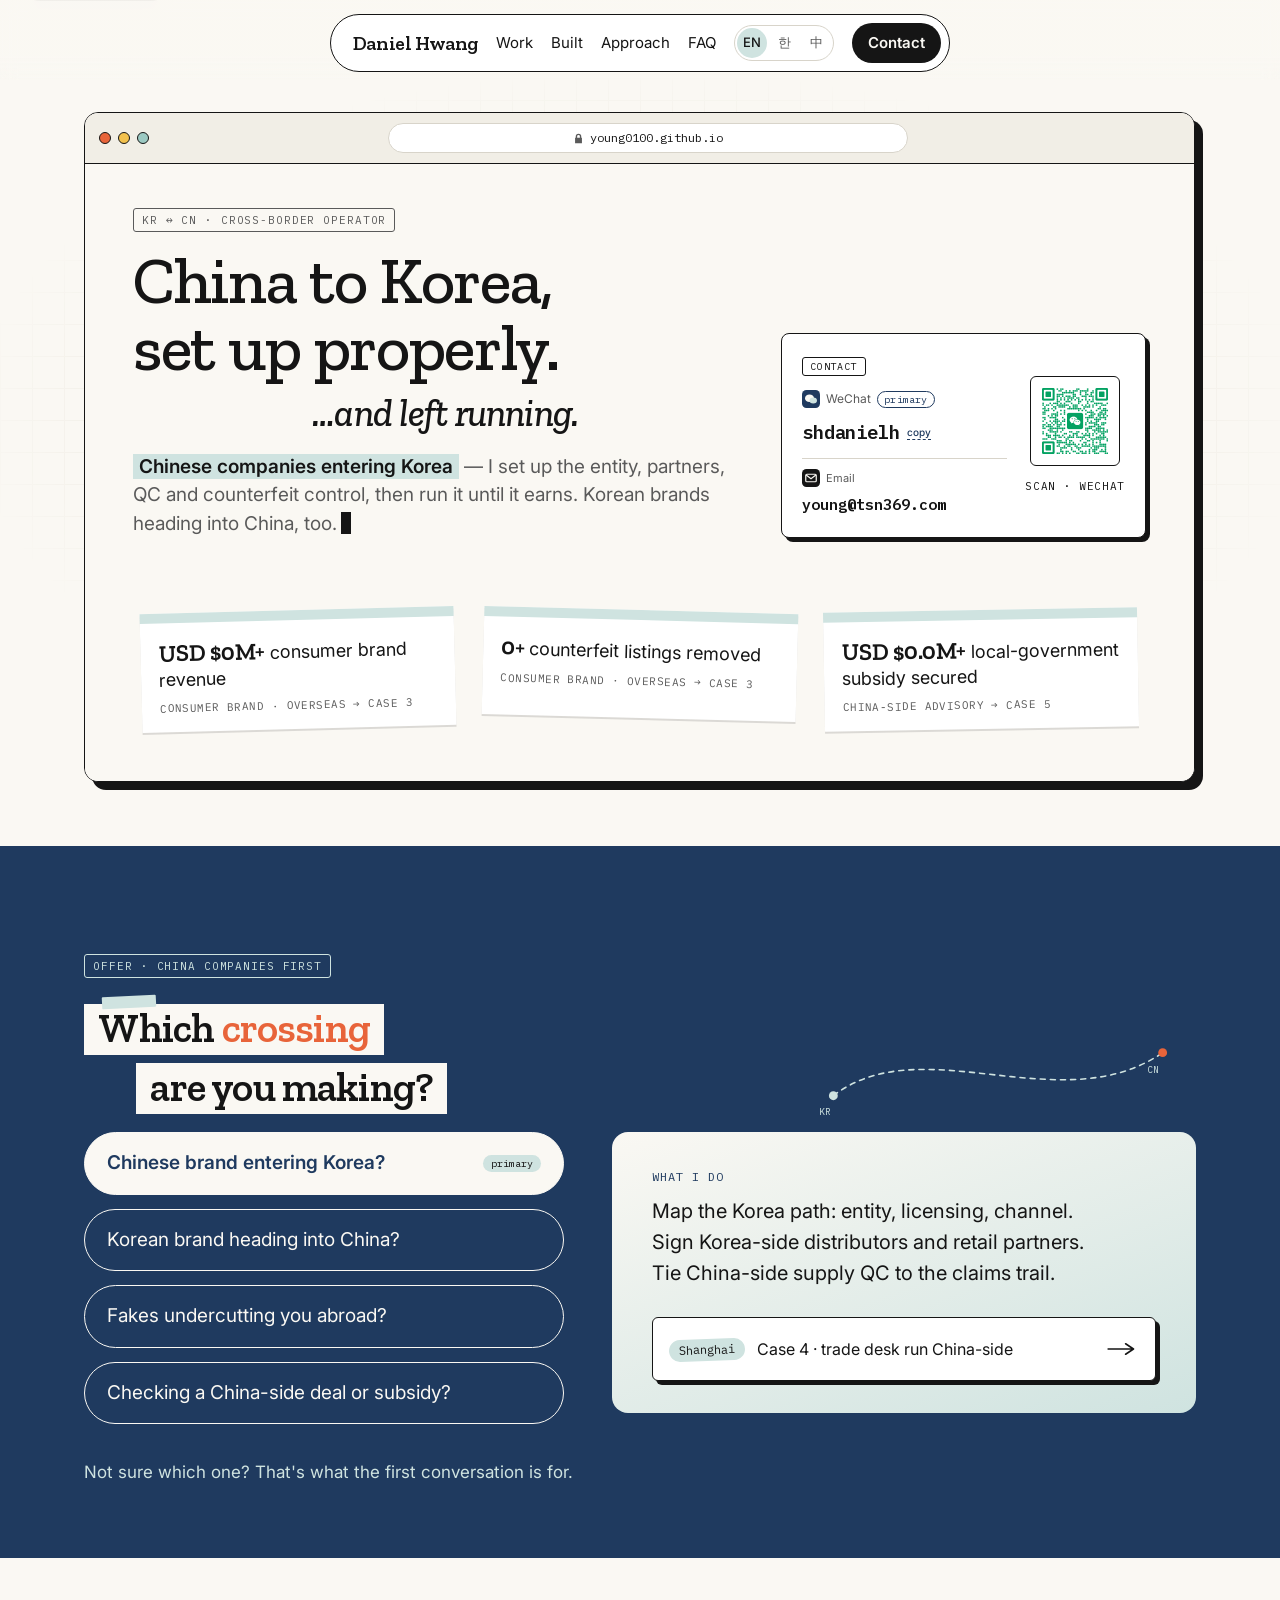
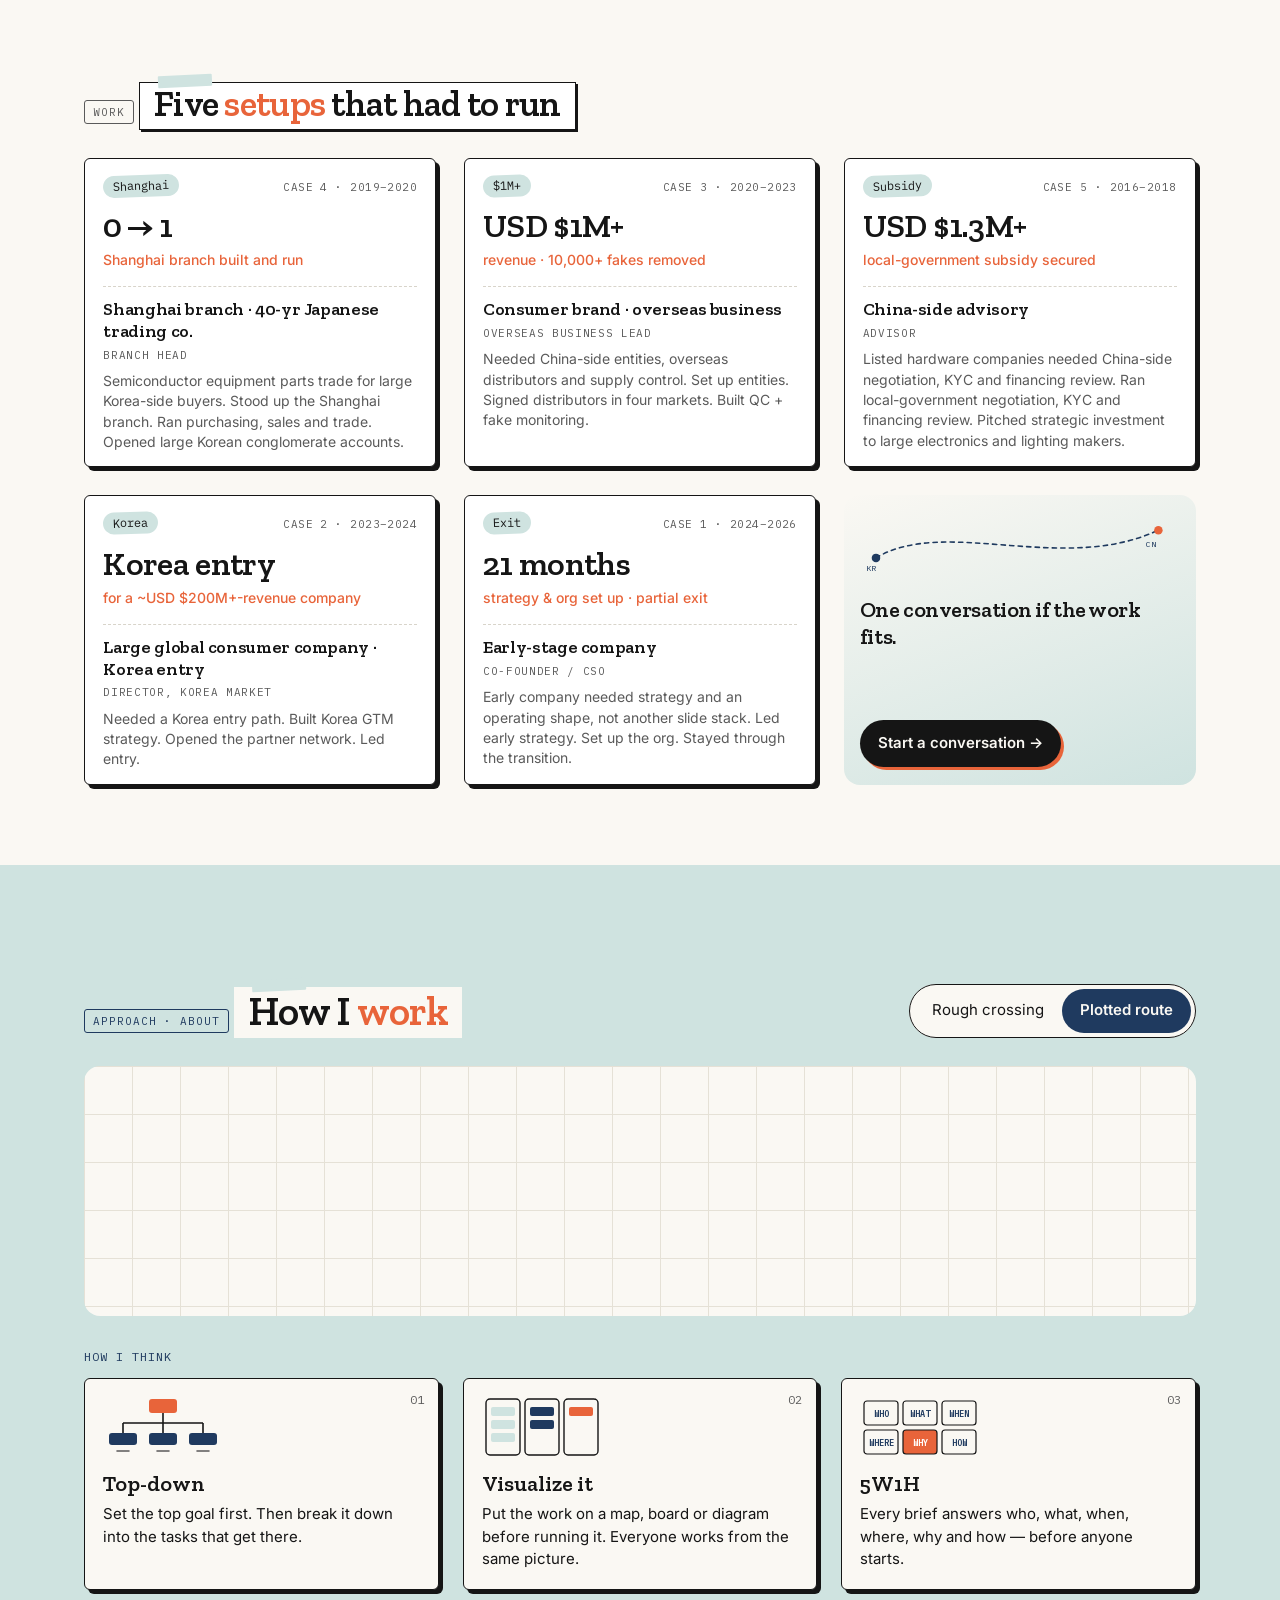
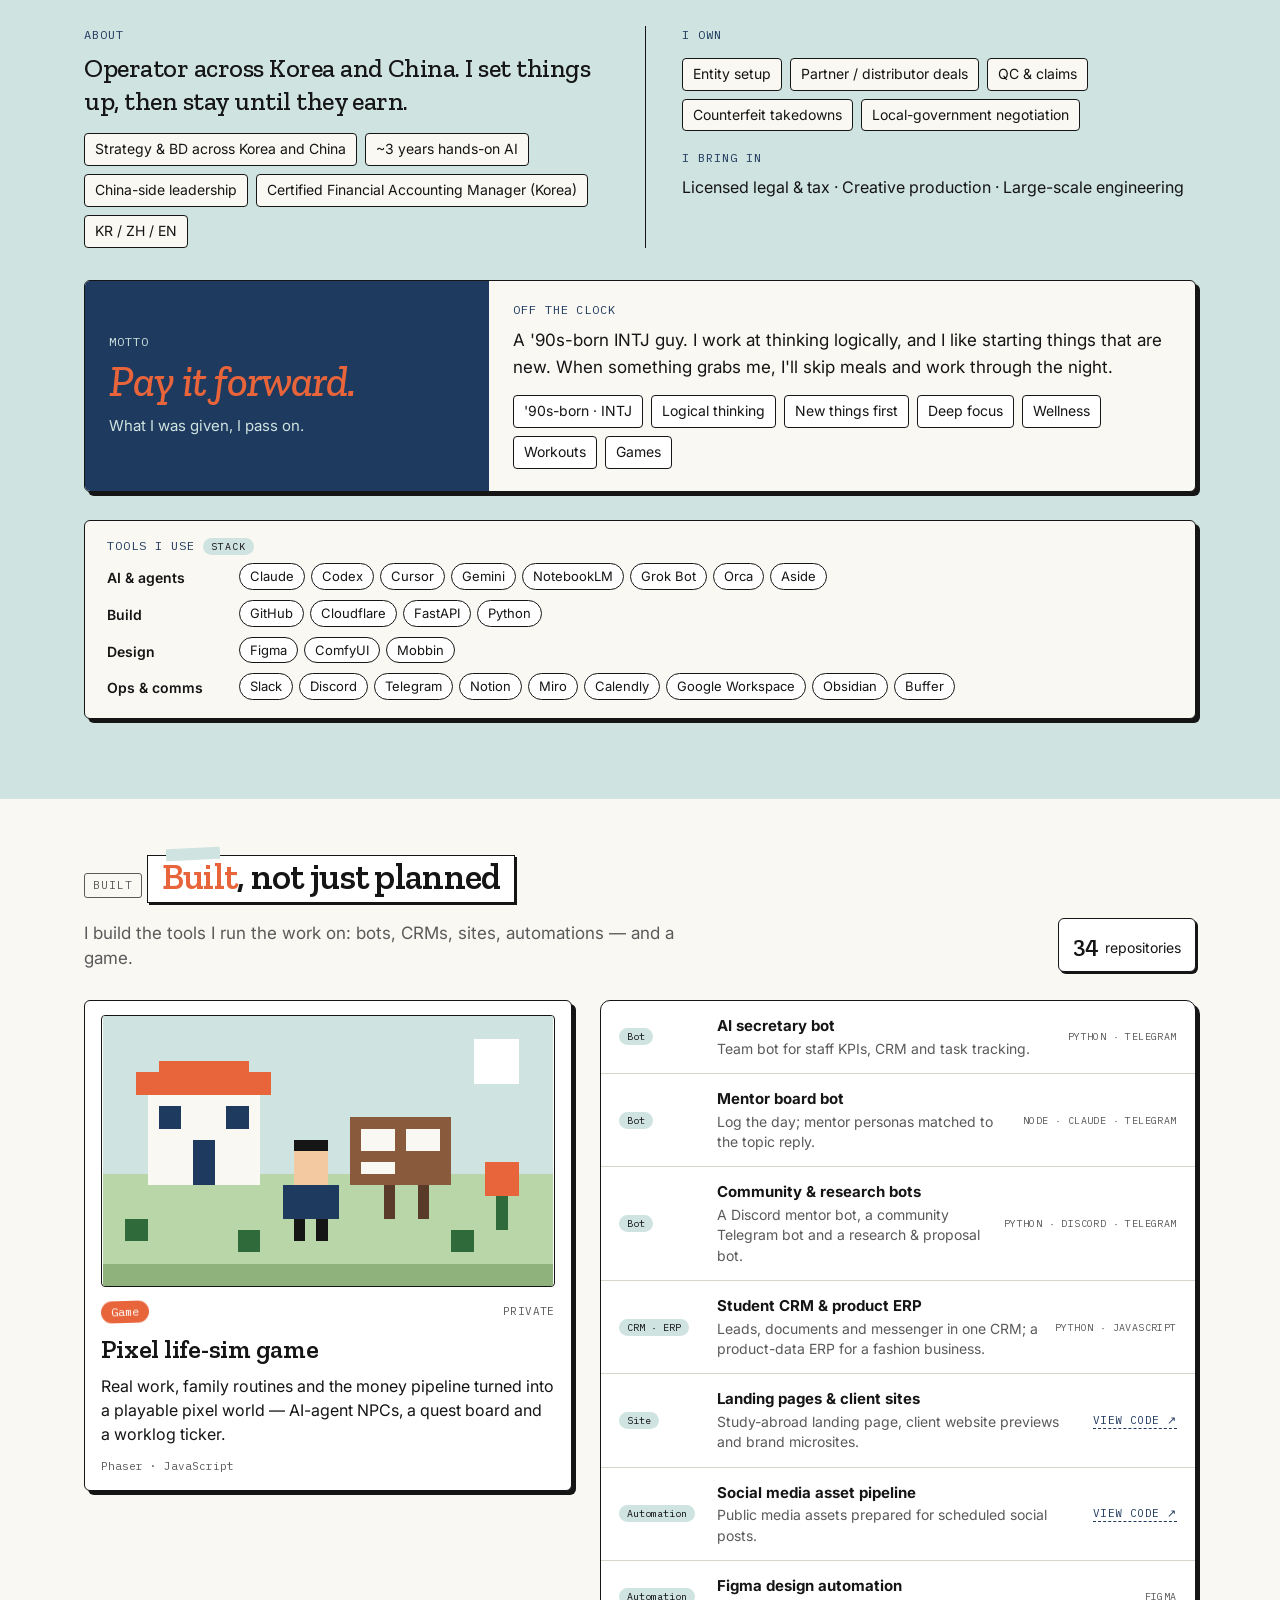
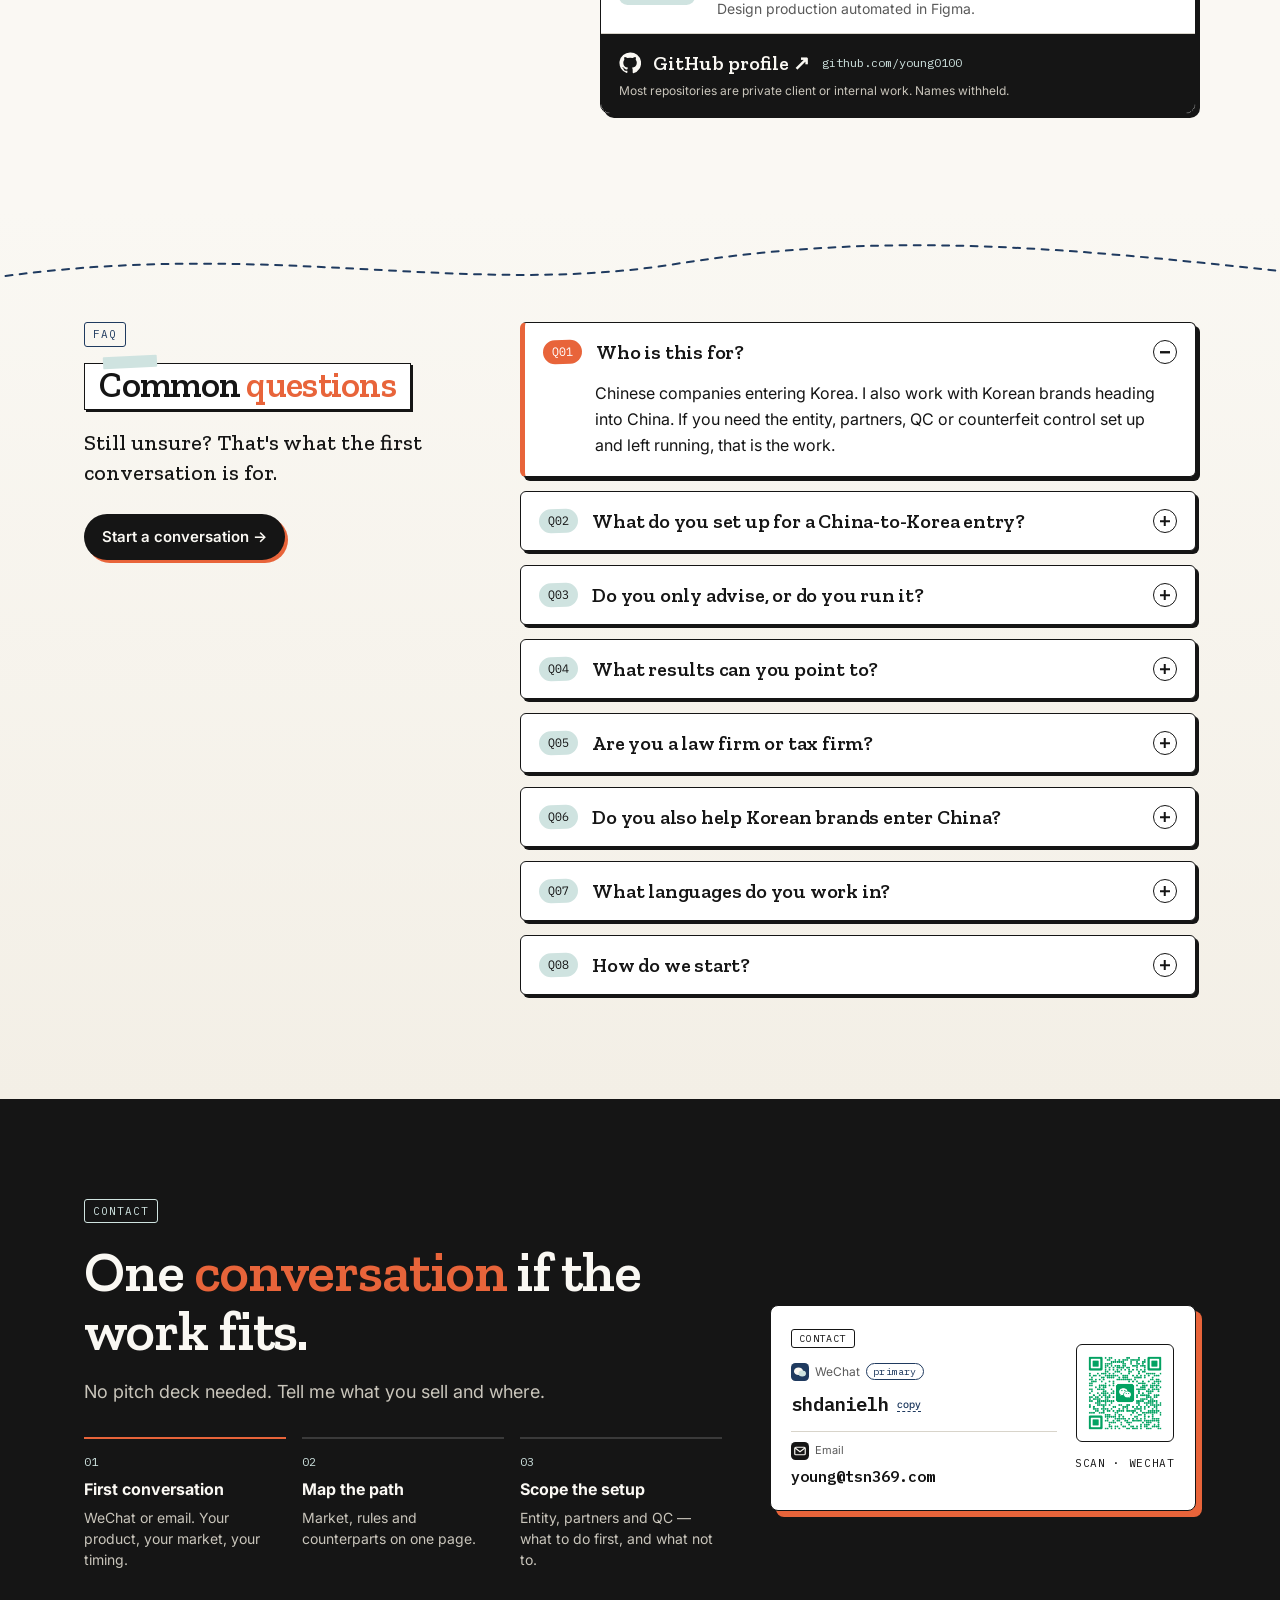
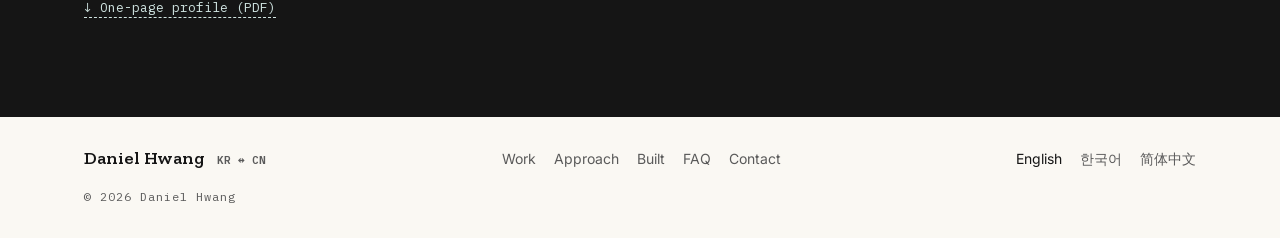
<file: index.html>
<!DOCTYPE html><html lang="en"> <head><meta charset="utf-8"><meta name="viewport" content="width=device-width, initial-scale=1"><meta http-equiv="Content-Security-Policy" content="default-src 'self'; script-src 'self'; style-src 'self'; img-src 'self'; font-src 'self'; connect-src 'none'; object-src 'none'; base-uri 'self'; form-action 'none'; upgrade-insecure-requests"><meta name="referrer" content="no-referrer"><title>Daniel Hwang — China to Korea, set up properly.</title><meta name="description" content="Cross-border operator. I set up entities, partners, QC and counterfeit control for companies moving between China and Korea — run them until they earn."><meta name="robots" content="index, follow"><meta name="theme-color" content="#FAF8F3"><!-- Chinese dual-core browsers (360, QQ, Sogou): render with the modern engine; keep Baidu/UC mobile from transcoding the page. --><meta name="renderer" content="webkit"><meta http-equiv="Cache-Control" content="no-transform"><meta name="applicable-device" content="pc,mobile"><link rel="canonical" href="https://young0100.github.io/"><link rel="alternate" hreflang="en" href="https://young0100.github.io/"><link rel="alternate" hreflang="ko" href="https://young0100.github.io/ko/"><link rel="alternate" hreflang="zh-Hans" href="https://young0100.github.io/zh/"><link rel="alternate" hreflang="x-default" href="https://young0100.github.io/"><link rel="icon" href="/favicon.svg" type="image/svg+xml"><link rel="preload" href="/fonts/zilla-slab-500.woff2" as="font" type="font/woff2" crossorigin><link rel="preload" href="/fonts/inter-latin.woff2" as="font" type="font/woff2" crossorigin><meta property="og:title" content="Daniel Hwang — China to Korea, set up properly."><meta property="og:description" content="Cross-border operator. I set up entities, partners, QC and counterfeit control for companies moving between China and Korea — run them until they earn."><meta property="og:type" content="website"><meta property="og:locale" content="en_US"><meta property="og:url" content="https://young0100.github.io/"><meta property="og:image" content="https://young0100.github.io/og/og-en.png"><meta property="og:image:width" content="1200"><meta property="og:image:height" content="630"><meta name="twitter:card" content="summary_large_image"><meta name="twitter:title" content="Daniel Hwang — China to Korea, set up properly."><meta name="twitter:description" content="Cross-border operator. I set up entities, partners, QC and counterfeit control for companies moving between China and Korea — run them until they earn."><meta name="twitter:image" content="https://young0100.github.io/og/og-en.png"><script type="application/ld+json">{"@context":"https://schema.org","@type":"Person","name":"Daniel Hwang","jobTitle":"Cross-border operator","knowsLanguage":["ko","zh","en"],"url":"https://young0100.github.io/","sameAs":["https://github.com/young0100"]}</script><script type="application/ld+json">{"@context":"https://schema.org","@type":"FAQPage","inLanguage":"en","mainEntity":[{"@type":"Question","name":"Who is this for?","acceptedAnswer":{"@type":"Answer","text":"Chinese companies entering Korea. I also work with Korean brands heading into China. If you need the entity, partners, QC or counterfeit control set up and left running, that is the work."}},{"@type":"Question","name":"What do you set up for a China-to-Korea entry?","acceptedAnswer":{"@type":"Answer","text":"I map the Korea path (entity, licensing, channel), sign Korea-side distributors and retail partners, and tie China-side supply QC to the claims trail. When fakes are undercutting you abroad, I add counterfeit monitoring and takedowns."}},{"@type":"Question","name":"Do you only advise, or do you run it?","acceptedAnswer":{"@type":"Answer","text":"I set it up, then stay until it earns and can run without me. The sequence is map → set up → run and hand over."}},{"@type":"Question","name":"What results can you point to?","acceptedAnswer":{"@type":"Answer","text":"From past work (company names withheld): USD $1M+ consumer-brand overseas revenue; 10,000+ counterfeit listings removed; USD $1.3M+ local-government subsidy secured on China-side advisory; Korea entry strategy and local partner network for a ~USD $200M+-revenue global consumer company."}},{"@type":"Question","name":"Are you a law firm or tax firm?","acceptedAnswer":{"@type":"Answer","text":"No. I own entity setup, partner and distributor deals, QC and claims, counterfeit takedowns, and local-government negotiation. Licensed legal and tax are brought in when the work needs them."}},{"@type":"Question","name":"Do you also help Korean brands enter China?","acceptedAnswer":{"@type":"Answer","text":"Yes. Same operator model on the China side: entities, partners, QC, and counterfeit control, left running."}},{"@type":"Question","name":"What languages do you work in?","acceptedAnswer":{"@type":"Answer","text":"Korean, Chinese, and English."}},{"@type":"Question","name":"How do we start?","acceptedAnswer":{"@type":"Answer","text":"One conversation if the work fits. WeChat ID shdanielh, or email young@tsn369.com."}}]}</script><link rel="stylesheet" href="/_astro/index.C_ASZvHa.css"></head> <body>  <a class="skip" href="#top">Skip to content</a> <div class="nav-wrap"> <input class="nav-toggle" id="nav-toggle" type="checkbox"> <div class="nav-pill"> <a class="wordmark" href="#top">Daniel Hwang</a> <div class="nav-links" id="nav-links"> <a href="#work">Work</a> <a href="#built">Built</a> <a href="#approach">Approach</a> <a href="#faq">FAQ</a> </div> <nav class="lang" aria-label="Language"> <a href="/?lang=en" hreflang="en" lang="en" aria-current="page" title="English"> EN </a><a href="/ko/" hreflang="ko" lang="ko" title="한국어"> 한 </a><a href="/zh/" hreflang="zh-Hans" lang="zh-Hans" title="简体中文"> 中 </a> </nav> <a class="nav-cta" href="#contact">Contact</a> <label class="burger" for="nav-toggle"> <span class="sr">Open menu</span> <span></span> <span></span> <span></span> </label> </div> </div> <main> <section class="hero" id="top"> <div class="wrap"> <div class="bw"> <div class="bw-bar" aria-hidden="true"> <span class="bw-dots"><i></i><i></i><i></i></span> <span class="bw-url"> <svg viewBox="0 0 16 16" width="11" height="11"><path d="M4 7V5a4 4 0 0 1 8 0v2h1v8H3V7h1Zm2 0h4V5a2 2 0 1 0-4 0v2Z" fill="currentColor"></path></svg> <b>young0100.github.io</b> </span> </div> <div class="bw-body hero-grid"> <div class="hero-copy"> <p class="otag tag-muted"> KR ↔ CN<span class="tag-rest"> · Cross-border operator</span> </p> <h1>China to Korea,<br>set up properly.</h1> <p class="tail">…and left running.</p> <p class="lede"> <strong class="mark">Chinese companies entering Korea</strong> — I set up the entity, partners, QC and counterfeit control, then run it until it earns. Korean brands heading into China, too.<span class="caret" aria-hidden="true"></span> </p> </div> <div class="hero-contact"> <article class="contact-card qr-hero" aria-label="Contact"> <div class="contact-main"> <p class="otag contact-tag">Contact</p> <div class="ch"> <p class="ch-label"> <svg class="ico" viewBox="0 0 24 24" width="18" height="18" aria-hidden="true"> <rect width="24" height="24" rx="6" fill="#1F3A5F"></rect> <ellipse cx="10" cy="11" rx="6" ry="5" fill="#FAF8F3"></ellipse> <ellipse cx="15" cy="14" rx="5" ry="4" fill="#CFE3E0"></ellipse> </svg> WeChat <span class="badge">primary</span> </p> <button class="wx-copy" type="button" data-copy="shdanielh"> <span class="wx-id">shdanielh</span> <span class="copy-word">copy</span> <span class="sr">WeChat ID</span> </button> </div> <div class="ch email-ch"> <p class="ch-label"> <svg class="ico" viewBox="0 0 24 24" width="18" height="18" aria-hidden="true"> <rect width="24" height="24" rx="6" fill="#151515"></rect> <rect x="5" y="7" width="14" height="10" rx="1.5" fill="none" stroke="#FAF8F3" stroke-width="1.6"></rect> <path d="M5.5 8 L12 13 L18.5 8" fill="none" stroke="#FAF8F3" stroke-width="1.6"></path> </svg> Email </p> <a class="email" href="mailto:young@tsn369.com">young@tsn369.com</a> </div> </div> <div class="qr-block"> <div class="qr-frame"> <picture> <source srcset="/contact/wechat-qr-shdanielh.webp" type="image/webp"> <img src="/contact/wechat-qr-shdanielh.jpg" width="640" height="640" alt="WeChat QR code for shdanielh"> </picture> </div> <p class="qr-cap">Scan · WeChat</p> </div> </article> </div> <ul class="chips"> <li> <a class="chip" href="#case-3"> <p class="chip-lead"><span>USD $1M+</span> consumer brand revenue</p> <p class="chip-meta">Consumer brand · overseas → Case 3</p> </a> </li><li> <a class="chip" href="#case-3"> <p class="chip-lead"><span>10,000+</span> counterfeit listings removed</p> <p class="chip-meta">Consumer brand · overseas → Case 3</p> </a> </li><li> <a class="chip" href="#case-5"> <p class="chip-lead"><span>USD $1.3M+</span> local-government subsidy secured</p> <p class="chip-meta">China-side advisory → Case 5</p> </a> </li> </ul> </div> </div> </div> </section> <section class="offer" id="offer"> <div class="wrap offer-grid"> <p class="otag offer-tag"> Offer · China<span class="tag-rest"> companies first</span> </p> <h2 class="offer-title"> <span class="tab">Which <span class="sig">crossing</span></span> <span class="tab tab-indent">are you making?</span> </h2> <svg class="route route-offer" viewBox="0 0 600 160" fill="none" aria-hidden="true"> <path d="M40 118 C 180 10, 400 160, 560 50" stroke="currentColor" stroke-width="2.5" stroke-dasharray="8 8" stroke-linecap="round"></path> <circle cx="40" cy="118" r="7" fill="currentColor"></circle> <circle cx="560" cy="50" r="7" class="dot-cn"></circle> <text x="18" y="148">KR</text> <text x="536" y="82">CN</text> </svg> <div class="pills"> <a class="qpill is-primary" href="#offer-panel"> <span>Chinese brand entering Korea?</span> <span class="sticker sticker-flat">primary</span> </a><a class="qpill" href="#case-4">Korean brand heading into China?</a><a class="qpill" href="#case-3">Fakes undercutting you abroad?</a><a class="qpill" href="#case-5">Checking a China-side deal or subsidy?</a> </div> <div class="sheet" id="offer-panel"> <p class="kicker">What I do</p> <p class="sheet-copy"> Map the Korea path: entity, licensing, channel.<br>Sign Korea-side distributors and retail partners.<br>Tie China-side supply QC to the claims trail.<br> </p> <a class="case-jump" href="#case-4"> <span class="sticker">Shanghai</span> <span class="case-jump-label">Case 4 · trade desk run China-side</span> <svg class="arrow" viewBox="0 0 36 16" width="32" height="14" aria-hidden="true"> <path d="M1 8 H28 M21 2 L30 8 L21 14" fill="none" stroke="currentColor" stroke-width="1.8" stroke-linecap="round" stroke-linejoin="round"></path> </svg> </a> </div> <p class="offer-foot">Not sure which one? That&#39;s what the first conversation is for.</p> </div> </section> <section class="work" id="work"> <div class="wrap"> <p class="otag tag-muted">Work</p> <h2 class="tab tab-frame work-title"> Five <span class="sig">setups</span><span class="title-rest"> that had to run</span> </h2> <div class="case-grid"> <article class="case" id="case-4"> <header class="case-top"> <span class="sticker">Shanghai</span> <p class="case-meta"> Case 4 · 2019–2020 </p> </header> <p class="case-big">0 → 1</p> <p class="case-biglabel">Shanghai branch built and run</p> <h3>Shanghai branch · 40-yr Japanese trading co.</h3> <p class="role">Branch head</p> <p class="problem">Semiconductor equipment parts trade for large Korea-side buyers. Stood up the Shanghai branch. Ran purchasing, sales and trade. Opened large Korean conglomerate accounts.</p> </article><article class="case" id="case-3"> <header class="case-top"> <span class="sticker">$1M+</span> <p class="case-meta"> Case 3 · 2020–2023 </p> </header> <p class="case-big">USD $1M+</p> <p class="case-biglabel">revenue · 10,000+ fakes removed</p> <h3>Consumer brand · overseas business</h3> <p class="role">Overseas business lead</p> <p class="problem">Needed China-side entities, overseas distributors and supply control. Set up entities. Signed distributors in four markets. Built QC + fake monitoring.</p> </article><article class="case" id="case-5"> <header class="case-top"> <span class="sticker">Subsidy</span> <p class="case-meta"> Case 5 · 2016–2018 </p> </header> <p class="case-big">USD $1.3M+</p> <p class="case-biglabel">local-government subsidy secured</p> <h3>China-side advisory</h3> <p class="role">Advisor</p> <p class="problem">Listed hardware companies needed China-side negotiation, KYC and financing review. Ran local-government negotiation, KYC and financing review. Pitched strategic investment to large electronics and lighting makers.</p> </article><article class="case" id="case-2"> <header class="case-top"> <span class="sticker">Korea</span> <p class="case-meta"> Case 2 · 2023–2024 </p> </header> <p class="case-big">Korea entry</p> <p class="case-biglabel">for a ~USD $200M+-revenue company</p> <h3>Large global consumer company · Korea entry</h3> <p class="role">Director, Korea market</p> <p class="problem">Needed a Korea entry path. Built Korea GTM strategy. Opened the partner network. Led entry.</p> </article><article class="case" id="case-1"> <header class="case-top"> <span class="sticker">Exit</span> <p class="case-meta"> Case 1 · 2024–2026 </p> </header> <p class="case-big">21 months</p> <p class="case-biglabel">strategy &amp; org set up · partial exit</p> <h3>Early-stage company</h3> <p class="role">Co-founder / CSO</p> <p class="problem">Early company needed strategy and an operating shape, not another slide stack. Led early strategy. Set up the org. Stayed through the transition.</p> </article> <aside class="cta-tile"> <svg class="route route-tile" viewBox="0 0 600 120" fill="none" aria-hidden="true"> <path d="M30 88 C 160 10, 380 120, 560 36" stroke="currentColor" stroke-width="3" stroke-dasharray="8 8" stroke-linecap="round"></path> <circle cx="30" cy="88" r="8" fill="currentColor"></circle> <circle cx="560" cy="36" r="8" class="dot-cn"></circle> <text x="12" y="112">KR</text> <text x="536" y="68">CN</text> </svg> <p class="cta-line">One conversation if the work fits.</p> <a class="cta-btn" href="#contact">Start a conversation →</a> </aside> </div> </div> </section>  <section class="approach" id="approach"> <div class="wrap"> <div class="approach-head"> <div> <p class="otag approach-tag">Approach · About</p> <h2 class="tab">How I <span class="sig">work</span></h2> </div> <fieldset class="seg"> <legend class="sr">Route</legend> <input type="radio" name="route" id="route-rough" value="rough"> <label for="route-rough">Rough crossing</label> <input type="radio" name="route" id="route-plotted" value="plotted" checked> <label for="route-plotted">Plotted route</label> </fieldset> </div> <p id="route-status" class="sr">Plotted route</p> <div class="map" id="route-map"> <svg class="route-plotted" viewBox="0 0 1248 230" fill="none" aria-hidden="true"> <path d="M120 160 C 300 60, 420 200, 620 120 S 940 40, 1120 100" stroke="#1F3A5F" stroke-width="3" stroke-dasharray="10 8" stroke-linecap="round"></path> <circle cx="120" cy="160" r="12" fill="#1F3A5F"></circle> <circle cx="620" cy="120" r="12" fill="#1F3A5F"></circle> <circle cx="1120" cy="100" r="12" fill="#E8643A"></circle> </svg> <svg class="route-rough" viewBox="0 0 1248 230" fill="none" aria-hidden="true"> <path d="M120 160 C 40 40, 280 230, 300 90 S 250 20, 460 170 S 520 40, 620 120 S 700 230, 860 60 S 980 10, 1120 100" stroke="#1F3A5F" stroke-width="3" stroke-dasharray="4 7" stroke-linecap="round"></path> <circle cx="120" cy="160" r="12" fill="#1F3A5F"></circle> <circle cx="620" cy="120" r="12" fill="#1F3A5F"></circle> <circle cx="1120" cy="100" r="12" fill="#E8643A"></circle> </svg> <ol class="steps"> <li><b>1 · Map</b> <span>market, rules, counterparts</span></li><li><b>2 · Set up</b> <span>entity, partners, QC</span></li><li><b>3 · Run &amp; hand over</b> <span>until it runs without me</span></li> </ol> </div> <div class="think"> <p class="kicker think-kicker">How I think</p> <ol class="think-grid"> <li class="think-card"> <span class="think-n">01</span> <svg class="think-ico" viewBox="0 0 120 64" fill="none" aria-hidden="true"> <rect x="46" y="4" width="28" height="14" rx="3" fill="#E8643A"></rect> <path d="M60 18 V28 M20 28 H100 M20 28 V38 M60 28 V38 M100 28 V38" stroke="#151515" stroke-width="1.6"></path> <rect x="6" y="38" width="28" height="12" rx="3" fill="#1F3A5F"></rect> <rect x="46" y="38" width="28" height="12" rx="3" fill="#1F3A5F"></rect> <rect x="86" y="38" width="28" height="12" rx="3" fill="#1F3A5F"></rect> <path d="M14 56 H26 M54 56 H66 M94 56 H106" stroke="#5A5A5A" stroke-width="1.6" stroke-linecap="round"></path> </svg> <h3>Top-down</h3> <p>Set the top goal first. Then break it down into the tasks that get there.</p> </li> <li class="think-card"> <span class="think-n">02</span> <svg class="think-ico" viewBox="0 0 120 64" fill="none" aria-hidden="true"> <rect x="4" y="4" width="34" height="56" rx="4" stroke="#151515" stroke-width="1.4"></rect> <rect x="43" y="4" width="34" height="56" rx="4" stroke="#151515" stroke-width="1.4"></rect> <rect x="82" y="4" width="34" height="56" rx="4" stroke="#151515" stroke-width="1.4"></rect> <rect x="9" y="12" width="24" height="9" rx="2" fill="#CFE3E0"></rect> <rect x="9" y="25" width="24" height="9" rx="2" fill="#CFE3E0"></rect> <rect x="9" y="38" width="24" height="9" rx="2" fill="#CFE3E0"></rect> <rect x="48" y="12" width="24" height="9" rx="2" fill="#1F3A5F"></rect> <rect x="48" y="25" width="24" height="9" rx="2" fill="#1F3A5F"></rect> <rect x="87" y="12" width="24" height="9" rx="2" fill="#E8643A"></rect> </svg> <h3>Visualize it</h3> <p>Put the work on a map, board or diagram before running it. Everyone works from the same picture.</p> </li> <li class="think-card"> <span class="think-n">03</span> <svg class="think-ico" viewBox="0 0 120 64" fill="none" aria-hidden="true"> <g> <rect x="4" y="6" width="34" height="24" rx="3" fill="#FAF8F3" stroke="#151515" stroke-width="1.2"></rect> <text x="21" y="22" text-anchor="middle" font-size="8.5" font-family="IBM Plex Mono, monospace" font-weight="600" fill="#1F3A5F">WHO</text> </g><g> <rect x="43" y="6" width="34" height="24" rx="3" fill="#FAF8F3" stroke="#151515" stroke-width="1.2"></rect> <text x="60" y="22" text-anchor="middle" font-size="8.5" font-family="IBM Plex Mono, monospace" font-weight="600" fill="#1F3A5F">WHAT</text> </g><g> <rect x="82" y="6" width="34" height="24" rx="3" fill="#FAF8F3" stroke="#151515" stroke-width="1.2"></rect> <text x="99" y="22" text-anchor="middle" font-size="8.5" font-family="IBM Plex Mono, monospace" font-weight="600" fill="#1F3A5F">WHEN</text> </g><g> <rect x="4" y="35" width="34" height="24" rx="3" fill="#FAF8F3" stroke="#151515" stroke-width="1.2"></rect> <text x="21" y="51" text-anchor="middle" font-size="8.5" font-family="IBM Plex Mono, monospace" font-weight="600" fill="#1F3A5F">WHERE</text> </g><g> <rect x="43" y="35" width="34" height="24" rx="3" fill="#E8643A" stroke="#151515" stroke-width="1.2"></rect> <text x="60" y="51" text-anchor="middle" font-size="8.5" font-family="IBM Plex Mono, monospace" font-weight="600" fill="#FFFFFF">WHY</text> </g><g> <rect x="82" y="35" width="34" height="24" rx="3" fill="#FAF8F3" stroke="#151515" stroke-width="1.2"></rect> <text x="99" y="51" text-anchor="middle" font-size="8.5" font-family="IBM Plex Mono, monospace" font-weight="600" fill="#1F3A5F">HOW</text> </g> </svg> <h3>5W1H</h3> <p>Every brief answers who, what, when, where, why and how — before anyone starts.</p> </li> </ol> </div> <div class="about-grid"> <div id="about"> <p class="kicker">About</p> <p class="about-line">Operator across Korea and China. I set things up, then stay until they earn.</p> <ul class="tags"> <li>Strategy &amp; BD across Korea and China</li><li>~3 years hands-on AI</li><li>China-side leadership</li><li>Certified Financial Accounting Manager (Korea)</li><li>KR / ZH / EN</li> </ul> </div> <div class="own"> <p class="kicker">I own</p> <ul class="tags"> <li>Entity setup</li><li>Partner / distributor deals</li><li>QC &amp; claims</li><li>Counterfeit takedowns</li><li>Local-government negotiation</li> </ul> <p class="kicker bring">I bring in</p> <p class="bring-line">Licensed legal &amp; tax · Creative production · Large-scale engineering</p> </div> </div> <div class="personal"> <div class="motto"> <p class="kicker">Motto</p> <p class="motto-line">Pay it forward.</p> <p class="motto-sub">What I was given, I pass on.</p> </div> <div class="personal-body"> <p class="kicker">Off the clock</p> <p class="personal-line">A &#39;90s-born INTJ guy. I work at thinking logically, and I like starting things that are new. When something grabs me, I&#39;ll skip meals and work through the night.</p> <ul class="tags personal-tags"> <li>&#39;90s-born · INTJ</li><li>Logical thinking</li><li>New things first</li><li>Deep focus</li><li>Wellness</li><li>Workouts</li><li>Games</li> </ul> </div> </div> <div class="approach-bottom"> <div class="tools"> <p class="kicker">Tools I use <span class="sticker sticker-flat">stack</span></p> <dl class="tool-groups"> <div class="tool-row"> <dt>AI &amp; agents</dt> <dd> <ul class="tool-chips"> <li>Claude</li><li>Codex</li><li>Cursor</li><li>Gemini</li><li>NotebookLM</li><li>Grok Bot</li><li>Orca</li><li>Aside</li> </ul> </dd> </div><div class="tool-row"> <dt>Build</dt> <dd> <ul class="tool-chips"> <li>GitHub</li><li>Cloudflare</li><li>FastAPI</li><li>Python</li> </ul> </dd> </div><div class="tool-row"> <dt>Design</dt> <dd> <ul class="tool-chips"> <li>Figma</li><li>ComfyUI</li><li>Mobbin</li> </ul> </dd> </div><div class="tool-row"> <dt>Ops &amp; comms</dt> <dd> <ul class="tool-chips"> <li>Slack</li><li>Discord</li><li>Telegram</li><li>Notion</li><li>Miro</li><li>Calendly</li><li>Google Workspace</li><li>Obsidian</li><li>Buffer</li> </ul> </dd> </div> </dl> </div> </div> </div> </section> <section class="built" id="built"> <div class="wrap"> <div class="built-head"> <div> <p class="otag tag-muted">Built</p> <h2 class="tab tab-frame built-title"><span class="sig">Built</span>, not just planned</h2> <p class="built-lede">I build the tools I run the work on: bots, CRMs, sites, automations — and a game.</p> </div> <ul class="built-stats"> <li><strong>34</strong> repositories</li> </ul> </div> <div class="built-grid"> <article class="proj proj-game proj-feature"> <svg class="proj-art" viewBox="0 0 40 24" shape-rendering="crispEdges" aria-hidden="true"> <rect x="0" y="0" width="40" height="14" fill="#CFE3E0"></rect><rect x="0" y="14" width="40" height="8" fill="#B9D6A8"></rect><rect x="0" y="22" width="40" height="2" fill="#8FB27C"></rect><rect x="4" y="7" width="10" height="8" fill="#FAF8F3"></rect><rect x="3" y="5" width="12" height="2" fill="#E8643A"></rect><rect x="5" y="4" width="8" height="1" fill="#E8643A"></rect><rect x="8" y="11" width="2" height="4" fill="#1F3A5F"></rect><rect x="5" y="8" width="2" height="2" fill="#1F3A5F"></rect><rect x="11" y="8" width="2" height="2" fill="#1F3A5F"></rect><rect x="22" y="9" width="9" height="6" fill="#8A5A3C"></rect><rect x="23" y="10" width="3" height="2" fill="#FAF8F3"></rect><rect x="27" y="10" width="3" height="2" fill="#FAF8F3"></rect><rect x="23" y="13" width="3" height="1" fill="#FAF8F3"></rect><rect x="25" y="15" width="1" height="3" fill="#5A3A28"></rect><rect x="28" y="15" width="1" height="3" fill="#5A3A28"></rect><rect x="34" y="13" width="3" height="3" fill="#E8643A"></rect><rect x="35" y="16" width="1" height="3" fill="#2F6B3A"></rect><rect x="33" y="2" width="4" height="4" fill="#FFFFFF"></rect><rect x="2" y="18" width="2" height="2" fill="#2F6B3A"></rect><rect x="12" y="19" width="2" height="2" fill="#2F6B3A"></rect><rect x="31" y="19" width="2" height="2" fill="#2F6B3A"></rect> <g class="px-walker"> <rect x="17" y="12" width="3" height="3" fill="#F2C9A0"></rect><rect x="17" y="11" width="3" height="1" fill="#151515"></rect><rect x="16" y="15" width="5" height="3" fill="#1F3A5F"></rect><rect x="17" y="18" width="1" height="2" fill="#151515"></rect><rect x="19" y="18" width="1" height="2" fill="#151515"></rect> </g> </svg> <header class="proj-top"> <span class="sticker">Game</span> <span class="proj-private">private</span> </header> <h3>Pixel life-sim game</h3> <p class="proj-line">Real work, family routines and the money pipeline turned into a playable pixel world — AI-agent NPCs, a quest board and a worklog ticker.</p> <p class="proj-stack">Phaser · JavaScript</p> </article> <ul class="proj-list"> <li class="proj-row"> <span class="sticker sticker-flat">Bot</span> <span class="proj-row-main"> <b>AI secretary bot</b> <span>Team bot for staff KPIs, CRM and task tracking.</span> </span> <span class="proj-private">Python · Telegram</span> </li><li class="proj-row"> <span class="sticker sticker-flat">Bot</span> <span class="proj-row-main"> <b>Mentor board bot</b> <span>Log the day; mentor personas matched to the topic reply.</span> </span> <span class="proj-private">Node · Claude · Telegram</span> </li><li class="proj-row"> <span class="sticker sticker-flat">Bot</span> <span class="proj-row-main"> <b>Community &amp; research bots</b> <span>A Discord mentor bot, a community Telegram bot and a research &amp; proposal bot.</span> </span> <span class="proj-private">Python · Discord · Telegram</span> </li><li class="proj-row"> <span class="sticker sticker-flat">CRM · ERP</span> <span class="proj-row-main"> <b>Student CRM &amp; product ERP</b> <span>Leads, documents and messenger in one CRM; a product-data ERP for a fashion business.</span> </span> <span class="proj-private">Python · JavaScript</span> </li><li class="proj-row"> <span class="sticker sticker-flat">Site</span> <span class="proj-row-main"> <b>Landing pages &amp; client sites</b> <span>Study-abroad landing page, client website previews and brand microsites.</span> </span> <a class="proj-link" href="https://github.com/young0100/mingalar-edu" rel="noopener" target="_blank">View code ↗</a> </li><li class="proj-row"> <span class="sticker sticker-flat">Automation</span> <span class="proj-row-main"> <b>Social media asset pipeline</b> <span>Public media assets prepared for scheduled social posts.</span> </span> <a class="proj-link" href="https://github.com/young0100/otk-media" rel="noopener" target="_blank">View code ↗</a> </li><li class="proj-row"> <span class="sticker sticker-flat">Automation</span> <span class="proj-row-main"> <b>Figma design automation</b> <span>Design production automated in Figma.</span> </span> <span class="proj-private">Figma</span> </li> <li class="proj-row proj-row-gh"> <a class="proj-gh-link" href="https://github.com/young0100" rel="noopener" target="_blank"> <svg viewBox="0 0 24 24" width="22" height="22" aria-hidden="true"> <path fill="currentColor" d="M12 .5a11.5 11.5 0 0 0-3.64 22.41c.58.1.79-.25.79-.56v-2c-3.2.7-3.88-1.37-3.88-1.37-.53-1.33-1.28-1.69-1.28-1.69-1.05-.71.08-.7.08-.7 1.16.08 1.77 1.19 1.77 1.19 1.03 1.77 2.7 1.26 3.36.96.1-.75.4-1.26.73-1.55-2.55-.29-5.24-1.28-5.24-5.68 0-1.26.45-2.28 1.19-3.09-.12-.29-.52-1.46.11-3.05 0 0 .97-.31 3.17 1.18a11 11 0 0 1 5.77 0c2.2-1.49 3.17-1.18 3.17-1.18.63 1.59.23 2.76.11 3.05.74.81 1.19 1.83 1.19 3.09 0 4.41-2.69 5.38-5.26 5.67.41.36.78 1.06.78 2.14v3.17c0 .31.21.67.8.56A11.5 11.5 0 0 0 12 .5Z"></path> </svg> <span class="proj-profile-label">GitHub profile ↗</span> <span class="proj-profile-handle">github.com/young0100</span> <span class="proj-note">Most repositories are private client or internal work. Names withheld.</span> </a> </li> </ul> </div> </div> </section> <section class="faq" id="faq"> <svg class="faq-route" viewBox="0 0 1440 60" preserveAspectRatio="none" fill="none" aria-hidden="true"> <path d="M-10 40 C 300 0, 520 60, 760 26 S 1200 10, 1450 34" stroke="#1F3A5F" stroke-width="2" stroke-dasharray="8 8" stroke-linecap="round"></path> </svg> <div class="wrap faq-grid"> <div class="faq-intro"> <p class="otag faq-tag">FAQ</p> <h2 class="tab tab-frame faq-title">Common <span class="sig">questions</span></h2> <p class="faq-lead">Still unsure? That&#39;s what the first conversation is for.</p> <a class="cta-btn" href="#contact">Start a conversation →</a> </div> <div class="faq-list"> <details class="faq-item" open> <summary> <span class="faq-n">Q01</span> <h3>Who is this for?</h3> <span class="faq-plus" aria-hidden="true"></span> </summary> <p>Chinese companies entering Korea. I also work with Korean brands heading into China. If you need the entity, partners, QC or counterfeit control set up and left running, that is the work.</p> </details><details class="faq-item"> <summary> <span class="faq-n">Q02</span> <h3>What do you set up for a China-to-Korea entry?</h3> <span class="faq-plus" aria-hidden="true"></span> </summary> <p>I map the Korea path (entity, licensing, channel), sign Korea-side distributors and retail partners, and tie China-side supply QC to the claims trail. When fakes are undercutting you abroad, I add counterfeit monitoring and takedowns.</p> </details><details class="faq-item"> <summary> <span class="faq-n">Q03</span> <h3>Do you only advise, or do you run it?</h3> <span class="faq-plus" aria-hidden="true"></span> </summary> <p>I set it up, then stay until it earns and can run without me. The sequence is map → set up → run and hand over.</p> </details><details class="faq-item"> <summary> <span class="faq-n">Q04</span> <h3>What results can you point to?</h3> <span class="faq-plus" aria-hidden="true"></span> </summary> <p>From past work (company names withheld): USD $1M+ consumer-brand overseas revenue; 10,000+ counterfeit listings removed; USD $1.3M+ local-government subsidy secured on China-side advisory; Korea entry strategy and local partner network for a ~USD $200M+-revenue global consumer company.</p> </details><details class="faq-item"> <summary> <span class="faq-n">Q05</span> <h3>Are you a law firm or tax firm?</h3> <span class="faq-plus" aria-hidden="true"></span> </summary> <p>No. I own entity setup, partner and distributor deals, QC and claims, counterfeit takedowns, and local-government negotiation. Licensed legal and tax are brought in when the work needs them.</p> </details><details class="faq-item"> <summary> <span class="faq-n">Q06</span> <h3>Do you also help Korean brands enter China?</h3> <span class="faq-plus" aria-hidden="true"></span> </summary> <p>Yes. Same operator model on the China side: entities, partners, QC, and counterfeit control, left running.</p> </details><details class="faq-item"> <summary> <span class="faq-n">Q07</span> <h3>What languages do you work in?</h3> <span class="faq-plus" aria-hidden="true"></span> </summary> <p>Korean, Chinese, and English.</p> </details><details class="faq-item"> <summary> <span class="faq-n">Q08</span> <h3>How do we start?</h3> <span class="faq-plus" aria-hidden="true"></span> </summary> <p>One conversation if the work fits. WeChat ID shdanielh, or email young@tsn369.com.</p> </details> </div> </div> </section> <section class="start" id="contact"> <div class="wrap start-grid"> <div class="start-copy"> <p class="otag start-tag">Contact</p> <h2 class="start-title">One <span class="sig">conversation</span> if the work fits.</h2> <p class="start-lead">No pitch deck needed. Tell me what you sell and where.</p> <ol class="start-steps"> <li> <span class="start-n">01</span> <b>First conversation</b> <span>WeChat or email. Your product, your market, your timing.</span> </li><li> <span class="start-n">02</span> <b>Map the path</b> <span>Market, rules and counterparts on one page.</span> </li><li> <span class="start-n">03</span> <b>Scope the setup</b> <span>Entity, partners and QC — what to do first, and what not to.</span> </li> </ol> <a class="start-pdf" href="/profile/profile-en.pdf" download>↓ One-page profile (PDF)</a> </div> <article class="contact-card qr-end" aria-label="Contact"> <div class="contact-main"> <p class="otag contact-tag">Contact</p> <div class="ch"> <p class="ch-label"> <svg class="ico" viewBox="0 0 24 24" width="18" height="18" aria-hidden="true"> <rect width="24" height="24" rx="6" fill="#1F3A5F"></rect> <ellipse cx="10" cy="11" rx="6" ry="5" fill="#FAF8F3"></ellipse> <ellipse cx="15" cy="14" rx="5" ry="4" fill="#CFE3E0"></ellipse> </svg> WeChat <span class="badge">primary</span> </p> <button class="wx-copy" type="button" data-copy="shdanielh"> <span class="wx-id">shdanielh</span> <span class="copy-word">copy</span> <span class="sr">WeChat ID</span> </button> </div> <div class="ch email-ch"> <p class="ch-label"> <svg class="ico" viewBox="0 0 24 24" width="18" height="18" aria-hidden="true"> <rect width="24" height="24" rx="6" fill="#151515"></rect> <rect x="5" y="7" width="14" height="10" rx="1.5" fill="none" stroke="#FAF8F3" stroke-width="1.6"></rect> <path d="M5.5 8 L12 13 L18.5 8" fill="none" stroke="#FAF8F3" stroke-width="1.6"></path> </svg> Email </p> <a class="email" href="mailto:young@tsn369.com">young@tsn369.com</a> </div> </div> <div class="qr-block"> <div class="qr-frame"> <picture> <source srcset="/contact/wechat-qr-shdanielh.webp" type="image/webp"> <img src="/contact/wechat-qr-shdanielh.jpg" width="640" height="640" alt="WeChat QR code for shdanielh" loading="lazy"> </picture> </div> <p class="qr-cap">Scan · WeChat</p> </div> </article> </div> </section> </main> <footer class="footer"> <div class="wrap footer-grid"> <p class="footer-mark">Daniel Hwang <span>KR ↔ CN</span></p> <nav class="footer-nav" aria-label="Footer"> <a href="#work">Work</a> <a href="#approach">Approach</a> <a href="#built">Built</a> <a href="#faq">FAQ</a> <a href="#contact">Contact</a> </nav> <nav class="footer-lang" aria-label="Language"> <a href="/?lang=en" lang="en" aria-current="page">English</a><a href="/ko/" lang="ko">한국어</a><a href="/zh/" lang="zh-Hans">简体中文</a> </nav> </div> <p class="footer-copy">© 2026 Daniel Hwang</p>  </footer> <div id="toast" class="toast" role="status" aria-live="polite" data-ok="Copied" data-sel="Select and copy" hidden></div>  <script src="/ui.js" defer></script> </body> </html>
</file>
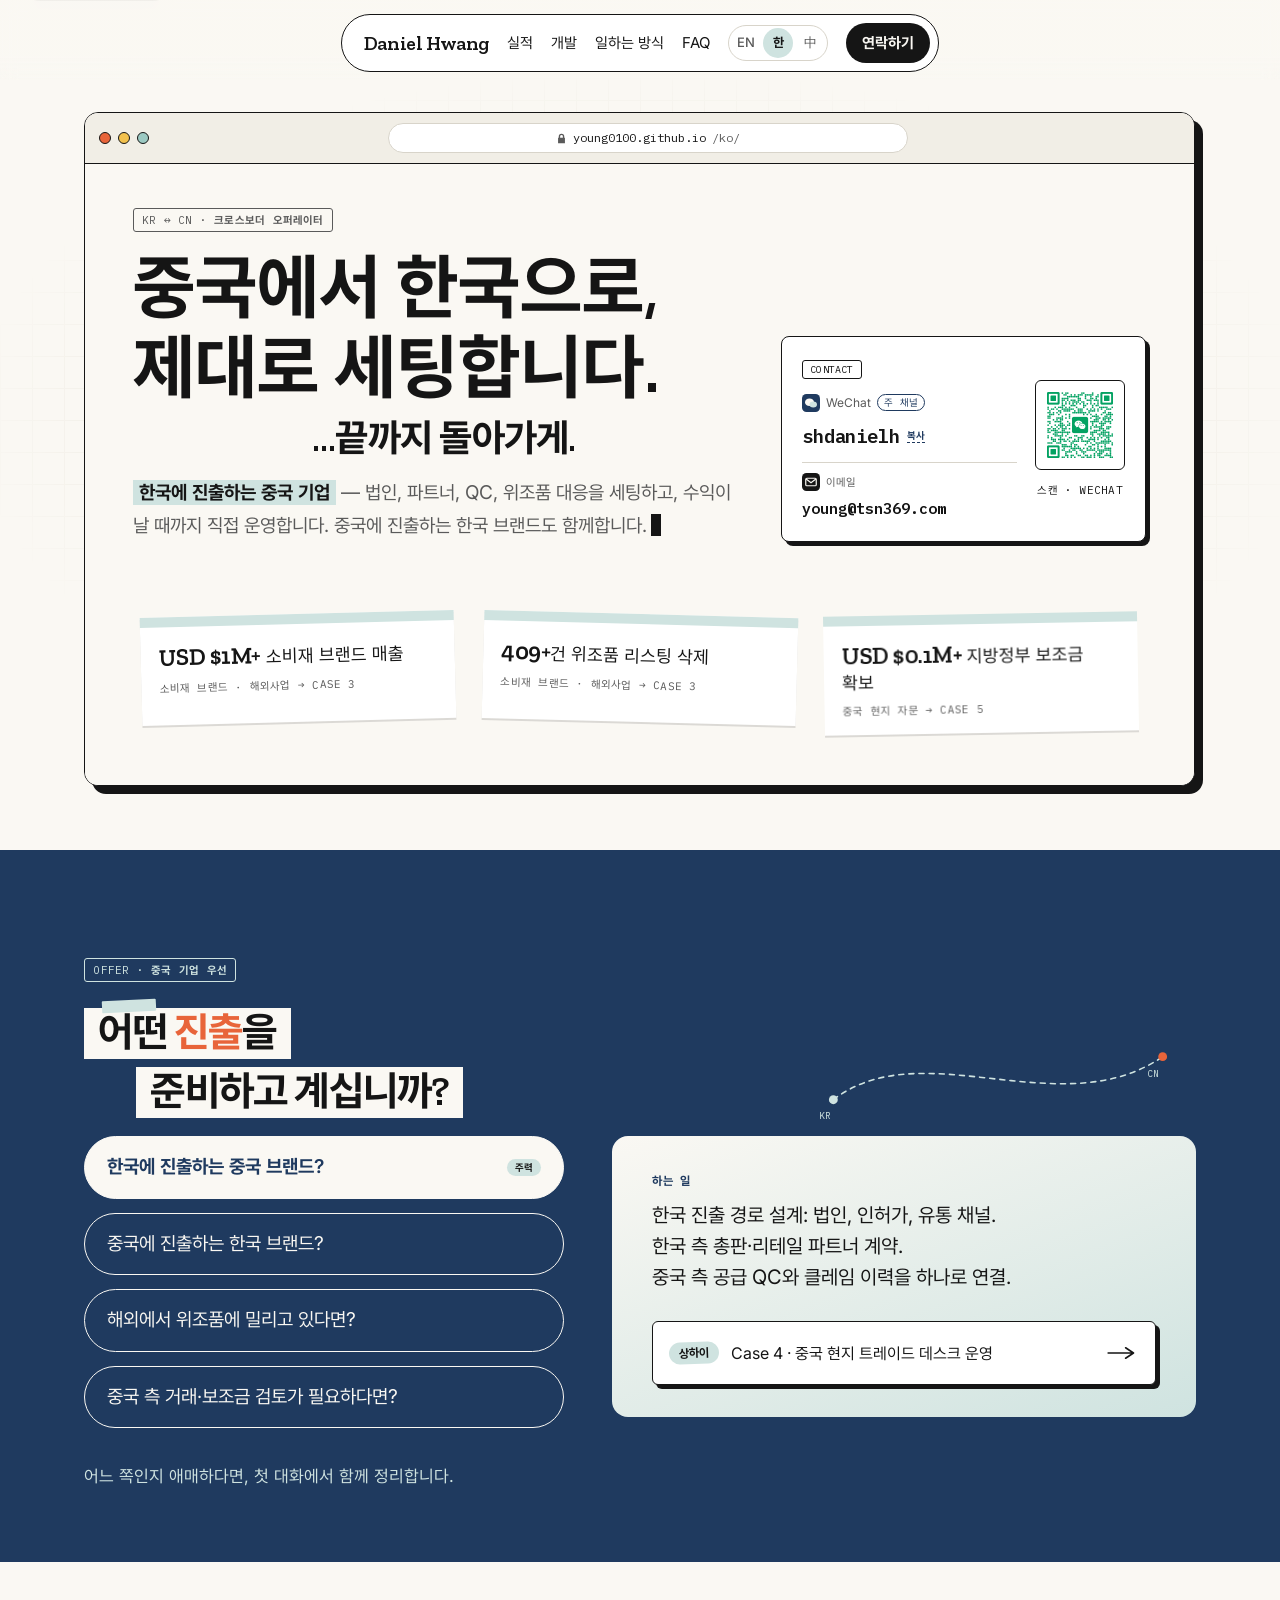
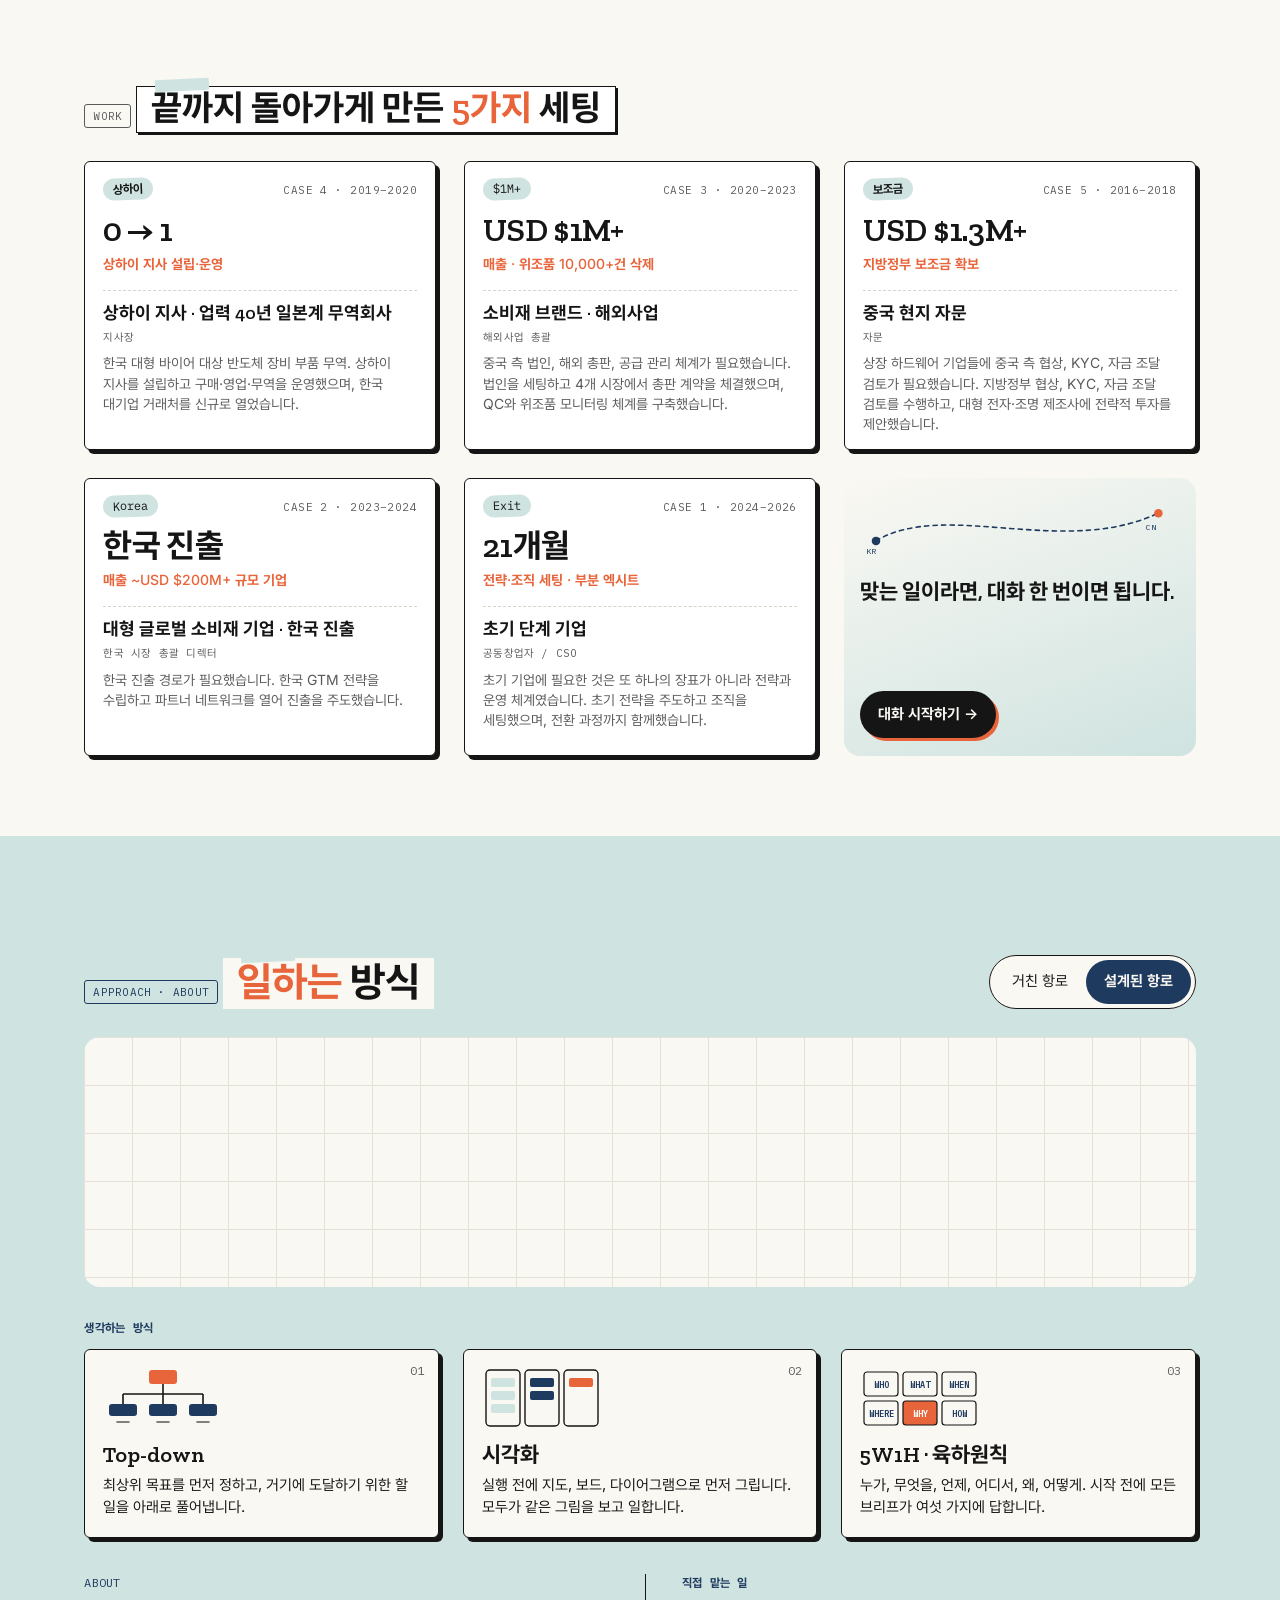
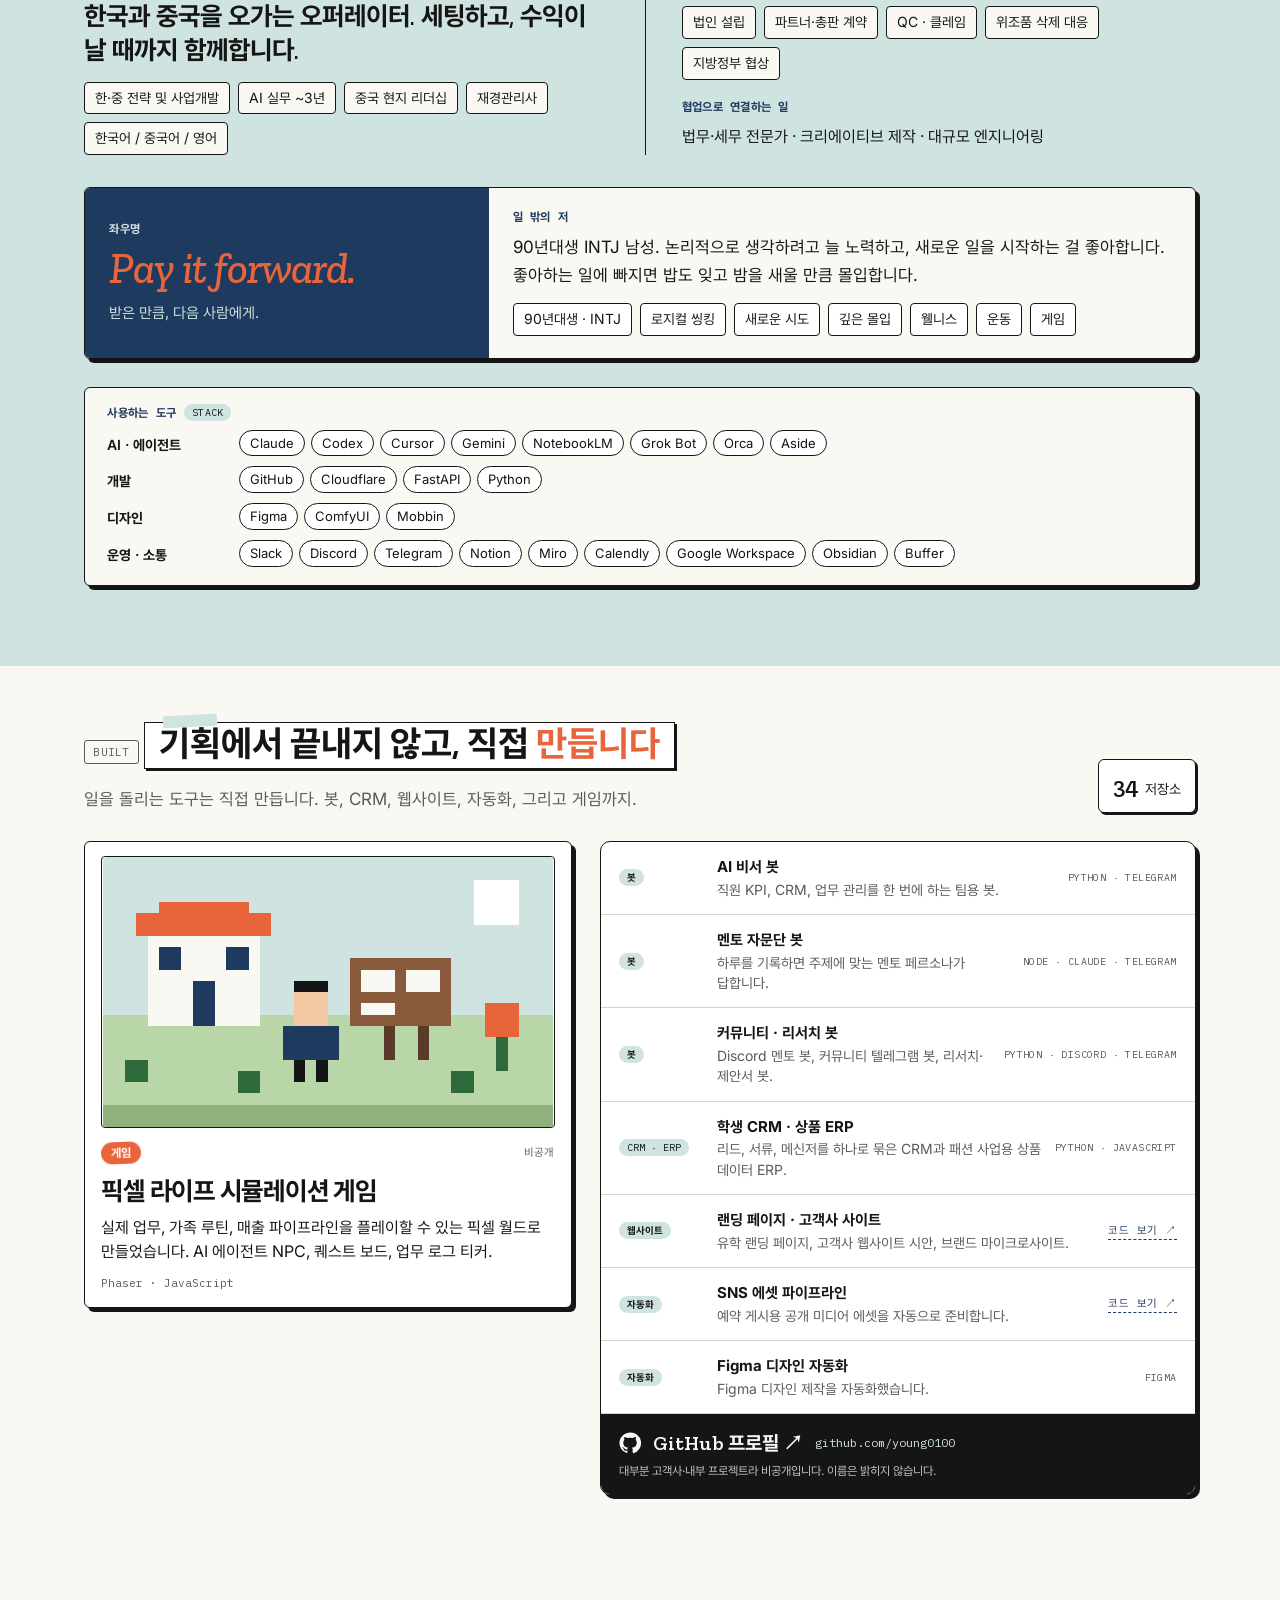
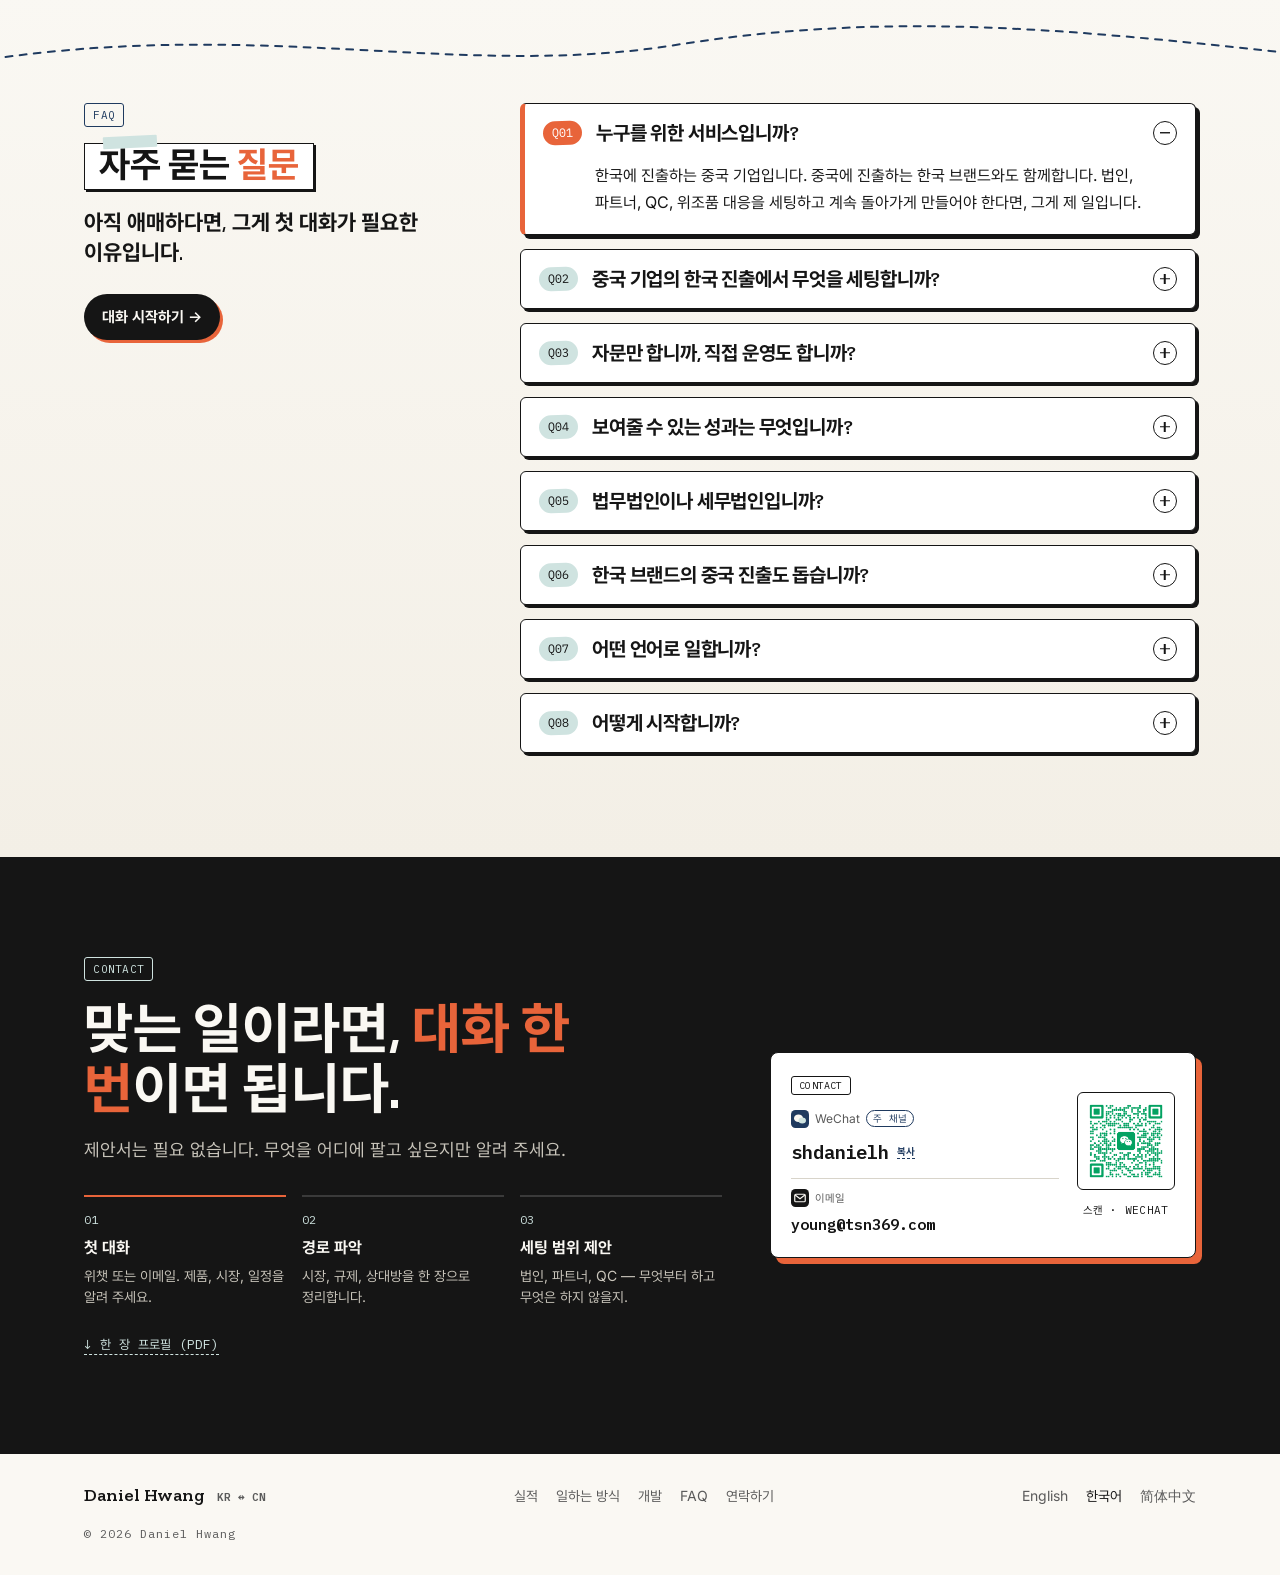
<file: ko/index.html>
<!DOCTYPE html><html lang="ko"> <head><meta charset="utf-8"><meta name="viewport" content="width=device-width, initial-scale=1"><meta http-equiv="Content-Security-Policy" content="default-src 'self'; script-src 'self'; style-src 'self'; img-src 'self'; font-src 'self'; connect-src 'none'; object-src 'none'; base-uri 'self'; form-action 'none'; upgrade-insecure-requests"><meta name="referrer" content="no-referrer"><title>Daniel Hwang — 중국에서 한국으로, 제대로 세팅합니다.</title><meta name="description" content="크로스보더 오퍼레이터. 중국과 한국을 오가는 기업의 법인, 파트너, 품질관리(QC), 위조품 대응을 세팅하고 수익이 날 때까지 직접 운영합니다."><meta name="robots" content="index, follow"><meta name="theme-color" content="#FAF8F3"><!-- Chinese dual-core browsers (360, QQ, Sogou): render with the modern engine; keep Baidu/UC mobile from transcoding the page. --><meta name="renderer" content="webkit"><meta http-equiv="Cache-Control" content="no-transform"><meta name="applicable-device" content="pc,mobile"><link rel="canonical" href="https://young0100.github.io/ko/"><link rel="alternate" hreflang="en" href="https://young0100.github.io/"><link rel="alternate" hreflang="ko" href="https://young0100.github.io/ko/"><link rel="alternate" hreflang="zh-Hans" href="https://young0100.github.io/zh/"><link rel="alternate" hreflang="x-default" href="https://young0100.github.io/"><link rel="icon" href="/favicon.svg" type="image/svg+xml"><link rel="preload" href="/fonts/ko-sans-700.woff2" as="font" type="font/woff2" crossorigin><link rel="preload" href="/fonts/ko-sans-400.woff2" as="font" type="font/woff2" crossorigin><meta property="og:title" content="Daniel Hwang — 중국에서 한국으로, 제대로 세팅합니다."><meta property="og:description" content="크로스보더 오퍼레이터. 중국과 한국을 오가는 기업의 법인, 파트너, 품질관리(QC), 위조품 대응을 세팅하고 수익이 날 때까지 직접 운영합니다."><meta property="og:type" content="website"><meta property="og:locale" content="ko_KR"><meta property="og:url" content="https://young0100.github.io/ko/"><meta property="og:image" content="https://young0100.github.io/og/og-ko.png"><meta property="og:image:width" content="1200"><meta property="og:image:height" content="630"><meta name="twitter:card" content="summary_large_image"><meta name="twitter:title" content="Daniel Hwang — 중국에서 한국으로, 제대로 세팅합니다."><meta name="twitter:description" content="크로스보더 오퍼레이터. 중국과 한국을 오가는 기업의 법인, 파트너, 품질관리(QC), 위조품 대응을 세팅하고 수익이 날 때까지 직접 운영합니다."><meta name="twitter:image" content="https://young0100.github.io/og/og-ko.png"><script type="application/ld+json">{"@context":"https://schema.org","@type":"Person","name":"Daniel Hwang","jobTitle":"크로스보더 오퍼레이터","knowsLanguage":["ko","zh","en"],"url":"https://young0100.github.io/ko/","sameAs":["https://github.com/young0100"]}</script><script type="application/ld+json">{"@context":"https://schema.org","@type":"FAQPage","inLanguage":"ko","mainEntity":[{"@type":"Question","name":"누구를 위한 서비스입니까?","acceptedAnswer":{"@type":"Answer","text":"한국에 진출하는 중국 기업입니다. 중국에 진출하는 한국 브랜드와도 함께합니다. 법인, 파트너, QC, 위조품 대응을 세팅하고 계속 돌아가게 만들어야 한다면, 그게 제 일입니다."}},{"@type":"Question","name":"중국 기업의 한국 진출에서 무엇을 세팅합니까?","acceptedAnswer":{"@type":"Answer","text":"한국 진출 경로(법인, 인허가, 유통 채널)를 설계하고, 한국 측 총판·리테일 파트너와 계약하며, 중국 측 공급 QC를 클레임 이력과 연결합니다. 해외에서 위조품이 가격을 무너뜨리고 있다면 위조품 모니터링과 삭제 대응을 더합니다."}},{"@type":"Question","name":"자문만 합니까, 직접 운영도 합니까?","acceptedAnswer":{"@type":"Answer","text":"세팅한 뒤, 수익이 나고 제가 없어도 돌아갈 때까지 남습니다. 순서는 파악 → 세팅 → 운영·인계입니다."}},{"@type":"Question","name":"보여줄 수 있는 성과는 무엇입니까?","acceptedAnswer":{"@type":"Answer","text":"과거 프로젝트 기준(사명 비공개): 소비재 브랜드 해외 매출 USD $1M+, 위조품 리스팅 10,000+건 삭제, 중국 현지 자문으로 지방정부 보조금 USD $1.3M+ 확보, 매출 ~USD $200M+ 규모 글로벌 소비재 기업의 한국 진출 전략과 현지 파트너 네트워크 구축."}},{"@type":"Question","name":"법무법인이나 세무법인입니까?","acceptedAnswer":{"@type":"Answer","text":"아닙니다. 법인 설립, 파트너·총판 계약, QC·클레임, 위조품 삭제 대응, 지방정부 협상을 직접 맡습니다. 법무·세무가 필요한 경우에는 자격을 갖춘 전문가를 연결합니다."}},{"@type":"Question","name":"한국 브랜드의 중국 진출도 돕습니까?","acceptedAnswer":{"@type":"Answer","text":"네. 중국 측에서도 같은 방식으로 법인, 파트너, QC, 위조품 대응을 세팅하고 계속 돌아가게 만듭니다."}},{"@type":"Question","name":"어떤 언어로 일합니까?","acceptedAnswer":{"@type":"Answer","text":"한국어, 중국어, 영어."}},{"@type":"Question","name":"어떻게 시작합니까?","acceptedAnswer":{"@type":"Answer","text":"맞는 일이라면 대화 한 번이면 됩니다. WeChat ID shdanielh, 또는 이메일 young@tsn369.com."}}]}</script><link rel="stylesheet" href="/_astro/index.C_ASZvHa.css"></head> <body>  <a class="skip" href="#top">본문으로 건너뛰기</a> <div class="nav-wrap"> <input class="nav-toggle" id="nav-toggle" type="checkbox"> <div class="nav-pill"> <a class="wordmark" href="#top">Daniel Hwang</a> <div class="nav-links" id="nav-links"> <a href="#work">실적</a> <a href="#built">개발</a> <a href="#approach">일하는 방식</a> <a href="#faq">FAQ</a> </div> <nav class="lang" aria-label="언어"> <a href="/?lang=en" hreflang="en" lang="en" title="English"> EN </a><a href="/ko/" hreflang="ko" lang="ko" aria-current="page" title="한국어"> 한 </a><a href="/zh/" hreflang="zh-Hans" lang="zh-Hans" title="简体中文"> 中 </a> </nav> <a class="nav-cta" href="#contact">연락하기</a> <label class="burger" for="nav-toggle"> <span class="sr">메뉴 열기</span> <span></span> <span></span> <span></span> </label> </div> </div> <main> <section class="hero" id="top"> <div class="wrap"> <div class="bw"> <div class="bw-bar" aria-hidden="true"> <span class="bw-dots"><i></i><i></i><i></i></span> <span class="bw-url"> <svg viewBox="0 0 16 16" width="11" height="11"><path d="M4 7V5a4 4 0 0 1 8 0v2h1v8H3V7h1Zm2 0h4V5a2 2 0 1 0-4 0v2Z" fill="currentColor"></path></svg> <b>young0100.github.io</b>/ko/ </span> </div> <div class="bw-body hero-grid"> <div class="hero-copy"> <p class="otag tag-muted"> KR ↔ CN<span class="tag-rest"> · 크로스보더 오퍼레이터</span> </p> <h1>중국에서 한국으로,<br>제대로 세팅합니다.</h1> <p class="tail">…끝까지 돌아가게.</p> <p class="lede"> <strong class="mark">한국에 진출하는 중국 기업</strong> — 법인, 파트너, QC, 위조품 대응을 세팅하고, 수익이 날 때까지 직접 운영합니다. 중국에 진출하는 한국 브랜드도 함께합니다.<span class="caret" aria-hidden="true"></span> </p> </div> <div class="hero-contact"> <article class="contact-card qr-hero" aria-label="연락처"> <div class="contact-main"> <p class="otag contact-tag">Contact</p> <div class="ch"> <p class="ch-label"> <svg class="ico" viewBox="0 0 24 24" width="18" height="18" aria-hidden="true"> <rect width="24" height="24" rx="6" fill="#1F3A5F"></rect> <ellipse cx="10" cy="11" rx="6" ry="5" fill="#FAF8F3"></ellipse> <ellipse cx="15" cy="14" rx="5" ry="4" fill="#CFE3E0"></ellipse> </svg> WeChat <span class="badge">주 채널</span> </p> <button class="wx-copy" type="button" data-copy="shdanielh"> <span class="wx-id">shdanielh</span> <span class="copy-word">복사</span> <span class="sr">WeChat ID</span> </button> </div> <div class="ch email-ch"> <p class="ch-label"> <svg class="ico" viewBox="0 0 24 24" width="18" height="18" aria-hidden="true"> <rect width="24" height="24" rx="6" fill="#151515"></rect> <rect x="5" y="7" width="14" height="10" rx="1.5" fill="none" stroke="#FAF8F3" stroke-width="1.6"></rect> <path d="M5.5 8 L12 13 L18.5 8" fill="none" stroke="#FAF8F3" stroke-width="1.6"></path> </svg> 이메일 </p> <a class="email" href="mailto:young@tsn369.com">young@tsn369.com</a> </div> </div> <div class="qr-block"> <div class="qr-frame"> <picture> <source srcset="/contact/wechat-qr-shdanielh.webp" type="image/webp"> <img src="/contact/wechat-qr-shdanielh.jpg" width="640" height="640" alt="shdanielh WeChat QR 코드"> </picture> </div> <p class="qr-cap">스캔 · WeChat</p> </div> </article> </div> <ul class="chips"> <li> <a class="chip" href="#case-3"> <p class="chip-lead"><span>USD $1M+</span> 소비재 브랜드 매출</p> <p class="chip-meta">소비재 브랜드 · 해외사업 → Case 3</p> </a> </li><li> <a class="chip" href="#case-3"> <p class="chip-lead"><span>10,000+</span>건 위조품 리스팅 삭제</p> <p class="chip-meta">소비재 브랜드 · 해외사업 → Case 3</p> </a> </li><li> <a class="chip" href="#case-5"> <p class="chip-lead"><span>USD $1.3M+</span> 지방정부 보조금 확보</p> <p class="chip-meta">중국 현지 자문 → Case 5</p> </a> </li> </ul> </div> </div> </div> </section> <section class="offer" id="offer"> <div class="wrap offer-grid"> <p class="otag offer-tag"> Offer · 중국<span class="tag-rest"> 기업 우선</span> </p> <h2 class="offer-title"> <span class="tab">어떤 <span class="sig">진출</span>을</span> <span class="tab tab-indent">준비하고 계십니까?</span> </h2> <svg class="route route-offer" viewBox="0 0 600 160" fill="none" aria-hidden="true"> <path d="M40 118 C 180 10, 400 160, 560 50" stroke="currentColor" stroke-width="2.5" stroke-dasharray="8 8" stroke-linecap="round"></path> <circle cx="40" cy="118" r="7" fill="currentColor"></circle> <circle cx="560" cy="50" r="7" class="dot-cn"></circle> <text x="18" y="148">KR</text> <text x="536" y="82">CN</text> </svg> <div class="pills"> <a class="qpill is-primary" href="#offer-panel"> <span>한국에 진출하는 중국 브랜드?</span> <span class="sticker sticker-flat">주력</span> </a><a class="qpill" href="#case-4">중국에 진출하는 한국 브랜드?</a><a class="qpill" href="#case-3">해외에서 위조품에 밀리고 있다면?</a><a class="qpill" href="#case-5">중국 측 거래·보조금 검토가 필요하다면?</a> </div> <div class="sheet" id="offer-panel"> <p class="kicker">하는 일</p> <p class="sheet-copy"> 한국 진출 경로 설계: 법인, 인허가, 유통 채널.<br>한국 측 총판·리테일 파트너 계약.<br>중국 측 공급 QC와 클레임 이력을 하나로 연결.<br> </p> <a class="case-jump" href="#case-4"> <span class="sticker">상하이</span> <span class="case-jump-label">Case 4 · 중국 현지 트레이드 데스크 운영</span> <svg class="arrow" viewBox="0 0 36 16" width="32" height="14" aria-hidden="true"> <path d="M1 8 H28 M21 2 L30 8 L21 14" fill="none" stroke="currentColor" stroke-width="1.8" stroke-linecap="round" stroke-linejoin="round"></path> </svg> </a> </div> <p class="offer-foot">어느 쪽인지 애매하다면, 첫 대화에서 함께 정리합니다.</p> </div> </section> <section class="work" id="work"> <div class="wrap"> <p class="otag tag-muted">Work</p> <h2 class="tab tab-frame work-title"> 끝까지 돌아가게 만든 <span class="sig">5가지</span><span class="title-rest"> 세팅</span> </h2> <div class="case-grid"> <article class="case" id="case-4"> <header class="case-top"> <span class="sticker">상하이</span> <p class="case-meta"> Case 4 · 2019–2020 </p> </header> <p class="case-big">0 → 1</p> <p class="case-biglabel">상하이 지사 설립·운영</p> <h3>상하이 지사 · 업력 40년 일본계 무역회사</h3> <p class="role">지사장</p> <p class="problem">한국 대형 바이어 대상 반도체 장비 부품 무역. 상하이 지사를 설립하고 구매·영업·무역을 운영했으며, 한국 대기업 거래처를 신규로 열었습니다.</p> </article><article class="case" id="case-3"> <header class="case-top"> <span class="sticker">$1M+</span> <p class="case-meta"> Case 3 · 2020–2023 </p> </header> <p class="case-big">USD $1M+</p> <p class="case-biglabel">매출 · 위조품 10,000+건 삭제</p> <h3>소비재 브랜드 · 해외사업</h3> <p class="role">해외사업 총괄</p> <p class="problem">중국 측 법인, 해외 총판, 공급 관리 체계가 필요했습니다. 법인을 세팅하고 4개 시장에서 총판 계약을 체결했으며, QC와 위조품 모니터링 체계를 구축했습니다.</p> </article><article class="case" id="case-5"> <header class="case-top"> <span class="sticker">보조금</span> <p class="case-meta"> Case 5 · 2016–2018 </p> </header> <p class="case-big">USD $1.3M+</p> <p class="case-biglabel">지방정부 보조금 확보</p> <h3>중국 현지 자문</h3> <p class="role">자문</p> <p class="problem">상장 하드웨어 기업들에 중국 측 협상, KYC, 자금 조달 검토가 필요했습니다. 지방정부 협상, KYC, 자금 조달 검토를 수행하고, 대형 전자·조명 제조사에 전략적 투자를 제안했습니다.</p> </article><article class="case" id="case-2"> <header class="case-top"> <span class="sticker">Korea</span> <p class="case-meta"> Case 2 · 2023–2024 </p> </header> <p class="case-big">한국 진출</p> <p class="case-biglabel">매출 ~USD $200M+ 규모 기업</p> <h3>대형 글로벌 소비재 기업 · 한국 진출</h3> <p class="role">한국 시장 총괄 디렉터</p> <p class="problem">한국 진출 경로가 필요했습니다. 한국 GTM 전략을 수립하고 파트너 네트워크를 열어 진출을 주도했습니다.</p> </article><article class="case" id="case-1"> <header class="case-top"> <span class="sticker">Exit</span> <p class="case-meta"> Case 1 · 2024–2026 </p> </header> <p class="case-big">21개월</p> <p class="case-biglabel">전략·조직 세팅 · 부분 엑시트</p> <h3>초기 단계 기업</h3> <p class="role">공동창업자 / CSO</p> <p class="problem">초기 기업에 필요한 것은 또 하나의 장표가 아니라 전략과 운영 체계였습니다. 초기 전략을 주도하고 조직을 세팅했으며, 전환 과정까지 함께했습니다.</p> </article> <aside class="cta-tile"> <svg class="route route-tile" viewBox="0 0 600 120" fill="none" aria-hidden="true"> <path d="M30 88 C 160 10, 380 120, 560 36" stroke="currentColor" stroke-width="3" stroke-dasharray="8 8" stroke-linecap="round"></path> <circle cx="30" cy="88" r="8" fill="currentColor"></circle> <circle cx="560" cy="36" r="8" class="dot-cn"></circle> <text x="12" y="112">KR</text> <text x="536" y="68">CN</text> </svg> <p class="cta-line">맞는 일이라면, 대화 한 번이면 됩니다.</p> <a class="cta-btn" href="#contact">대화 시작하기 →</a> </aside> </div> </div> </section>  <section class="approach" id="approach"> <div class="wrap"> <div class="approach-head"> <div> <p class="otag approach-tag">Approach · About</p> <h2 class="tab"><span class="sig">일하는</span> 방식</h2> </div> <fieldset class="seg"> <legend class="sr">경로</legend> <input type="radio" name="route" id="route-rough" value="rough"> <label for="route-rough">거친 항로</label> <input type="radio" name="route" id="route-plotted" value="plotted" checked> <label for="route-plotted">설계된 항로</label> </fieldset> </div> <p id="route-status" class="sr">설계된 항로</p> <div class="map" id="route-map"> <svg class="route-plotted" viewBox="0 0 1248 230" fill="none" aria-hidden="true"> <path d="M120 160 C 300 60, 420 200, 620 120 S 940 40, 1120 100" stroke="#1F3A5F" stroke-width="3" stroke-dasharray="10 8" stroke-linecap="round"></path> <circle cx="120" cy="160" r="12" fill="#1F3A5F"></circle> <circle cx="620" cy="120" r="12" fill="#1F3A5F"></circle> <circle cx="1120" cy="100" r="12" fill="#E8643A"></circle> </svg> <svg class="route-rough" viewBox="0 0 1248 230" fill="none" aria-hidden="true"> <path d="M120 160 C 40 40, 280 230, 300 90 S 250 20, 460 170 S 520 40, 620 120 S 700 230, 860 60 S 980 10, 1120 100" stroke="#1F3A5F" stroke-width="3" stroke-dasharray="4 7" stroke-linecap="round"></path> <circle cx="120" cy="160" r="12" fill="#1F3A5F"></circle> <circle cx="620" cy="120" r="12" fill="#1F3A5F"></circle> <circle cx="1120" cy="100" r="12" fill="#E8643A"></circle> </svg> <ol class="steps"> <li><b>1 · 파악</b> <span>시장, 규제, 상대방</span></li><li><b>2 · 세팅</b> <span>법인, 파트너, QC</span></li><li><b>3 · 운영 · 인계</b> <span>제가 없어도 돌아갈 때까지</span></li> </ol> </div> <div class="think"> <p class="kicker think-kicker">생각하는 방식</p> <ol class="think-grid"> <li class="think-card"> <span class="think-n">01</span> <svg class="think-ico" viewBox="0 0 120 64" fill="none" aria-hidden="true"> <rect x="46" y="4" width="28" height="14" rx="3" fill="#E8643A"></rect> <path d="M60 18 V28 M20 28 H100 M20 28 V38 M60 28 V38 M100 28 V38" stroke="#151515" stroke-width="1.6"></path> <rect x="6" y="38" width="28" height="12" rx="3" fill="#1F3A5F"></rect> <rect x="46" y="38" width="28" height="12" rx="3" fill="#1F3A5F"></rect> <rect x="86" y="38" width="28" height="12" rx="3" fill="#1F3A5F"></rect> <path d="M14 56 H26 M54 56 H66 M94 56 H106" stroke="#5A5A5A" stroke-width="1.6" stroke-linecap="round"></path> </svg> <h3>Top-down</h3> <p>최상위 목표를 먼저 정하고, 거기에 도달하기 위한 할 일을 아래로 풀어냅니다.</p> </li> <li class="think-card"> <span class="think-n">02</span> <svg class="think-ico" viewBox="0 0 120 64" fill="none" aria-hidden="true"> <rect x="4" y="4" width="34" height="56" rx="4" stroke="#151515" stroke-width="1.4"></rect> <rect x="43" y="4" width="34" height="56" rx="4" stroke="#151515" stroke-width="1.4"></rect> <rect x="82" y="4" width="34" height="56" rx="4" stroke="#151515" stroke-width="1.4"></rect> <rect x="9" y="12" width="24" height="9" rx="2" fill="#CFE3E0"></rect> <rect x="9" y="25" width="24" height="9" rx="2" fill="#CFE3E0"></rect> <rect x="9" y="38" width="24" height="9" rx="2" fill="#CFE3E0"></rect> <rect x="48" y="12" width="24" height="9" rx="2" fill="#1F3A5F"></rect> <rect x="48" y="25" width="24" height="9" rx="2" fill="#1F3A5F"></rect> <rect x="87" y="12" width="24" height="9" rx="2" fill="#E8643A"></rect> </svg> <h3>시각화</h3> <p>실행 전에 지도, 보드, 다이어그램으로 먼저 그립니다. 모두가 같은 그림을 보고 일합니다.</p> </li> <li class="think-card"> <span class="think-n">03</span> <svg class="think-ico" viewBox="0 0 120 64" fill="none" aria-hidden="true"> <g> <rect x="4" y="6" width="34" height="24" rx="3" fill="#FAF8F3" stroke="#151515" stroke-width="1.2"></rect> <text x="21" y="22" text-anchor="middle" font-size="8.5" font-family="IBM Plex Mono, monospace" font-weight="600" fill="#1F3A5F">WHO</text> </g><g> <rect x="43" y="6" width="34" height="24" rx="3" fill="#FAF8F3" stroke="#151515" stroke-width="1.2"></rect> <text x="60" y="22" text-anchor="middle" font-size="8.5" font-family="IBM Plex Mono, monospace" font-weight="600" fill="#1F3A5F">WHAT</text> </g><g> <rect x="82" y="6" width="34" height="24" rx="3" fill="#FAF8F3" stroke="#151515" stroke-width="1.2"></rect> <text x="99" y="22" text-anchor="middle" font-size="8.5" font-family="IBM Plex Mono, monospace" font-weight="600" fill="#1F3A5F">WHEN</text> </g><g> <rect x="4" y="35" width="34" height="24" rx="3" fill="#FAF8F3" stroke="#151515" stroke-width="1.2"></rect> <text x="21" y="51" text-anchor="middle" font-size="8.5" font-family="IBM Plex Mono, monospace" font-weight="600" fill="#1F3A5F">WHERE</text> </g><g> <rect x="43" y="35" width="34" height="24" rx="3" fill="#E8643A" stroke="#151515" stroke-width="1.2"></rect> <text x="60" y="51" text-anchor="middle" font-size="8.5" font-family="IBM Plex Mono, monospace" font-weight="600" fill="#FFFFFF">WHY</text> </g><g> <rect x="82" y="35" width="34" height="24" rx="3" fill="#FAF8F3" stroke="#151515" stroke-width="1.2"></rect> <text x="99" y="51" text-anchor="middle" font-size="8.5" font-family="IBM Plex Mono, monospace" font-weight="600" fill="#1F3A5F">HOW</text> </g> </svg> <h3>5W1H · 육하원칙</h3> <p>누가, 무엇을, 언제, 어디서, 왜, 어떻게. 시작 전에 모든 브리프가 여섯 가지에 답합니다.</p> </li> </ol> </div> <div class="about-grid"> <div id="about"> <p class="kicker">About</p> <p class="about-line">한국과 중국을 오가는 오퍼레이터. 세팅하고, 수익이 날 때까지 함께합니다.</p> <ul class="tags"> <li>한·중 전략 및 사업개발</li><li>AI 실무 ~3년</li><li>중국 현지 리더십</li><li>재경관리사</li><li>한국어 / 중국어 / 영어</li> </ul> </div> <div class="own"> <p class="kicker">직접 맡는 일</p> <ul class="tags"> <li>법인 설립</li><li>파트너·총판 계약</li><li>QC · 클레임</li><li>위조품 삭제 대응</li><li>지방정부 협상</li> </ul> <p class="kicker bring">협업으로 연결하는 일</p> <p class="bring-line">법무·세무 전문가 · 크리에이티브 제작 · 대규모 엔지니어링</p> </div> </div> <div class="personal"> <div class="motto"> <p class="kicker">좌우명</p> <p class="motto-line">Pay it forward.</p> <p class="motto-sub">받은 만큼, 다음 사람에게.</p> </div> <div class="personal-body"> <p class="kicker">일 밖의 저</p> <p class="personal-line">90년대생 INTJ 남성. 논리적으로 생각하려고 늘 노력하고, 새로운 일을 시작하는 걸 좋아합니다. 좋아하는 일에 빠지면 밥도 잊고 밤을 새울 만큼 몰입합니다.</p> <ul class="tags personal-tags"> <li>90년대생 · INTJ</li><li>로지컬 씽킹</li><li>새로운 시도</li><li>깊은 몰입</li><li>웰니스</li><li>운동</li><li>게임</li> </ul> </div> </div> <div class="approach-bottom"> <div class="tools"> <p class="kicker">사용하는 도구 <span class="sticker sticker-flat">stack</span></p> <dl class="tool-groups"> <div class="tool-row"> <dt>AI · 에이전트</dt> <dd> <ul class="tool-chips"> <li>Claude</li><li>Codex</li><li>Cursor</li><li>Gemini</li><li>NotebookLM</li><li>Grok Bot</li><li>Orca</li><li>Aside</li> </ul> </dd> </div><div class="tool-row"> <dt>개발</dt> <dd> <ul class="tool-chips"> <li>GitHub</li><li>Cloudflare</li><li>FastAPI</li><li>Python</li> </ul> </dd> </div><div class="tool-row"> <dt>디자인</dt> <dd> <ul class="tool-chips"> <li>Figma</li><li>ComfyUI</li><li>Mobbin</li> </ul> </dd> </div><div class="tool-row"> <dt>운영 · 소통</dt> <dd> <ul class="tool-chips"> <li>Slack</li><li>Discord</li><li>Telegram</li><li>Notion</li><li>Miro</li><li>Calendly</li><li>Google Workspace</li><li>Obsidian</li><li>Buffer</li> </ul> </dd> </div> </dl> </div> </div> </div> </section> <section class="built" id="built"> <div class="wrap"> <div class="built-head"> <div> <p class="otag tag-muted">Built</p> <h2 class="tab tab-frame built-title">기획에서 끝내지 않고, 직접 <span class="sig">만듭니다</span></h2> <p class="built-lede">일을 돌리는 도구는 직접 만듭니다. 봇, CRM, 웹사이트, 자동화, 그리고 게임까지.</p> </div> <ul class="built-stats"> <li><strong>34</strong> 저장소</li> </ul> </div> <div class="built-grid"> <article class="proj proj-game proj-feature"> <svg class="proj-art" viewBox="0 0 40 24" shape-rendering="crispEdges" aria-hidden="true"> <rect x="0" y="0" width="40" height="14" fill="#CFE3E0"></rect><rect x="0" y="14" width="40" height="8" fill="#B9D6A8"></rect><rect x="0" y="22" width="40" height="2" fill="#8FB27C"></rect><rect x="4" y="7" width="10" height="8" fill="#FAF8F3"></rect><rect x="3" y="5" width="12" height="2" fill="#E8643A"></rect><rect x="5" y="4" width="8" height="1" fill="#E8643A"></rect><rect x="8" y="11" width="2" height="4" fill="#1F3A5F"></rect><rect x="5" y="8" width="2" height="2" fill="#1F3A5F"></rect><rect x="11" y="8" width="2" height="2" fill="#1F3A5F"></rect><rect x="22" y="9" width="9" height="6" fill="#8A5A3C"></rect><rect x="23" y="10" width="3" height="2" fill="#FAF8F3"></rect><rect x="27" y="10" width="3" height="2" fill="#FAF8F3"></rect><rect x="23" y="13" width="3" height="1" fill="#FAF8F3"></rect><rect x="25" y="15" width="1" height="3" fill="#5A3A28"></rect><rect x="28" y="15" width="1" height="3" fill="#5A3A28"></rect><rect x="34" y="13" width="3" height="3" fill="#E8643A"></rect><rect x="35" y="16" width="1" height="3" fill="#2F6B3A"></rect><rect x="33" y="2" width="4" height="4" fill="#FFFFFF"></rect><rect x="2" y="18" width="2" height="2" fill="#2F6B3A"></rect><rect x="12" y="19" width="2" height="2" fill="#2F6B3A"></rect><rect x="31" y="19" width="2" height="2" fill="#2F6B3A"></rect> <g class="px-walker"> <rect x="17" y="12" width="3" height="3" fill="#F2C9A0"></rect><rect x="17" y="11" width="3" height="1" fill="#151515"></rect><rect x="16" y="15" width="5" height="3" fill="#1F3A5F"></rect><rect x="17" y="18" width="1" height="2" fill="#151515"></rect><rect x="19" y="18" width="1" height="2" fill="#151515"></rect> </g> </svg> <header class="proj-top"> <span class="sticker">게임</span> <span class="proj-private">비공개</span> </header> <h3>픽셀 라이프 시뮬레이션 게임</h3> <p class="proj-line">실제 업무, 가족 루틴, 매출 파이프라인을 플레이할 수 있는 픽셀 월드로 만들었습니다. AI 에이전트 NPC, 퀘스트 보드, 업무 로그 티커.</p> <p class="proj-stack">Phaser · JavaScript</p> </article> <ul class="proj-list"> <li class="proj-row"> <span class="sticker sticker-flat">봇</span> <span class="proj-row-main"> <b>AI 비서 봇</b> <span>직원 KPI, CRM, 업무 관리를 한 번에 하는 팀용 봇.</span> </span> <span class="proj-private">Python · Telegram</span> </li><li class="proj-row"> <span class="sticker sticker-flat">봇</span> <span class="proj-row-main"> <b>멘토 자문단 봇</b> <span>하루를 기록하면 주제에 맞는 멘토 페르소나가 답합니다.</span> </span> <span class="proj-private">Node · Claude · Telegram</span> </li><li class="proj-row"> <span class="sticker sticker-flat">봇</span> <span class="proj-row-main"> <b>커뮤니티 · 리서치 봇</b> <span>Discord 멘토 봇, 커뮤니티 텔레그램 봇, 리서치·제안서 봇.</span> </span> <span class="proj-private">Python · Discord · Telegram</span> </li><li class="proj-row"> <span class="sticker sticker-flat">CRM · ERP</span> <span class="proj-row-main"> <b>학생 CRM · 상품 ERP</b> <span>리드, 서류, 메신저를 하나로 묶은 CRM과 패션 사업용 상품 데이터 ERP.</span> </span> <span class="proj-private">Python · JavaScript</span> </li><li class="proj-row"> <span class="sticker sticker-flat">웹사이트</span> <span class="proj-row-main"> <b>랜딩 페이지 · 고객사 사이트</b> <span>유학 랜딩 페이지, 고객사 웹사이트 시안, 브랜드 마이크로사이트.</span> </span> <a class="proj-link" href="https://github.com/young0100/mingalar-edu" rel="noopener" target="_blank">코드 보기 ↗</a> </li><li class="proj-row"> <span class="sticker sticker-flat">자동화</span> <span class="proj-row-main"> <b>SNS 에셋 파이프라인</b> <span>예약 게시용 공개 미디어 에셋을 자동으로 준비합니다.</span> </span> <a class="proj-link" href="https://github.com/young0100/otk-media" rel="noopener" target="_blank">코드 보기 ↗</a> </li><li class="proj-row"> <span class="sticker sticker-flat">자동화</span> <span class="proj-row-main"> <b>Figma 디자인 자동화</b> <span>Figma 디자인 제작을 자동화했습니다.</span> </span> <span class="proj-private">Figma</span> </li> <li class="proj-row proj-row-gh"> <a class="proj-gh-link" href="https://github.com/young0100" rel="noopener" target="_blank"> <svg viewBox="0 0 24 24" width="22" height="22" aria-hidden="true"> <path fill="currentColor" d="M12 .5a11.5 11.5 0 0 0-3.64 22.41c.58.1.79-.25.79-.56v-2c-3.2.7-3.88-1.37-3.88-1.37-.53-1.33-1.28-1.69-1.28-1.69-1.05-.71.08-.7.08-.7 1.16.08 1.77 1.19 1.77 1.19 1.03 1.77 2.7 1.26 3.36.96.1-.75.4-1.26.73-1.55-2.55-.29-5.24-1.28-5.24-5.68 0-1.26.45-2.28 1.19-3.09-.12-.29-.52-1.46.11-3.05 0 0 .97-.31 3.17 1.18a11 11 0 0 1 5.77 0c2.2-1.49 3.17-1.18 3.17-1.18.63 1.59.23 2.76.11 3.05.74.81 1.19 1.83 1.19 3.09 0 4.41-2.69 5.38-5.26 5.67.41.36.78 1.06.78 2.14v3.17c0 .31.21.67.8.56A11.5 11.5 0 0 0 12 .5Z"></path> </svg> <span class="proj-profile-label">GitHub 프로필 ↗</span> <span class="proj-profile-handle">github.com/young0100</span> <span class="proj-note">대부분 고객사·내부 프로젝트라 비공개입니다. 이름은 밝히지 않습니다.</span> </a> </li> </ul> </div> </div> </section> <section class="faq" id="faq"> <svg class="faq-route" viewBox="0 0 1440 60" preserveAspectRatio="none" fill="none" aria-hidden="true"> <path d="M-10 40 C 300 0, 520 60, 760 26 S 1200 10, 1450 34" stroke="#1F3A5F" stroke-width="2" stroke-dasharray="8 8" stroke-linecap="round"></path> </svg> <div class="wrap faq-grid"> <div class="faq-intro"> <p class="otag faq-tag">FAQ</p> <h2 class="tab tab-frame faq-title">자주 묻는 <span class="sig">질문</span></h2> <p class="faq-lead">아직 애매하다면, 그게 첫 대화가 필요한 이유입니다.</p> <a class="cta-btn" href="#contact">대화 시작하기 →</a> </div> <div class="faq-list"> <details class="faq-item" open> <summary> <span class="faq-n">Q01</span> <h3>누구를 위한 서비스입니까?</h3> <span class="faq-plus" aria-hidden="true"></span> </summary> <p>한국에 진출하는 중국 기업입니다. 중국에 진출하는 한국 브랜드와도 함께합니다. 법인, 파트너, QC, 위조품 대응을 세팅하고 계속 돌아가게 만들어야 한다면, 그게 제 일입니다.</p> </details><details class="faq-item"> <summary> <span class="faq-n">Q02</span> <h3>중국 기업의 한국 진출에서 무엇을 세팅합니까?</h3> <span class="faq-plus" aria-hidden="true"></span> </summary> <p>한국 진출 경로(법인, 인허가, 유통 채널)를 설계하고, 한국 측 총판·리테일 파트너와 계약하며, 중국 측 공급 QC를 클레임 이력과 연결합니다. 해외에서 위조품이 가격을 무너뜨리고 있다면 위조품 모니터링과 삭제 대응을 더합니다.</p> </details><details class="faq-item"> <summary> <span class="faq-n">Q03</span> <h3>자문만 합니까, 직접 운영도 합니까?</h3> <span class="faq-plus" aria-hidden="true"></span> </summary> <p>세팅한 뒤, 수익이 나고 제가 없어도 돌아갈 때까지 남습니다. 순서는 파악 → 세팅 → 운영·인계입니다.</p> </details><details class="faq-item"> <summary> <span class="faq-n">Q04</span> <h3>보여줄 수 있는 성과는 무엇입니까?</h3> <span class="faq-plus" aria-hidden="true"></span> </summary> <p>과거 프로젝트 기준(사명 비공개): 소비재 브랜드 해외 매출 USD $1M+, 위조품 리스팅 10,000+건 삭제, 중국 현지 자문으로 지방정부 보조금 USD $1.3M+ 확보, 매출 ~USD $200M+ 규모 글로벌 소비재 기업의 한국 진출 전략과 현지 파트너 네트워크 구축.</p> </details><details class="faq-item"> <summary> <span class="faq-n">Q05</span> <h3>법무법인이나 세무법인입니까?</h3> <span class="faq-plus" aria-hidden="true"></span> </summary> <p>아닙니다. 법인 설립, 파트너·총판 계약, QC·클레임, 위조품 삭제 대응, 지방정부 협상을 직접 맡습니다. 법무·세무가 필요한 경우에는 자격을 갖춘 전문가를 연결합니다.</p> </details><details class="faq-item"> <summary> <span class="faq-n">Q06</span> <h3>한국 브랜드의 중국 진출도 돕습니까?</h3> <span class="faq-plus" aria-hidden="true"></span> </summary> <p>네. 중국 측에서도 같은 방식으로 법인, 파트너, QC, 위조품 대응을 세팅하고 계속 돌아가게 만듭니다.</p> </details><details class="faq-item"> <summary> <span class="faq-n">Q07</span> <h3>어떤 언어로 일합니까?</h3> <span class="faq-plus" aria-hidden="true"></span> </summary> <p>한국어, 중국어, 영어.</p> </details><details class="faq-item"> <summary> <span class="faq-n">Q08</span> <h3>어떻게 시작합니까?</h3> <span class="faq-plus" aria-hidden="true"></span> </summary> <p>맞는 일이라면 대화 한 번이면 됩니다. WeChat ID shdanielh, 또는 이메일 young@tsn369.com.</p> </details> </div> </div> </section> <section class="start" id="contact"> <div class="wrap start-grid"> <div class="start-copy"> <p class="otag start-tag">Contact</p> <h2 class="start-title">맞는 일이라면, <span class="sig">대화 한 번</span>이면 됩니다.</h2> <p class="start-lead">제안서는 필요 없습니다. 무엇을 어디에 팔고 싶은지만 알려 주세요.</p> <ol class="start-steps"> <li> <span class="start-n">01</span> <b>첫 대화</b> <span>위챗 또는 이메일. 제품, 시장, 일정을 알려 주세요.</span> </li><li> <span class="start-n">02</span> <b>경로 파악</b> <span>시장, 규제, 상대방을 한 장으로 정리합니다.</span> </li><li> <span class="start-n">03</span> <b>세팅 범위 제안</b> <span>법인, 파트너, QC — 무엇부터 하고 무엇은 하지 않을지.</span> </li> </ol> <a class="start-pdf" href="/profile/profile-ko.pdf" download>↓ 한 장 프로필 (PDF)</a> </div> <article class="contact-card qr-end" aria-label="연락처"> <div class="contact-main"> <p class="otag contact-tag">Contact</p> <div class="ch"> <p class="ch-label"> <svg class="ico" viewBox="0 0 24 24" width="18" height="18" aria-hidden="true"> <rect width="24" height="24" rx="6" fill="#1F3A5F"></rect> <ellipse cx="10" cy="11" rx="6" ry="5" fill="#FAF8F3"></ellipse> <ellipse cx="15" cy="14" rx="5" ry="4" fill="#CFE3E0"></ellipse> </svg> WeChat <span class="badge">주 채널</span> </p> <button class="wx-copy" type="button" data-copy="shdanielh"> <span class="wx-id">shdanielh</span> <span class="copy-word">복사</span> <span class="sr">WeChat ID</span> </button> </div> <div class="ch email-ch"> <p class="ch-label"> <svg class="ico" viewBox="0 0 24 24" width="18" height="18" aria-hidden="true"> <rect width="24" height="24" rx="6" fill="#151515"></rect> <rect x="5" y="7" width="14" height="10" rx="1.5" fill="none" stroke="#FAF8F3" stroke-width="1.6"></rect> <path d="M5.5 8 L12 13 L18.5 8" fill="none" stroke="#FAF8F3" stroke-width="1.6"></path> </svg> 이메일 </p> <a class="email" href="mailto:young@tsn369.com">young@tsn369.com</a> </div> </div> <div class="qr-block"> <div class="qr-frame"> <picture> <source srcset="/contact/wechat-qr-shdanielh.webp" type="image/webp"> <img src="/contact/wechat-qr-shdanielh.jpg" width="640" height="640" alt="shdanielh WeChat QR 코드" loading="lazy"> </picture> </div> <p class="qr-cap">스캔 · WeChat</p> </div> </article> </div> </section> </main> <footer class="footer"> <div class="wrap footer-grid"> <p class="footer-mark">Daniel Hwang <span>KR ↔ CN</span></p> <nav class="footer-nav" aria-label="Footer"> <a href="#work">실적</a> <a href="#approach">일하는 방식</a> <a href="#built">개발</a> <a href="#faq">FAQ</a> <a href="#contact">연락하기</a> </nav> <nav class="footer-lang" aria-label="언어"> <a href="/?lang=en" lang="en">English</a><a href="/ko/" lang="ko" aria-current="page">한국어</a><a href="/zh/" lang="zh-Hans">简体中文</a> </nav> </div> <p class="footer-copy">© 2026 Daniel Hwang</p>  </footer> <div id="toast" class="toast" role="status" aria-live="polite" data-ok="복사됨" data-sel="선택해서 복사하세요" hidden></div>  <script src="/ui.js" defer></script> </body> </html>
</file>
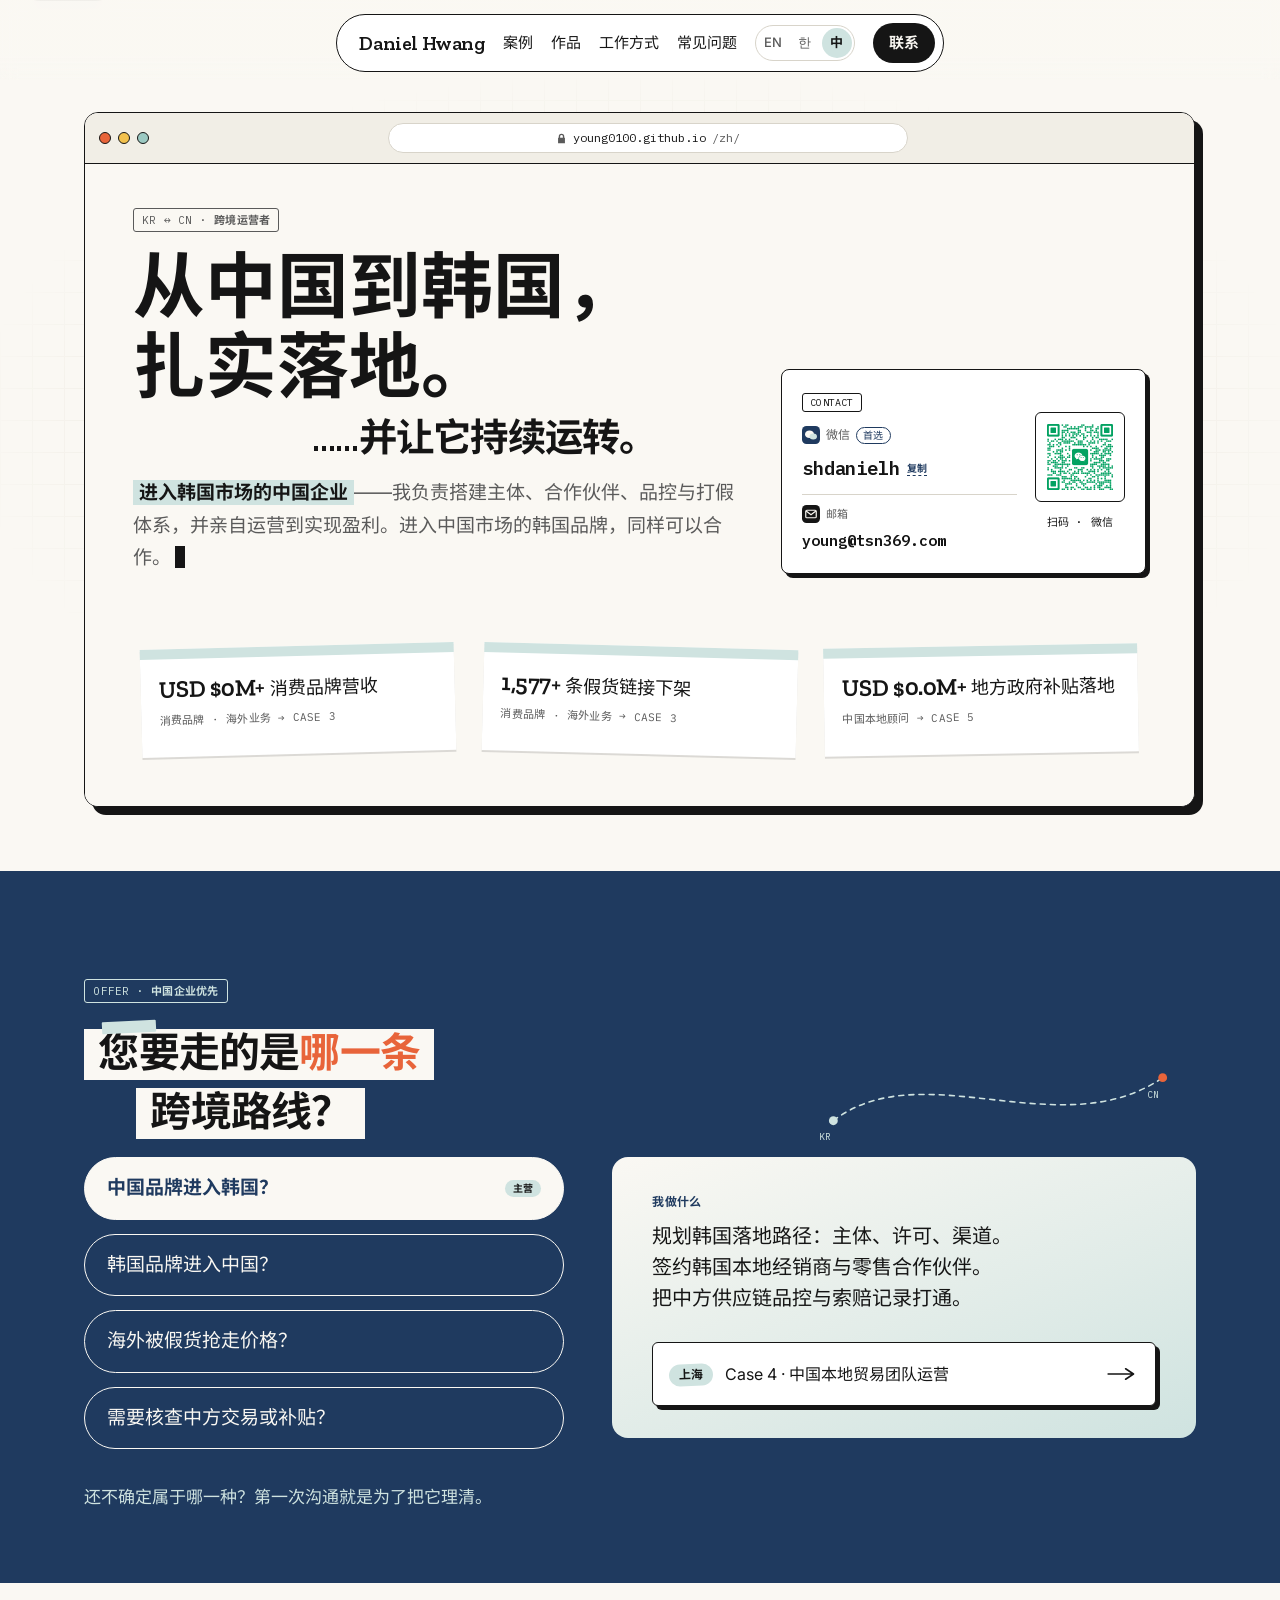
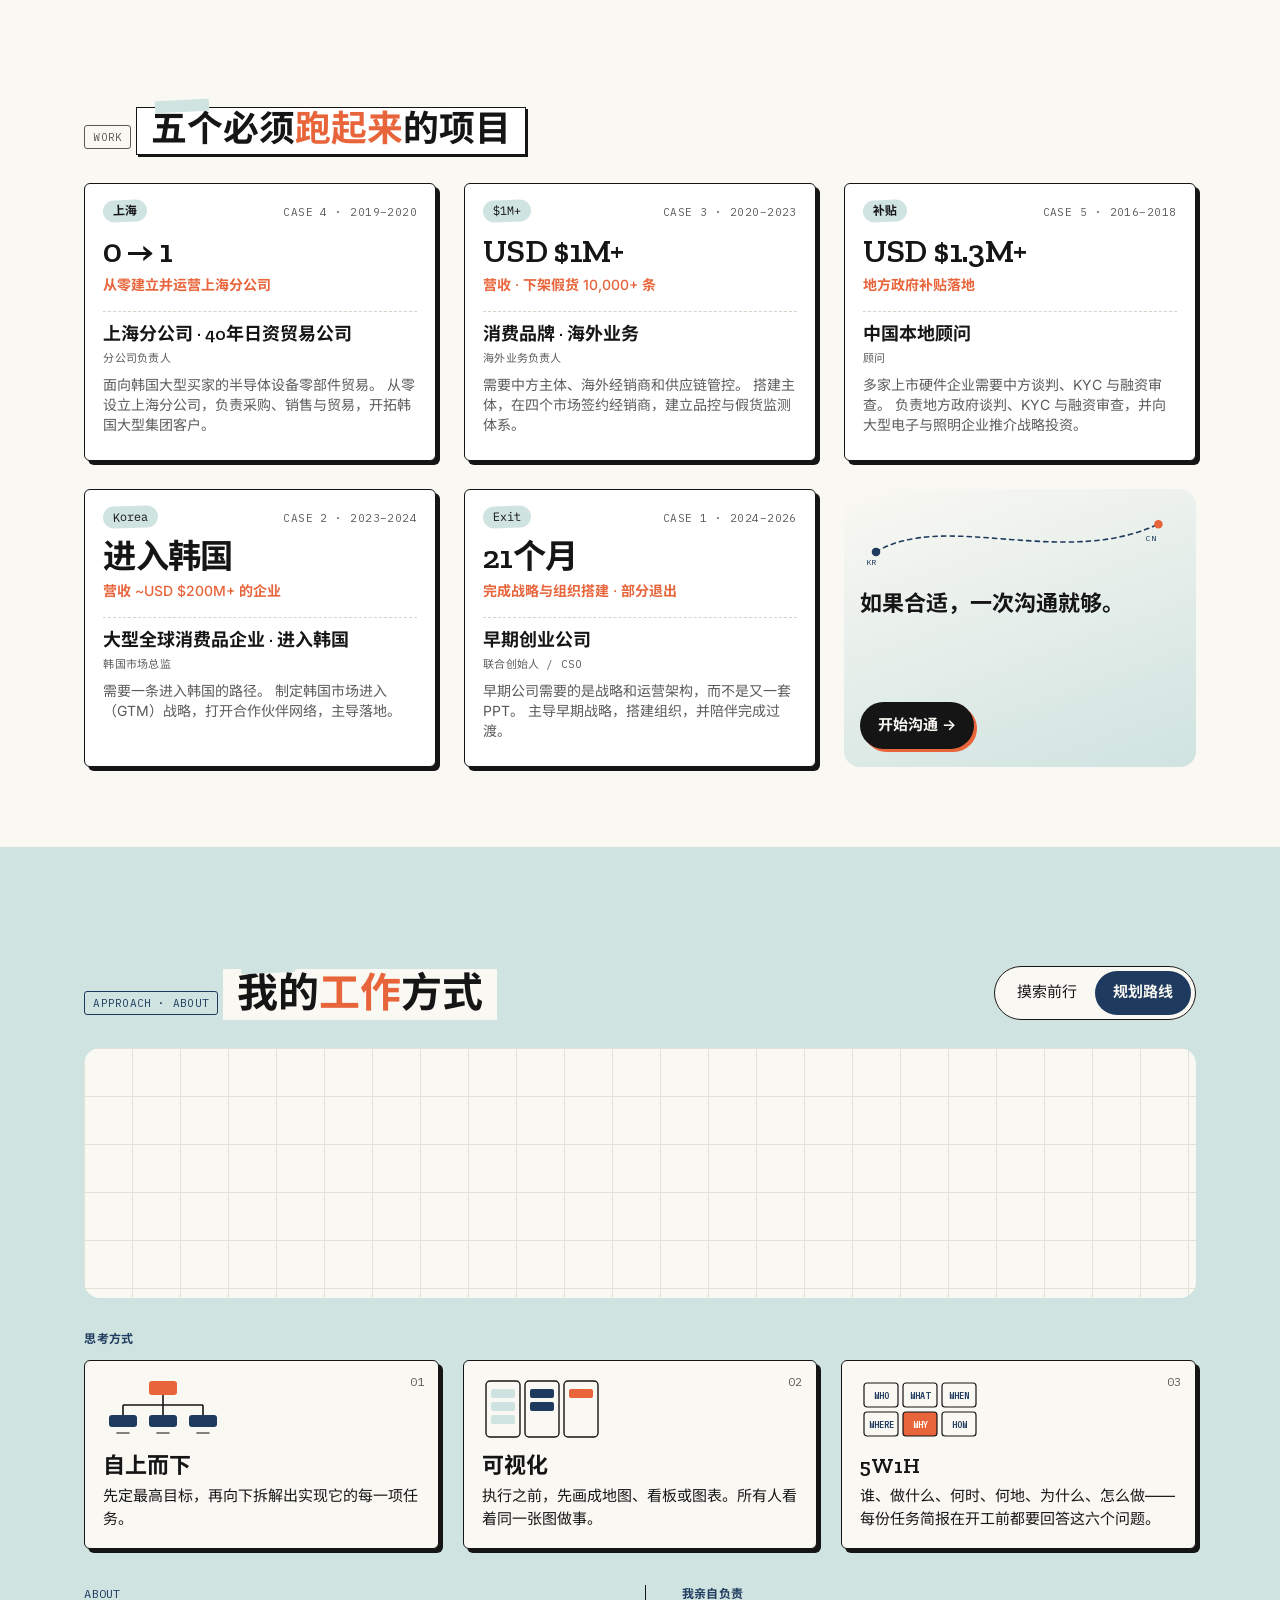
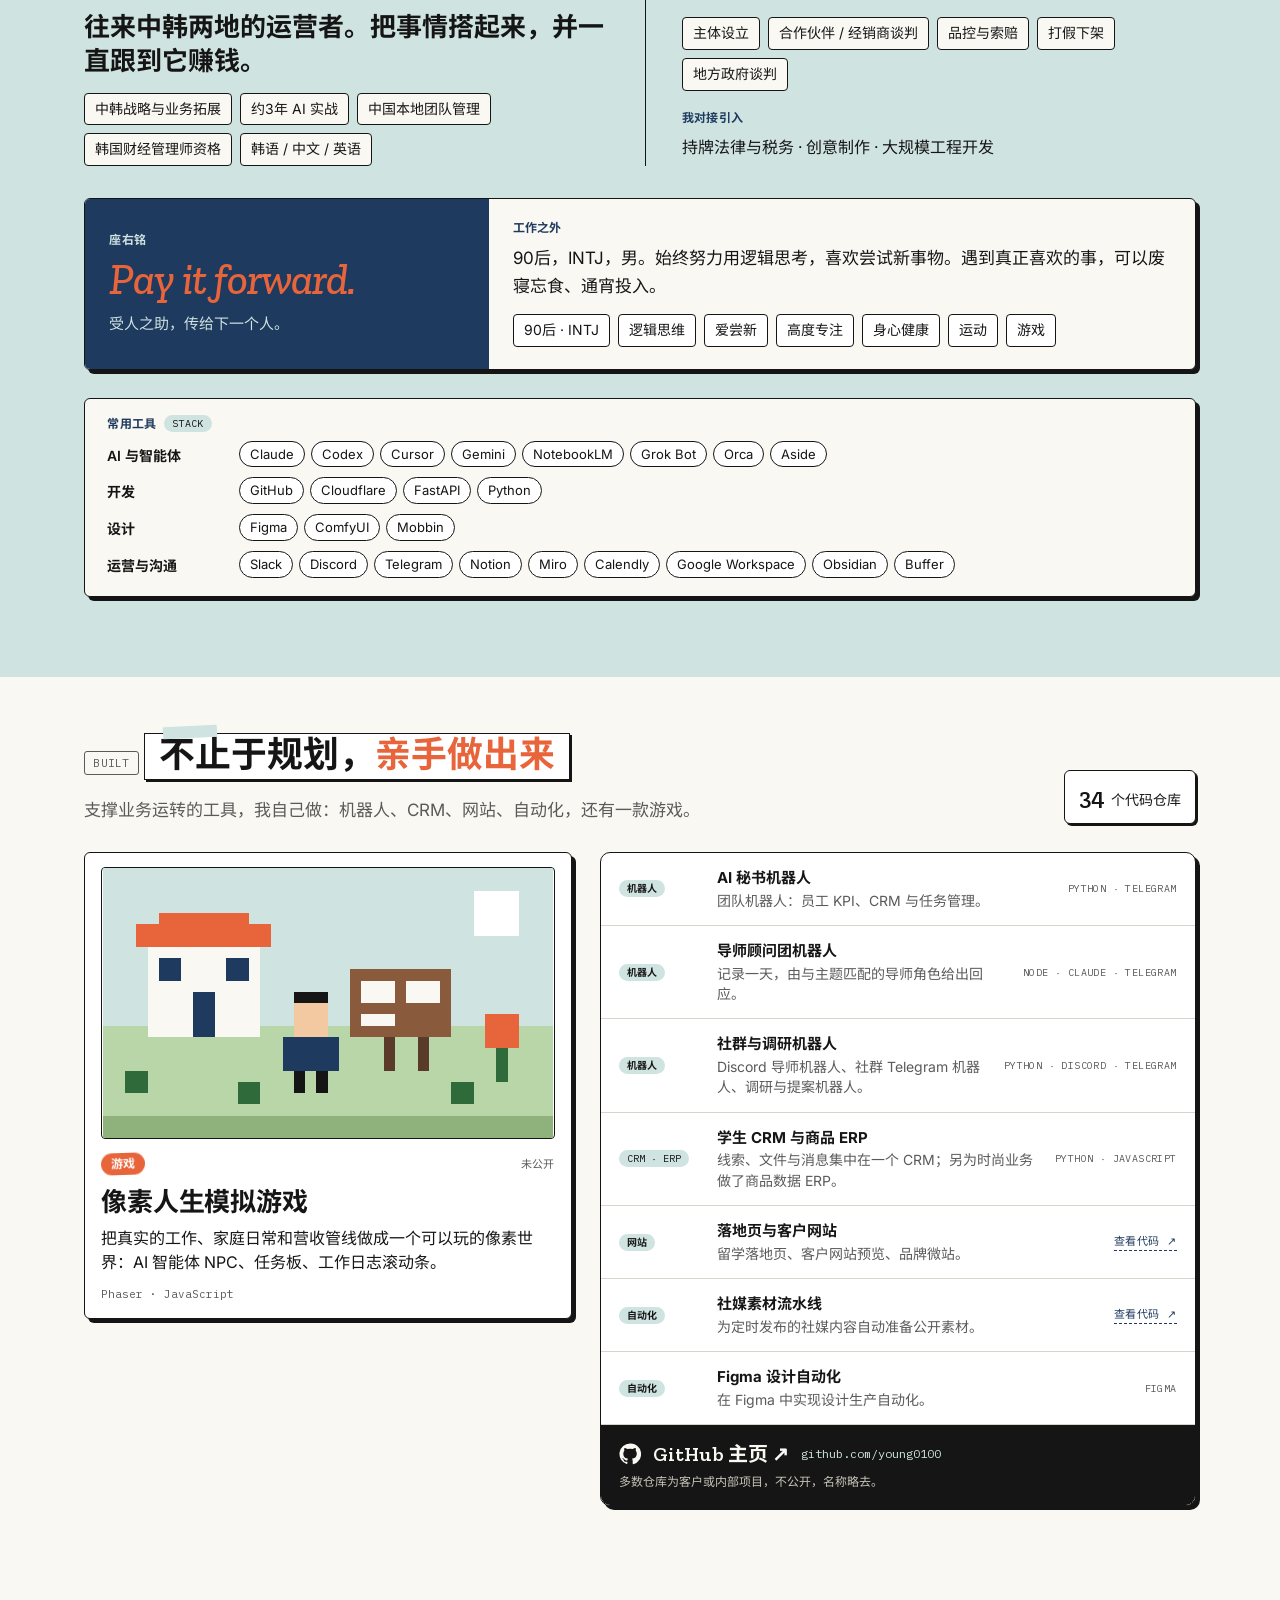
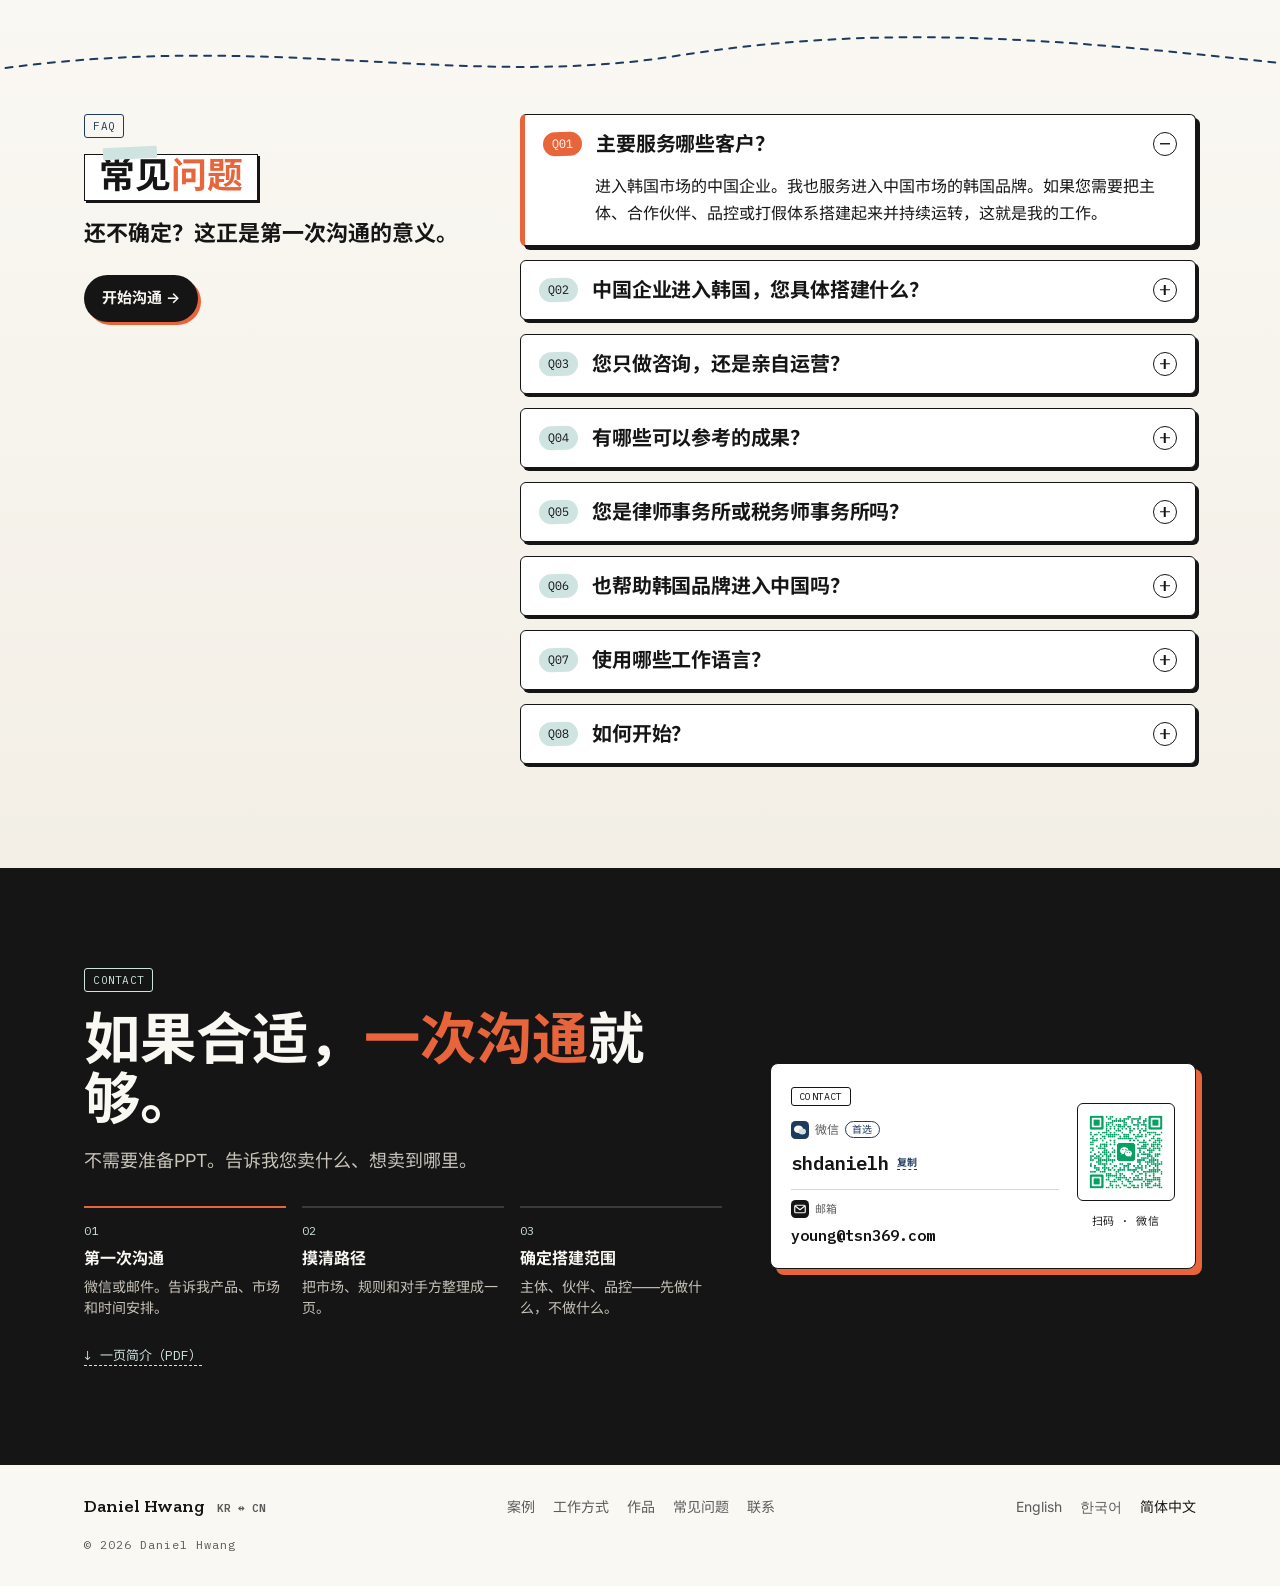
<file: zh/index.html>
<!DOCTYPE html><html lang="zh-Hans"> <head><meta charset="utf-8"><meta name="viewport" content="width=device-width, initial-scale=1"><meta http-equiv="Content-Security-Policy" content="default-src 'self'; script-src 'self'; style-src 'self'; img-src 'self'; font-src 'self'; connect-src 'none'; object-src 'none'; base-uri 'self'; form-action 'none'; upgrade-insecure-requests"><meta name="referrer" content="no-referrer"><title>Daniel Hwang — 从中国到韩国，扎实落地。</title><meta name="description" content="跨境运营者。为往来中韩两地的企业搭建主体、合作伙伴、品控（QC）与打假体系，并亲自运营到实现盈利。"><meta name="robots" content="index, follow"><meta name="theme-color" content="#FAF8F3"><!-- Chinese dual-core browsers (360, QQ, Sogou): render with the modern engine; keep Baidu/UC mobile from transcoding the page. --><meta name="renderer" content="webkit"><meta http-equiv="Cache-Control" content="no-transform"><meta name="applicable-device" content="pc,mobile"><meta name="keywords" content="中国企业进入韩国,韩国市场进入,韩国公司注册,韩国经销商,韩国代理商,跨境品控,打假,韩国本地运营,中韩跨境,韩国品牌进入中国"><link rel="canonical" href="https://young0100.github.io/zh/"><link rel="alternate" hreflang="en" href="https://young0100.github.io/"><link rel="alternate" hreflang="ko" href="https://young0100.github.io/ko/"><link rel="alternate" hreflang="zh-Hans" href="https://young0100.github.io/zh/"><link rel="alternate" hreflang="x-default" href="https://young0100.github.io/"><link rel="icon" href="/favicon.svg" type="image/svg+xml"><link rel="preload" href="/fonts/zh-sans-700.woff2" as="font" type="font/woff2" crossorigin><link rel="preload" href="/fonts/zh-sans-400.woff2" as="font" type="font/woff2" crossorigin><meta property="og:title" content="Daniel Hwang — 从中国到韩国，扎实落地。"><meta property="og:description" content="跨境运营者。为往来中韩两地的企业搭建主体、合作伙伴、品控（QC）与打假体系，并亲自运营到实现盈利。"><meta property="og:type" content="website"><meta property="og:locale" content="zh_CN"><meta property="og:url" content="https://young0100.github.io/zh/"><meta property="og:image" content="https://young0100.github.io/og/og-zh.png"><meta property="og:image:width" content="1200"><meta property="og:image:height" content="630"><meta name="twitter:card" content="summary_large_image"><meta name="twitter:title" content="Daniel Hwang — 从中国到韩国，扎实落地。"><meta name="twitter:description" content="跨境运营者。为往来中韩两地的企业搭建主体、合作伙伴、品控（QC）与打假体系，并亲自运营到实现盈利。"><meta name="twitter:image" content="https://young0100.github.io/og/og-zh.png"><script type="application/ld+json">{"@context":"https://schema.org","@type":"Person","name":"Daniel Hwang","jobTitle":"跨境运营者","knowsLanguage":["ko","zh","en"],"url":"https://young0100.github.io/zh/","sameAs":["https://github.com/young0100"]}</script><script type="application/ld+json">{"@context":"https://schema.org","@type":"FAQPage","inLanguage":"zh-Hans","mainEntity":[{"@type":"Question","name":"主要服务哪些客户？","acceptedAnswer":{"@type":"Answer","text":"进入韩国市场的中国企业。我也服务进入中国市场的韩国品牌。如果您需要把主体、合作伙伴、品控或打假体系搭建起来并持续运转，这就是我的工作。"}},{"@type":"Question","name":"中国企业进入韩国，您具体搭建什么？","acceptedAnswer":{"@type":"Answer","text":"规划韩国落地路径（主体、许可、渠道），签约韩国本地经销商与零售合作伙伴，并把中方供应链品控与索赔记录打通。如果海外假货在压低您的价格，我会加上假货监测与下架处理。"}},{"@type":"Question","name":"您只做咨询，还是亲自运营？","acceptedAnswer":{"@type":"Answer","text":"搭建完成后，我会一直留到它实现盈利、没有我也能运转。流程是：摸清 → 搭建 → 运营与交接。"}},{"@type":"Question","name":"有哪些可以参考的成果？","acceptedAnswer":{"@type":"Answer","text":"过往项目（公司名称不公开）：消费品牌海外营收 USD $1M+；下架假货链接 10,000+ 条；在中国本地顾问项目中落地地方政府补贴 USD $1.3M+；为营收 ~USD $200M+ 的全球消费品企业制定韩国进入战略并搭建本地合作伙伴网络。"}},{"@type":"Question","name":"您是律师事务所或税务师事务所吗？","acceptedAnswer":{"@type":"Answer","text":"不是。我亲自负责主体设立、合作伙伴与经销商谈判、品控与索赔、打假下架以及地方政府谈判。需要法律和税务时，引入持牌专业人士。"}},{"@type":"Question","name":"也帮助韩国品牌进入中国吗？","acceptedAnswer":{"@type":"Answer","text":"是的。在中国一侧采用同样的运营模式：主体、合作伙伴、品控与打假，并让它持续运转。"}},{"@type":"Question","name":"使用哪些工作语言？","acceptedAnswer":{"@type":"Answer","text":"韩语、中文和英语。"}},{"@type":"Question","name":"如何开始？","acceptedAnswer":{"@type":"Answer","text":"如果合适，一次沟通就够。微信号 shdanielh，或邮件 young@tsn369.com。"}}]}</script><link rel="stylesheet" href="/_astro/index.C_ASZvHa.css"></head> <body>  <a class="skip" href="#top">跳到正文</a> <div class="nav-wrap"> <input class="nav-toggle" id="nav-toggle" type="checkbox"> <div class="nav-pill"> <a class="wordmark" href="#top">Daniel Hwang</a> <div class="nav-links" id="nav-links"> <a href="#work">案例</a> <a href="#built">作品</a> <a href="#approach">工作方式</a> <a href="#faq">常见问题</a> </div> <nav class="lang" aria-label="语言"> <a href="/?lang=en" hreflang="en" lang="en" title="English"> EN </a><a href="/ko/" hreflang="ko" lang="ko" title="한국어"> 한 </a><a href="/zh/" hreflang="zh-Hans" lang="zh-Hans" aria-current="page" title="简体中文"> 中 </a> </nav> <a class="nav-cta" href="#contact">联系</a> <label class="burger" for="nav-toggle"> <span class="sr">打开菜单</span> <span></span> <span></span> <span></span> </label> </div> </div> <main> <section class="hero" id="top"> <div class="wrap"> <div class="bw"> <div class="bw-bar" aria-hidden="true"> <span class="bw-dots"><i></i><i></i><i></i></span> <span class="bw-url"> <svg viewBox="0 0 16 16" width="11" height="11"><path d="M4 7V5a4 4 0 0 1 8 0v2h1v8H3V7h1Zm2 0h4V5a2 2 0 1 0-4 0v2Z" fill="currentColor"></path></svg> <b>young0100.github.io</b>/zh/ </span> </div> <div class="bw-body hero-grid"> <div class="hero-copy"> <p class="otag tag-muted"> KR ↔ CN<span class="tag-rest"> · 跨境运营者</span> </p> <h1>从中国到韩国，<br>扎实落地。</h1> <p class="tail">……并让它持续运转。</p> <p class="lede"> <strong class="mark">进入韩国市场的中国企业</strong>——我负责搭建主体、合作伙伴、品控与打假体系，并亲自运营到实现盈利。进入中国市场的韩国品牌，同样可以合作。<span class="caret" aria-hidden="true"></span> </p> </div> <div class="hero-contact"> <article class="contact-card qr-hero" aria-label="联系方式"> <div class="contact-main"> <p class="otag contact-tag">Contact</p> <div class="ch"> <p class="ch-label"> <svg class="ico" viewBox="0 0 24 24" width="18" height="18" aria-hidden="true"> <rect width="24" height="24" rx="6" fill="#1F3A5F"></rect> <ellipse cx="10" cy="11" rx="6" ry="5" fill="#FAF8F3"></ellipse> <ellipse cx="15" cy="14" rx="5" ry="4" fill="#CFE3E0"></ellipse> </svg> 微信 <span class="badge">首选</span> </p> <button class="wx-copy" type="button" data-copy="shdanielh"> <span class="wx-id">shdanielh</span> <span class="copy-word">复制</span> <span class="sr">微信号</span> </button> </div> <div class="ch email-ch"> <p class="ch-label"> <svg class="ico" viewBox="0 0 24 24" width="18" height="18" aria-hidden="true"> <rect width="24" height="24" rx="6" fill="#151515"></rect> <rect x="5" y="7" width="14" height="10" rx="1.5" fill="none" stroke="#FAF8F3" stroke-width="1.6"></rect> <path d="M5.5 8 L12 13 L18.5 8" fill="none" stroke="#FAF8F3" stroke-width="1.6"></path> </svg> 邮箱 </p> <a class="email" href="mailto:young@tsn369.com">young@tsn369.com</a> </div> </div> <div class="qr-block"> <div class="qr-frame"> <picture> <source srcset="/contact/wechat-qr-shdanielh.webp" type="image/webp"> <img src="/contact/wechat-qr-shdanielh.jpg" width="640" height="640" alt="微信二维码 shdanielh"> </picture> </div> <p class="qr-cap">扫码 · 微信</p> </div> </article> </div> <ul class="chips"> <li> <a class="chip" href="#case-3"> <p class="chip-lead"><span>USD $1M+</span> 消费品牌营收</p> <p class="chip-meta">消费品牌 · 海外业务 → Case 3</p> </a> </li><li> <a class="chip" href="#case-3"> <p class="chip-lead"><span>10,000+</span> 条假货链接下架</p> <p class="chip-meta">消费品牌 · 海外业务 → Case 3</p> </a> </li><li> <a class="chip" href="#case-5"> <p class="chip-lead"><span>USD $1.3M+</span> 地方政府补贴落地</p> <p class="chip-meta">中国本地顾问 → Case 5</p> </a> </li> </ul> </div> </div> </div> </section> <section class="offer" id="offer"> <div class="wrap offer-grid"> <p class="otag offer-tag"> Offer · 中国<span class="tag-rest">企业优先</span> </p> <h2 class="offer-title"> <span class="tab">您要走的是<span class="sig">哪一条</span></span> <span class="tab tab-indent">跨境路线？</span> </h2> <svg class="route route-offer" viewBox="0 0 600 160" fill="none" aria-hidden="true"> <path d="M40 118 C 180 10, 400 160, 560 50" stroke="currentColor" stroke-width="2.5" stroke-dasharray="8 8" stroke-linecap="round"></path> <circle cx="40" cy="118" r="7" fill="currentColor"></circle> <circle cx="560" cy="50" r="7" class="dot-cn"></circle> <text x="18" y="148">KR</text> <text x="536" y="82">CN</text> </svg> <div class="pills"> <a class="qpill is-primary" href="#offer-panel"> <span>中国品牌进入韩国？</span> <span class="sticker sticker-flat">主营</span> </a><a class="qpill" href="#case-4">韩国品牌进入中国？</a><a class="qpill" href="#case-3">海外被假货抢走价格？</a><a class="qpill" href="#case-5">需要核查中方交易或补贴？</a> </div> <div class="sheet" id="offer-panel"> <p class="kicker">我做什么</p> <p class="sheet-copy"> 规划韩国落地路径：主体、许可、渠道。<br>签约韩国本地经销商与零售合作伙伴。<br>把中方供应链品控与索赔记录打通。<br> </p> <a class="case-jump" href="#case-4"> <span class="sticker">上海</span> <span class="case-jump-label">Case 4 · 中国本地贸易团队运营</span> <svg class="arrow" viewBox="0 0 36 16" width="32" height="14" aria-hidden="true"> <path d="M1 8 H28 M21 2 L30 8 L21 14" fill="none" stroke="currentColor" stroke-width="1.8" stroke-linecap="round" stroke-linejoin="round"></path> </svg> </a> </div> <p class="offer-foot">还不确定属于哪一种？第一次沟通就是为了把它理清。</p> </div> </section> <section class="work" id="work"> <div class="wrap"> <p class="otag tag-muted">Work</p> <h2 class="tab tab-frame work-title"> 五个必须<span class="sig">跑起来</span><span class="title-rest">的项目</span> </h2> <div class="case-grid"> <article class="case" id="case-4"> <header class="case-top"> <span class="sticker">上海</span> <p class="case-meta"> Case 4 · 2019–2020 </p> </header> <p class="case-big">0 → 1</p> <p class="case-biglabel">从零建立并运营上海分公司</p> <h3>上海分公司 · 40年日资贸易公司</h3> <p class="role">分公司负责人</p> <p class="problem">面向韩国大型买家的半导体设备零部件贸易。 从零设立上海分公司，负责采购、销售与贸易，开拓韩国大型集团客户。</p> </article><article class="case" id="case-3"> <header class="case-top"> <span class="sticker">$1M+</span> <p class="case-meta"> Case 3 · 2020–2023 </p> </header> <p class="case-big">USD $1M+</p> <p class="case-biglabel">营收 · 下架假货 10,000+ 条</p> <h3>消费品牌 · 海外业务</h3> <p class="role">海外业务负责人</p> <p class="problem">需要中方主体、海外经销商和供应链管控。 搭建主体，在四个市场签约经销商，建立品控与假货监测体系。</p> </article><article class="case" id="case-5"> <header class="case-top"> <span class="sticker">补贴</span> <p class="case-meta"> Case 5 · 2016–2018 </p> </header> <p class="case-big">USD $1.3M+</p> <p class="case-biglabel">地方政府补贴落地</p> <h3>中国本地顾问</h3> <p class="role">顾问</p> <p class="problem">多家上市硬件企业需要中方谈判、KYC 与融资审查。 负责地方政府谈判、KYC 与融资审查，并向大型电子与照明企业推介战略投资。</p> </article><article class="case" id="case-2"> <header class="case-top"> <span class="sticker">Korea</span> <p class="case-meta"> Case 2 · 2023–2024 </p> </header> <p class="case-big">进入韩国</p> <p class="case-biglabel">营收 ~USD $200M+ 的企业</p> <h3>大型全球消费品企业 · 进入韩国</h3> <p class="role">韩国市场总监</p> <p class="problem">需要一条进入韩国的路径。 制定韩国市场进入（GTM）战略，打开合作伙伴网络，主导落地。</p> </article><article class="case" id="case-1"> <header class="case-top"> <span class="sticker">Exit</span> <p class="case-meta"> Case 1 · 2024–2026 </p> </header> <p class="case-big">21个月</p> <p class="case-biglabel">完成战略与组织搭建 · 部分退出</p> <h3>早期创业公司</h3> <p class="role">联合创始人 / CSO</p> <p class="problem">早期公司需要的是战略和运营架构，而不是又一套PPT。 主导早期战略，搭建组织，并陪伴完成过渡。</p> </article> <aside class="cta-tile"> <svg class="route route-tile" viewBox="0 0 600 120" fill="none" aria-hidden="true"> <path d="M30 88 C 160 10, 380 120, 560 36" stroke="currentColor" stroke-width="3" stroke-dasharray="8 8" stroke-linecap="round"></path> <circle cx="30" cy="88" r="8" fill="currentColor"></circle> <circle cx="560" cy="36" r="8" class="dot-cn"></circle> <text x="12" y="112">KR</text> <text x="536" y="68">CN</text> </svg> <p class="cta-line">如果合适，一次沟通就够。</p> <a class="cta-btn" href="#contact">开始沟通 →</a> </aside> </div> </div> </section>  <section class="approach" id="approach"> <div class="wrap"> <div class="approach-head"> <div> <p class="otag approach-tag">Approach · About</p> <h2 class="tab">我的<span class="sig">工作</span>方式</h2> </div> <fieldset class="seg"> <legend class="sr">路线</legend> <input type="radio" name="route" id="route-rough" value="rough"> <label for="route-rough">摸索前行</label> <input type="radio" name="route" id="route-plotted" value="plotted" checked> <label for="route-plotted">规划路线</label> </fieldset> </div> <p id="route-status" class="sr">规划路线</p> <div class="map" id="route-map"> <svg class="route-plotted" viewBox="0 0 1248 230" fill="none" aria-hidden="true"> <path d="M120 160 C 300 60, 420 200, 620 120 S 940 40, 1120 100" stroke="#1F3A5F" stroke-width="3" stroke-dasharray="10 8" stroke-linecap="round"></path> <circle cx="120" cy="160" r="12" fill="#1F3A5F"></circle> <circle cx="620" cy="120" r="12" fill="#1F3A5F"></circle> <circle cx="1120" cy="100" r="12" fill="#E8643A"></circle> </svg> <svg class="route-rough" viewBox="0 0 1248 230" fill="none" aria-hidden="true"> <path d="M120 160 C 40 40, 280 230, 300 90 S 250 20, 460 170 S 520 40, 620 120 S 700 230, 860 60 S 980 10, 1120 100" stroke="#1F3A5F" stroke-width="3" stroke-dasharray="4 7" stroke-linecap="round"></path> <circle cx="120" cy="160" r="12" fill="#1F3A5F"></circle> <circle cx="620" cy="120" r="12" fill="#1F3A5F"></circle> <circle cx="1120" cy="100" r="12" fill="#E8643A"></circle> </svg> <ol class="steps"> <li><b>1 · 摸清</b> <span>市场、规则、对手方</span></li><li><b>2 · 搭建</b> <span>主体、伙伴、品控</span></li><li><b>3 · 运营与交接</b> <span>直到没有我也能运转</span></li> </ol> </div> <div class="think"> <p class="kicker think-kicker">思考方式</p> <ol class="think-grid"> <li class="think-card"> <span class="think-n">01</span> <svg class="think-ico" viewBox="0 0 120 64" fill="none" aria-hidden="true"> <rect x="46" y="4" width="28" height="14" rx="3" fill="#E8643A"></rect> <path d="M60 18 V28 M20 28 H100 M20 28 V38 M60 28 V38 M100 28 V38" stroke="#151515" stroke-width="1.6"></path> <rect x="6" y="38" width="28" height="12" rx="3" fill="#1F3A5F"></rect> <rect x="46" y="38" width="28" height="12" rx="3" fill="#1F3A5F"></rect> <rect x="86" y="38" width="28" height="12" rx="3" fill="#1F3A5F"></rect> <path d="M14 56 H26 M54 56 H66 M94 56 H106" stroke="#5A5A5A" stroke-width="1.6" stroke-linecap="round"></path> </svg> <h3>自上而下</h3> <p>先定最高目标，再向下拆解出实现它的每一项任务。</p> </li> <li class="think-card"> <span class="think-n">02</span> <svg class="think-ico" viewBox="0 0 120 64" fill="none" aria-hidden="true"> <rect x="4" y="4" width="34" height="56" rx="4" stroke="#151515" stroke-width="1.4"></rect> <rect x="43" y="4" width="34" height="56" rx="4" stroke="#151515" stroke-width="1.4"></rect> <rect x="82" y="4" width="34" height="56" rx="4" stroke="#151515" stroke-width="1.4"></rect> <rect x="9" y="12" width="24" height="9" rx="2" fill="#CFE3E0"></rect> <rect x="9" y="25" width="24" height="9" rx="2" fill="#CFE3E0"></rect> <rect x="9" y="38" width="24" height="9" rx="2" fill="#CFE3E0"></rect> <rect x="48" y="12" width="24" height="9" rx="2" fill="#1F3A5F"></rect> <rect x="48" y="25" width="24" height="9" rx="2" fill="#1F3A5F"></rect> <rect x="87" y="12" width="24" height="9" rx="2" fill="#E8643A"></rect> </svg> <h3>可视化</h3> <p>执行之前，先画成地图、看板或图表。所有人看着同一张图做事。</p> </li> <li class="think-card"> <span class="think-n">03</span> <svg class="think-ico" viewBox="0 0 120 64" fill="none" aria-hidden="true"> <g> <rect x="4" y="6" width="34" height="24" rx="3" fill="#FAF8F3" stroke="#151515" stroke-width="1.2"></rect> <text x="21" y="22" text-anchor="middle" font-size="8.5" font-family="IBM Plex Mono, monospace" font-weight="600" fill="#1F3A5F">WHO</text> </g><g> <rect x="43" y="6" width="34" height="24" rx="3" fill="#FAF8F3" stroke="#151515" stroke-width="1.2"></rect> <text x="60" y="22" text-anchor="middle" font-size="8.5" font-family="IBM Plex Mono, monospace" font-weight="600" fill="#1F3A5F">WHAT</text> </g><g> <rect x="82" y="6" width="34" height="24" rx="3" fill="#FAF8F3" stroke="#151515" stroke-width="1.2"></rect> <text x="99" y="22" text-anchor="middle" font-size="8.5" font-family="IBM Plex Mono, monospace" font-weight="600" fill="#1F3A5F">WHEN</text> </g><g> <rect x="4" y="35" width="34" height="24" rx="3" fill="#FAF8F3" stroke="#151515" stroke-width="1.2"></rect> <text x="21" y="51" text-anchor="middle" font-size="8.5" font-family="IBM Plex Mono, monospace" font-weight="600" fill="#1F3A5F">WHERE</text> </g><g> <rect x="43" y="35" width="34" height="24" rx="3" fill="#E8643A" stroke="#151515" stroke-width="1.2"></rect> <text x="60" y="51" text-anchor="middle" font-size="8.5" font-family="IBM Plex Mono, monospace" font-weight="600" fill="#FFFFFF">WHY</text> </g><g> <rect x="82" y="35" width="34" height="24" rx="3" fill="#FAF8F3" stroke="#151515" stroke-width="1.2"></rect> <text x="99" y="51" text-anchor="middle" font-size="8.5" font-family="IBM Plex Mono, monospace" font-weight="600" fill="#1F3A5F">HOW</text> </g> </svg> <h3>5W1H</h3> <p>谁、做什么、何时、何地、为什么、怎么做——每份任务简报在开工前都要回答这六个问题。</p> </li> </ol> </div> <div class="about-grid"> <div id="about"> <p class="kicker">About</p> <p class="about-line">往来中韩两地的运营者。把事情搭起来，并一直跟到它赚钱。</p> <ul class="tags"> <li>中韩战略与业务拓展</li><li>约3年 AI 实战</li><li>中国本地团队管理</li><li>韩国财经管理师资格</li><li>韩语 / 中文 / 英语</li> </ul> </div> <div class="own"> <p class="kicker">我亲自负责</p> <ul class="tags"> <li>主体设立</li><li>合作伙伴 / 经销商谈判</li><li>品控与索赔</li><li>打假下架</li><li>地方政府谈判</li> </ul> <p class="kicker bring">我对接引入</p> <p class="bring-line">持牌法律与税务 · 创意制作 · 大规模工程开发</p> </div> </div> <div class="personal"> <div class="motto"> <p class="kicker">座右铭</p> <p class="motto-line">Pay it forward.</p> <p class="motto-sub">受人之助，传给下一个人。</p> </div> <div class="personal-body"> <p class="kicker">工作之外</p> <p class="personal-line">90后，INTJ，男。始终努力用逻辑思考，喜欢尝试新事物。遇到真正喜欢的事，可以废寝忘食、通宵投入。</p> <ul class="tags personal-tags"> <li>90后 · INTJ</li><li>逻辑思维</li><li>爱尝新</li><li>高度专注</li><li>身心健康</li><li>运动</li><li>游戏</li> </ul> </div> </div> <div class="approach-bottom"> <div class="tools"> <p class="kicker">常用工具 <span class="sticker sticker-flat">stack</span></p> <dl class="tool-groups"> <div class="tool-row"> <dt>AI 与智能体</dt> <dd> <ul class="tool-chips"> <li>Claude</li><li>Codex</li><li>Cursor</li><li>Gemini</li><li>NotebookLM</li><li>Grok Bot</li><li>Orca</li><li>Aside</li> </ul> </dd> </div><div class="tool-row"> <dt>开发</dt> <dd> <ul class="tool-chips"> <li>GitHub</li><li>Cloudflare</li><li>FastAPI</li><li>Python</li> </ul> </dd> </div><div class="tool-row"> <dt>设计</dt> <dd> <ul class="tool-chips"> <li>Figma</li><li>ComfyUI</li><li>Mobbin</li> </ul> </dd> </div><div class="tool-row"> <dt>运营与沟通</dt> <dd> <ul class="tool-chips"> <li>Slack</li><li>Discord</li><li>Telegram</li><li>Notion</li><li>Miro</li><li>Calendly</li><li>Google Workspace</li><li>Obsidian</li><li>Buffer</li> </ul> </dd> </div> </dl> </div> </div> </div> </section> <section class="built" id="built"> <div class="wrap"> <div class="built-head"> <div> <p class="otag tag-muted">Built</p> <h2 class="tab tab-frame built-title">不止于规划，<span class="sig">亲手做出来</span></h2> <p class="built-lede">支撑业务运转的工具，我自己做：机器人、CRM、网站、自动化，还有一款游戏。</p> </div> <ul class="built-stats"> <li><strong>34</strong> 个代码仓库</li> </ul> </div> <div class="built-grid"> <article class="proj proj-game proj-feature"> <svg class="proj-art" viewBox="0 0 40 24" shape-rendering="crispEdges" aria-hidden="true"> <rect x="0" y="0" width="40" height="14" fill="#CFE3E0"></rect><rect x="0" y="14" width="40" height="8" fill="#B9D6A8"></rect><rect x="0" y="22" width="40" height="2" fill="#8FB27C"></rect><rect x="4" y="7" width="10" height="8" fill="#FAF8F3"></rect><rect x="3" y="5" width="12" height="2" fill="#E8643A"></rect><rect x="5" y="4" width="8" height="1" fill="#E8643A"></rect><rect x="8" y="11" width="2" height="4" fill="#1F3A5F"></rect><rect x="5" y="8" width="2" height="2" fill="#1F3A5F"></rect><rect x="11" y="8" width="2" height="2" fill="#1F3A5F"></rect><rect x="22" y="9" width="9" height="6" fill="#8A5A3C"></rect><rect x="23" y="10" width="3" height="2" fill="#FAF8F3"></rect><rect x="27" y="10" width="3" height="2" fill="#FAF8F3"></rect><rect x="23" y="13" width="3" height="1" fill="#FAF8F3"></rect><rect x="25" y="15" width="1" height="3" fill="#5A3A28"></rect><rect x="28" y="15" width="1" height="3" fill="#5A3A28"></rect><rect x="34" y="13" width="3" height="3" fill="#E8643A"></rect><rect x="35" y="16" width="1" height="3" fill="#2F6B3A"></rect><rect x="33" y="2" width="4" height="4" fill="#FFFFFF"></rect><rect x="2" y="18" width="2" height="2" fill="#2F6B3A"></rect><rect x="12" y="19" width="2" height="2" fill="#2F6B3A"></rect><rect x="31" y="19" width="2" height="2" fill="#2F6B3A"></rect> <g class="px-walker"> <rect x="17" y="12" width="3" height="3" fill="#F2C9A0"></rect><rect x="17" y="11" width="3" height="1" fill="#151515"></rect><rect x="16" y="15" width="5" height="3" fill="#1F3A5F"></rect><rect x="17" y="18" width="1" height="2" fill="#151515"></rect><rect x="19" y="18" width="1" height="2" fill="#151515"></rect> </g> </svg> <header class="proj-top"> <span class="sticker">游戏</span> <span class="proj-private">未公开</span> </header> <h3>像素人生模拟游戏</h3> <p class="proj-line">把真实的工作、家庭日常和营收管线做成一个可以玩的像素世界：AI 智能体 NPC、任务板、工作日志滚动条。</p> <p class="proj-stack">Phaser · JavaScript</p> </article> <ul class="proj-list"> <li class="proj-row"> <span class="sticker sticker-flat">机器人</span> <span class="proj-row-main"> <b>AI 秘书机器人</b> <span>团队机器人：员工 KPI、CRM 与任务管理。</span> </span> <span class="proj-private">Python · Telegram</span> </li><li class="proj-row"> <span class="sticker sticker-flat">机器人</span> <span class="proj-row-main"> <b>导师顾问团机器人</b> <span>记录一天，由与主题匹配的导师角色给出回应。</span> </span> <span class="proj-private">Node · Claude · Telegram</span> </li><li class="proj-row"> <span class="sticker sticker-flat">机器人</span> <span class="proj-row-main"> <b>社群与调研机器人</b> <span>Discord 导师机器人、社群 Telegram 机器人、调研与提案机器人。</span> </span> <span class="proj-private">Python · Discord · Telegram</span> </li><li class="proj-row"> <span class="sticker sticker-flat">CRM · ERP</span> <span class="proj-row-main"> <b>学生 CRM 与商品 ERP</b> <span>线索、文件与消息集中在一个 CRM；另为时尚业务做了商品数据 ERP。</span> </span> <span class="proj-private">Python · JavaScript</span> </li><li class="proj-row"> <span class="sticker sticker-flat">网站</span> <span class="proj-row-main"> <b>落地页与客户网站</b> <span>留学落地页、客户网站预览、品牌微站。</span> </span> <a class="proj-link" href="https://github.com/young0100/mingalar-edu" rel="noopener" target="_blank">查看代码 ↗</a> </li><li class="proj-row"> <span class="sticker sticker-flat">自动化</span> <span class="proj-row-main"> <b>社媒素材流水线</b> <span>为定时发布的社媒内容自动准备公开素材。</span> </span> <a class="proj-link" href="https://github.com/young0100/otk-media" rel="noopener" target="_blank">查看代码 ↗</a> </li><li class="proj-row"> <span class="sticker sticker-flat">自动化</span> <span class="proj-row-main"> <b>Figma 设计自动化</b> <span>在 Figma 中实现设计生产自动化。</span> </span> <span class="proj-private">Figma</span> </li> <li class="proj-row proj-row-gh"> <a class="proj-gh-link" href="https://github.com/young0100" rel="noopener" target="_blank"> <svg viewBox="0 0 24 24" width="22" height="22" aria-hidden="true"> <path fill="currentColor" d="M12 .5a11.5 11.5 0 0 0-3.64 22.41c.58.1.79-.25.79-.56v-2c-3.2.7-3.88-1.37-3.88-1.37-.53-1.33-1.28-1.69-1.28-1.69-1.05-.71.08-.7.08-.7 1.16.08 1.77 1.19 1.77 1.19 1.03 1.77 2.7 1.26 3.36.96.1-.75.4-1.26.73-1.55-2.55-.29-5.24-1.28-5.24-5.68 0-1.26.45-2.28 1.19-3.09-.12-.29-.52-1.46.11-3.05 0 0 .97-.31 3.17 1.18a11 11 0 0 1 5.77 0c2.2-1.49 3.17-1.18 3.17-1.18.63 1.59.23 2.76.11 3.05.74.81 1.19 1.83 1.19 3.09 0 4.41-2.69 5.38-5.26 5.67.41.36.78 1.06.78 2.14v3.17c0 .31.21.67.8.56A11.5 11.5 0 0 0 12 .5Z"></path> </svg> <span class="proj-profile-label">GitHub 主页 ↗</span> <span class="proj-profile-handle">github.com/young0100</span> <span class="proj-note">多数仓库为客户或内部项目，不公开，名称略去。</span> </a> </li> </ul> </div> </div> </section> <section class="faq" id="faq"> <svg class="faq-route" viewBox="0 0 1440 60" preserveAspectRatio="none" fill="none" aria-hidden="true"> <path d="M-10 40 C 300 0, 520 60, 760 26 S 1200 10, 1450 34" stroke="#1F3A5F" stroke-width="2" stroke-dasharray="8 8" stroke-linecap="round"></path> </svg> <div class="wrap faq-grid"> <div class="faq-intro"> <p class="otag faq-tag">FAQ</p> <h2 class="tab tab-frame faq-title">常见<span class="sig">问题</span></h2> <p class="faq-lead">还不确定？这正是第一次沟通的意义。</p> <a class="cta-btn" href="#contact">开始沟通 →</a> </div> <div class="faq-list"> <details class="faq-item" open> <summary> <span class="faq-n">Q01</span> <h3>主要服务哪些客户？</h3> <span class="faq-plus" aria-hidden="true"></span> </summary> <p>进入韩国市场的中国企业。我也服务进入中国市场的韩国品牌。如果您需要把主体、合作伙伴、品控或打假体系搭建起来并持续运转，这就是我的工作。</p> </details><details class="faq-item"> <summary> <span class="faq-n">Q02</span> <h3>中国企业进入韩国，您具体搭建什么？</h3> <span class="faq-plus" aria-hidden="true"></span> </summary> <p>规划韩国落地路径（主体、许可、渠道），签约韩国本地经销商与零售合作伙伴，并把中方供应链品控与索赔记录打通。如果海外假货在压低您的价格，我会加上假货监测与下架处理。</p> </details><details class="faq-item"> <summary> <span class="faq-n">Q03</span> <h3>您只做咨询，还是亲自运营？</h3> <span class="faq-plus" aria-hidden="true"></span> </summary> <p>搭建完成后，我会一直留到它实现盈利、没有我也能运转。流程是：摸清 → 搭建 → 运营与交接。</p> </details><details class="faq-item"> <summary> <span class="faq-n">Q04</span> <h3>有哪些可以参考的成果？</h3> <span class="faq-plus" aria-hidden="true"></span> </summary> <p>过往项目（公司名称不公开）：消费品牌海外营收 USD $1M+；下架假货链接 10,000+ 条；在中国本地顾问项目中落地地方政府补贴 USD $1.3M+；为营收 ~USD $200M+ 的全球消费品企业制定韩国进入战略并搭建本地合作伙伴网络。</p> </details><details class="faq-item"> <summary> <span class="faq-n">Q05</span> <h3>您是律师事务所或税务师事务所吗？</h3> <span class="faq-plus" aria-hidden="true"></span> </summary> <p>不是。我亲自负责主体设立、合作伙伴与经销商谈判、品控与索赔、打假下架以及地方政府谈判。需要法律和税务时，引入持牌专业人士。</p> </details><details class="faq-item"> <summary> <span class="faq-n">Q06</span> <h3>也帮助韩国品牌进入中国吗？</h3> <span class="faq-plus" aria-hidden="true"></span> </summary> <p>是的。在中国一侧采用同样的运营模式：主体、合作伙伴、品控与打假，并让它持续运转。</p> </details><details class="faq-item"> <summary> <span class="faq-n">Q07</span> <h3>使用哪些工作语言？</h3> <span class="faq-plus" aria-hidden="true"></span> </summary> <p>韩语、中文和英语。</p> </details><details class="faq-item"> <summary> <span class="faq-n">Q08</span> <h3>如何开始？</h3> <span class="faq-plus" aria-hidden="true"></span> </summary> <p>如果合适，一次沟通就够。微信号 shdanielh，或邮件 young@tsn369.com。</p> </details> </div> </div> </section> <section class="start" id="contact"> <div class="wrap start-grid"> <div class="start-copy"> <p class="otag start-tag">Contact</p> <h2 class="start-title">如果合适，<span class="sig">一次沟通</span>就够。</h2> <p class="start-lead">不需要准备PPT。告诉我您卖什么、想卖到哪里。</p> <ol class="start-steps"> <li> <span class="start-n">01</span> <b>第一次沟通</b> <span>微信或邮件。告诉我产品、市场和时间安排。</span> </li><li> <span class="start-n">02</span> <b>摸清路径</b> <span>把市场、规则和对手方整理成一页。</span> </li><li> <span class="start-n">03</span> <b>确定搭建范围</b> <span>主体、伙伴、品控——先做什么，不做什么。</span> </li> </ol> <a class="start-pdf" href="/profile/profile-zh.pdf" download>↓ 一页简介（PDF）</a> </div> <article class="contact-card qr-end" aria-label="联系方式"> <div class="contact-main"> <p class="otag contact-tag">Contact</p> <div class="ch"> <p class="ch-label"> <svg class="ico" viewBox="0 0 24 24" width="18" height="18" aria-hidden="true"> <rect width="24" height="24" rx="6" fill="#1F3A5F"></rect> <ellipse cx="10" cy="11" rx="6" ry="5" fill="#FAF8F3"></ellipse> <ellipse cx="15" cy="14" rx="5" ry="4" fill="#CFE3E0"></ellipse> </svg> 微信 <span class="badge">首选</span> </p> <button class="wx-copy" type="button" data-copy="shdanielh"> <span class="wx-id">shdanielh</span> <span class="copy-word">复制</span> <span class="sr">微信号</span> </button> </div> <div class="ch email-ch"> <p class="ch-label"> <svg class="ico" viewBox="0 0 24 24" width="18" height="18" aria-hidden="true"> <rect width="24" height="24" rx="6" fill="#151515"></rect> <rect x="5" y="7" width="14" height="10" rx="1.5" fill="none" stroke="#FAF8F3" stroke-width="1.6"></rect> <path d="M5.5 8 L12 13 L18.5 8" fill="none" stroke="#FAF8F3" stroke-width="1.6"></path> </svg> 邮箱 </p> <a class="email" href="mailto:young@tsn369.com">young@tsn369.com</a> </div> </div> <div class="qr-block"> <div class="qr-frame"> <picture> <source srcset="/contact/wechat-qr-shdanielh.webp" type="image/webp"> <img src="/contact/wechat-qr-shdanielh.jpg" width="640" height="640" alt="微信二维码 shdanielh" loading="lazy"> </picture> </div> <p class="qr-cap">扫码 · 微信</p> </div> </article> </div> </section> </main> <footer class="footer"> <div class="wrap footer-grid"> <p class="footer-mark">Daniel Hwang <span>KR ↔ CN</span></p> <nav class="footer-nav" aria-label="Footer"> <a href="#work">案例</a> <a href="#approach">工作方式</a> <a href="#built">作品</a> <a href="#faq">常见问题</a> <a href="#contact">联系</a> </nav> <nav class="footer-lang" aria-label="语言"> <a href="/?lang=en" lang="en">English</a><a href="/ko/" lang="ko">한국어</a><a href="/zh/" lang="zh-Hans" aria-current="page">简体中文</a> </nav> </div> <p class="footer-copy">© 2026 Daniel Hwang</p>  </footer> <div id="toast" class="toast" role="status" aria-live="polite" data-ok="已复制" data-sel="请选中后复制" hidden></div>  <script src="/ui.js" defer></script> </body> </html>
</file>
<file: _astro/index.C_ASZvHa.css>
@font-face{font-family:Zilla Slab;src:url(/fonts/zilla-slab-500.woff2) format("woff2");font-weight:500;font-style:normal;font-display:swap}@font-face{font-family:Zilla Slab;src:url(/fonts/zilla-slab-500-italic.woff2) format("woff2");font-weight:500;font-style:italic;font-display:swap}@font-face{font-family:Zilla Slab;src:url(/fonts/zilla-slab-600.woff2) format("woff2");font-weight:600 900;font-style:normal;font-display:swap}@font-face{font-family:Inter;src:url(/fonts/inter-latin.woff2) format("woff2");font-weight:100 900;font-style:normal;font-display:swap}@font-face{font-family:IBM Plex Mono;src:url(/fonts/ibm-plex-mono-400.woff2) format("woff2");font-weight:100 500;font-style:normal;font-display:swap}@font-face{font-family:IBM Plex Mono;src:url(/fonts/ibm-plex-mono-600.woff2) format("woff2");font-weight:501 900;font-style:normal;font-display:swap}:root{--ink: #151515;--paper: #faf8f3;--mint: #cfe3e0;--navy: #1f3a5f;--signal: #e8643a;--grey: #5a5a5a;--hair: #d8d4ca;--white: #ffffff;--grid: #e5e1d6;--sans: "Inter", "Apple SD Gothic Neo", "Malgun Gothic", "PingFang SC", "Hiragino Sans GB", "Microsoft YaHei", sans-serif;--slab: "Zilla Slab", "Iowan Old Style", Palatino, "Palatino Linotype", serif;--mono: "IBM Plex Mono", ui-monospace, "SFMono-Regular", Menlo, Consolas, monospace;--shadow: 4px 4px 0 var(--ink);--gutter: clamp(20px, 6.6vw, 96px);color-scheme:light}*,*:before,*:after{box-sizing:border-box}html{scroll-behavior:smooth}body{margin:0;background:var(--paper);color:var(--ink);font-family:var(--sans);font-size:19px;font-weight:400;line-height:1.5;text-rendering:optimizeLegibility}img{max-width:100%;height:auto}button,input{font:inherit}a{color:inherit}:focus-visible{outline:2px solid var(--navy);outline-offset:3px}::selection{background:var(--mint);color:var(--ink)}.sr{position:absolute;width:1px;height:1px;padding:0;margin:-1px;overflow:hidden;clip:rect(0,0,0,0);white-space:nowrap;border:0}.skip{position:absolute;left:16px;top:-48px;z-index:40;background:var(--ink);color:var(--paper);padding:10px 14px;border-radius:999px;text-decoration:none}.skip:focus{top:12px}.wrap{width:min(1248px,calc(100% - 2 * var(--gutter)));margin-inline:auto}[id]{scroll-margin-top:92px}.otag{display:inline-block;margin:0;font-family:var(--mono);font-size:11px;font-weight:500;letter-spacing:.08em;text-transform:uppercase;line-height:1.3;border:1px solid currentColor;border-radius:3px;padding:4px 8px}.tag-muted{color:var(--grey)}.kicker{margin:0;font-family:var(--mono);font-size:12px;font-weight:500;letter-spacing:.08em;text-transform:uppercase;color:var(--navy)}.sig{color:var(--signal)}.tab{position:relative;display:inline-block;margin:0;padding:2px 14px 6px;background:var(--paper);color:var(--ink);font-family:var(--slab);font-weight:600;font-size:clamp(30px,3.2vw,46px);line-height:1.05;letter-spacing:-.02em}.tab:before{content:"";position:absolute;left:18px;top:-8px;width:54px;height:12px;background:var(--mint);transform:rotate(-3deg);border-radius:1px}.tab-frame{background:var(--white);border:1.5px solid var(--ink);box-shadow:2px 2px 0 var(--ink);font-size:clamp(30px,2.8vw,40px)}.sticker{display:inline-block;background:var(--mint);color:var(--ink);font-family:var(--mono);font-size:12px;font-weight:500;line-height:1.3;padding:3px 10px;border-radius:999px;transform:rotate(-2deg)}.sticker-flat{transform:none;font-size:10px;padding:2px 8px}.nav-wrap{position:sticky;top:0;z-index:40;display:flex;justify-content:center;padding:14px 16px 8px;margin:0 0 -72px;pointer-events:none;background:linear-gradient(#faf8f3eb 70%,#faf8f300);-webkit-backdrop-filter:blur(8px);backdrop-filter:blur(8px)}main{position:relative;z-index:1}.nav-toggle{position:absolute;width:1px;height:1px;opacity:0}.nav-toggle:focus-visible+.nav-pill .burger{outline:2px solid var(--navy);outline-offset:3px}.nav-pill{pointer-events:auto;display:flex;align-items:center;gap:18px;background:var(--white);border:1.5px solid var(--ink);border-radius:999px;padding:6px 8px 6px 22px;position:relative}.wordmark{font-family:var(--slab);font-weight:700;font-size:20px;letter-spacing:-.02em;text-decoration:none;line-height:1}.nav-links{display:flex;align-items:center;gap:18px}.nav-links a{font-size:15px;text-decoration:none;min-height:44px;display:inline-flex;align-items:center}.nav-links a[aria-current=true]{box-shadow:inset 0 -1.5px 0 var(--ink)}.nav-cta{background:var(--ink);color:var(--paper);text-decoration:none;font-weight:600;font-size:15px;border-radius:999px;padding:8px 16px;min-height:40px;display:inline-flex;align-items:center}.nav-cta:focus-visible{outline-color:var(--paper)}.burger{display:none;width:44px;height:44px;border-radius:999px;align-items:center;justify-content:center;flex-direction:column;gap:4px;cursor:pointer}.burger span:not(.sr){display:block;width:16px;height:1.5px;background:var(--ink)}.hero{position:relative;padding:104px 0 64px}.hero:before{content:"";position:absolute;inset:60px 0 0;background:linear-gradient(var(--grid) 1px,transparent 1px) 0 0 / 32px 32px,linear-gradient(90deg,var(--grid) 1px,transparent 1px) 0 0 / 32px 32px;-webkit-mask:radial-gradient(ellipse 70% 60% at 50% 45%,#000 30%,transparent 75%);mask:radial-gradient(ellipse 70% 60% at 50% 45%,#000 30%,transparent 75%);pointer-events:none}.bw{position:relative;background:var(--white);border:1.5px solid var(--ink);border-radius:14px;box-shadow:8px 8px 0 var(--ink);overflow:hidden;animation:bw-open .6s cubic-bezier(.2,.8,.2,1) both}.bw-bar{display:flex;align-items:center;gap:14px;padding:10px 14px;border-bottom:1.5px solid var(--ink);background:#f1eee6}.bw-dots{display:flex;gap:7px}.bw-dots i{width:12px;height:12px;border-radius:50%;border:1px solid var(--ink);background:var(--signal)}.bw-dots i+i{background:#f2c14e}.bw-dots i+i+i{background:#9cc9c2}.bw-url{flex:1;max-width:520px;margin:0 auto;transform:translate(-24px);display:flex;align-items:center;justify-content:center;gap:6px;min-width:0;background:var(--white);border:1px solid var(--hair);border-radius:999px;padding:5px 14px;font-family:var(--mono);font-size:12px;color:var(--grey);white-space:nowrap;overflow:hidden}.bw-url b{color:var(--ink);font-weight:400;overflow:hidden;text-overflow:ellipsis}.hero-grid{display:grid;grid-template-columns:minmax(0,1.25fr) minmax(300px,.75fr);grid-template-areas:"copy card" "chips chips";gap:28px 40px;align-items:end;padding:40px 48px 36px;background:var(--paper)}@keyframes bw-open{0%{opacity:0;transform:translateY(14px) scale(.985)}}.hero-copy h1{margin:18px 0 0;font-family:var(--slab);font-weight:500;font-size:clamp(44px,6.4vw,92px);line-height:1.02;letter-spacing:-.02em}.tail{margin:10px 0 0 clamp(40px,14vw,204px);font-family:var(--slab);font-weight:500;font-style:italic;font-size:clamp(26px,3.5vw,50px);line-height:1.1;letter-spacing:-.02em}.lede{margin:18px 0 0;max-width:640px;color:var(--grey);font-size:19px;line-height:1.5}.mark{background:var(--mint);color:var(--ink);font-weight:600;padding:1px 6px}.caret{display:inline-block;width:10px;height:22px;margin-left:4px;background:var(--ink);vertical-align:-4px;animation:blink 1s steps(1) 6}@keyframes blink{50%{opacity:0}}.hero-copy{grid-area:copy}.hero-contact{grid-area:card}.hero-copy h1{font-size:clamp(40px,5.2vw,78px);margin-top:14px}.tail{font-size:clamp(24px,3vw,42px)}.route{width:100%;height:auto;color:var(--navy);display:block}.route text{font-family:var(--mono);font-size:15px;fill:currentColor}.dot-cn{fill:var(--signal)}.chips{grid-area:chips;list-style:none;margin:36px 0 0;padding:8px 8px 16px;display:grid;grid-template-columns:repeat(3,1fr);gap:28px}.chip{display:block;background:var(--white);border-top:10px solid var(--mint);padding:14px 18px 16px;text-decoration:none;color:var(--ink);box-shadow:0 2px #0000001f;min-height:108px}.chips li:nth-child(1) .chip{transform:rotate(-1.5deg)}.chips li:nth-child(2) .chip{transform:rotate(1.5deg)}.chips li:nth-child(3) .chip{transform:rotate(-1deg)}.chip-lead{margin:0;font-size:18px;line-height:1.3}.chip-lead span{font-family:var(--slab);font-weight:600;font-size:24px;letter-spacing:-.02em}.chip-meta{margin:8px 0 0;font-family:var(--mono);font-size:11px;letter-spacing:.04em;text-transform:uppercase;color:var(--grey)}.contact-card{--qr: 80px;background:var(--white);border:1.5px solid var(--ink);border-radius:8px;box-shadow:var(--shadow);padding:16px 20px;display:flex;gap:18px;align-items:center;color:var(--ink)}.qr-hero{--qr: 80px}.qr-approach{--qr: 72px}.qr-tile{--qr: 64px}.qr-faq{--qr: 72px}.contact-main{flex:1;min-width:0}.contact-tag{font-size:10px;padding:2px 7px}.ch{margin-top:12px}.ch-label{margin:0;display:flex;align-items:center;gap:6px;font-size:12px;color:var(--grey)}.email-ch .ch-label{font-size:11px}.ico{flex:0 0 18px}.badge{font-family:var(--mono);font-size:10px;letter-spacing:.02em;color:var(--navy);border:1px solid var(--navy);border-radius:99px;padding:0 6px;line-height:1.5}.wx-copy{appearance:none;background:none;border:0;padding:0;margin-top:2px;color:inherit;cursor:pointer;display:flex;align-items:center;gap:8px;min-height:44px;text-align:left}.wx-id{font-family:var(--mono);font-weight:700;font-size:19px;letter-spacing:-.01em}.copy-word{font-family:var(--sans);font-weight:500;font-size:10px;color:var(--navy);border-bottom:1px dashed var(--navy);line-height:1.4}.email-ch{margin-top:4px;padding-top:10px;border-top:1px solid var(--hair)}.email{display:inline-flex;align-items:center;min-height:32px;margin-top:2px;font-family:var(--mono);font-weight:600;font-size:15px;color:var(--ink);text-decoration:none;overflow-wrap:anywhere}.email:hover{text-decoration:underline}.qr-block{flex:0 0 auto;text-align:center}.qr-frame{border:1.5px solid var(--ink);border-radius:6px;padding:4px;background:var(--white);display:inline-block}.qr-frame img{display:block;width:var(--qr);height:var(--qr);object-fit:contain}.qr-cap{margin:4px 0 0;font-family:var(--mono);font-size:11px;letter-spacing:.06em;text-transform:uppercase}.offer{background:var(--navy);color:var(--paper);padding:108px 0 72px}.offer :focus-visible{outline-color:var(--paper)}.offer-grid{display:grid;grid-template-columns:minmax(260px,480px) minmax(0,1fr);column-gap:48px;row-gap:18px;align-items:start}.offer-tag{grid-column:1;justify-self:start;color:var(--mint)}.offer-title{grid-column:1;display:flex;flex-direction:column;align-items:flex-start;gap:8px;margin:8px 0 0}.tab-indent{margin-left:52px}.tab-indent:before{display:none}.route-offer{grid-column:2;grid-row:1 / span 2;align-self:end;width:min(380px,100%);justify-self:end;margin:0 8px -8px 0;color:var(--mint);position:relative;z-index:1;overflow:visible}.pills{grid-column:1;display:flex;flex-direction:column;gap:14px;position:relative;z-index:2}.qpill{display:flex;align-items:center;justify-content:space-between;gap:12px;text-decoration:none;border:1.5px solid var(--paper);border-radius:999px;padding:16px 22px;min-height:58px;font-size:19px;color:var(--paper);background:transparent}.qpill.is-primary{background:var(--paper);color:var(--navy);font-weight:600}.sheet{grid-column:2;position:relative;z-index:2;border-radius:16px;background:linear-gradient(160deg,var(--paper),var(--mint));color:var(--ink);padding:36px 40px 32px}.sheet-copy{margin:10px 0 0;font-size:20px;line-height:1.55}.case-jump{margin-top:28px;display:flex;align-items:center;gap:12px;text-decoration:none;background:var(--white);border:1.5px solid var(--ink);border-radius:6px;box-shadow:var(--shadow);padding:14px 16px;min-height:64px}.case-jump-label{flex:1;font-size:16px}.arrow{flex:0 0 auto}.offer-foot{grid-column:1 / -1;margin:18px 0 0;color:var(--mint);font-size:17px}.work{padding:108px 0 80px}.work-title{margin-top:16px}.case-grid{margin-top:28px;display:grid;grid-template-columns:repeat(3,minmax(0,1fr));gap:28px;align-items:stretch}.case{background:var(--white);border:1.5px solid var(--ink);border-radius:6px;box-shadow:var(--shadow);padding:16px 18px 14px;display:flex;flex-direction:column;min-height:278px}.case-top{display:flex;justify-content:space-between;align-items:flex-start;gap:8px}.case-meta{margin:4px 0 0;font-family:var(--mono);font-size:11px;letter-spacing:.04em;text-transform:uppercase;color:var(--grey);text-align:right}.case h3{margin:12px 0 0;font-family:var(--slab);font-weight:600;font-size:22px;line-height:1.2;letter-spacing:-.02em}.role{margin:4px 0 0;font-family:var(--mono);font-size:11px;letter-spacing:.06em;text-transform:uppercase;color:var(--grey)}.problem{margin:10px 0 0;font-size:14px;line-height:1.45;color:var(--grey)}.did{margin:4px 0 0;font-size:14px;line-height:1.45}.outcome{margin:14px 0 0;padding-top:8px;border-top:1px dashed var(--grey);font-size:14px;line-height:1.45}.cta-tile{border-radius:16px;background:linear-gradient(160deg,var(--paper),var(--mint));padding:16px 16px 18px;display:flex;flex-direction:column;gap:8px;min-height:278px}.route-tile{width:100%;max-height:78px}.cta-line{margin:0;font-family:var(--slab);font-weight:600;font-size:22px;line-height:1.2;letter-spacing:-.02em}.cta-tile .contact-card{margin-top:auto}.approach{background:var(--mint);padding:108px 0 80px}.approach-tag{color:var(--navy)}.approach-head{display:flex;justify-content:space-between;align-items:flex-end;gap:24px}.approach-head h2{margin-top:14px}.seg{position:relative;margin:0;padding:4px;border:1.5px solid var(--ink);border-radius:999px;background:var(--paper);display:inline-flex;gap:0}.seg input{position:absolute;opacity:0;width:1px;height:1px}.seg input:focus-visible+label{outline:2px solid var(--navy);outline-offset:3px}.seg label{border-radius:999px;padding:9px 18px;min-height:44px;display:inline-flex;align-items:center;cursor:pointer;font-size:15px}.approach:has(#route-plotted:checked) label[for=route-plotted],.approach:has(#route-rough:checked) label[for=route-rough]{background:var(--navy);color:var(--paper);font-weight:600}.map{position:relative;margin-top:28px;height:250px;border-radius:16px;background-color:var(--paper);background-image:linear-gradient(var(--grid) 1px,transparent 1px),linear-gradient(90deg,var(--grid) 1px,transparent 1px);background-size:48px 48px;overflow:hidden}.map svg{position:absolute;inset:0;width:100%;height:100%}.route-rough{display:none}.approach:has(#route-rough:checked) .route-plotted{display:none}.approach:has(#route-rough:checked) .route-rough{display:block}.steps{list-style:none;margin:0;padding:0;position:absolute;inset:0;pointer-events:none}.steps li{position:absolute;margin:0;font-size:14px;color:var(--grey);line-height:1.3}.steps b{font-family:var(--slab);font-weight:600;font-size:22px;color:var(--ink);letter-spacing:-.02em}.steps li:nth-child(1){left:5%;bottom:8%}.steps li:nth-child(2){left:43%;top:58%}.steps li:nth-child(3){left:68%;top:8%;max-width:30%}.about-grid{margin-top:36px;display:grid;grid-template-columns:minmax(0,1fr) minmax(0,1.05fr);gap:28px 36px}.own{border-left:1.5px solid var(--ink);padding-left:36px}.about-line{margin:8px 0 0;font-family:var(--slab);font-weight:500;font-size:26px;line-height:1.3;letter-spacing:-.02em}.tags{list-style:none;display:flex;flex-wrap:wrap;gap:8px;margin:14px 0 0;padding:0}.tags li{background:var(--paper);border:1px solid var(--ink);border-radius:4px;padding:6px 10px;font-size:14px;line-height:1.35}.bring{margin-top:18px}.bring-line{margin:8px 0 0;font-size:16px}.approach-bottom{margin-top:28px;display:grid;grid-template-columns:minmax(0,1fr) minmax(280px,440px);gap:28px;align-items:end}.tools{background:var(--paper);border:1.5px solid var(--ink);border-radius:6px;box-shadow:var(--shadow);padding:16px 22px 18px}.tools .kicker{display:flex;align-items:center;gap:8px;margin-bottom:8px}.tools ul{list-style:none;margin:0;padding:0}.tools li{font-size:15px;line-height:1.6}.footer{background:var(--paper);padding:28px 20px 36px;text-align:center}.footer p{margin:0;font-family:var(--mono);font-size:12px;letter-spacing:.08em;color:var(--grey)}.toast{position:fixed;left:50%;bottom:20px;transform:translate(-50%);z-index:50;background:var(--ink);color:var(--paper);border-radius:999px;padding:10px 16px;font-size:14px;font-weight:600}.toast[hidden]{display:none}.missing{padding:140px 0 100px}.missing h1{margin:16px 0 0;font-family:var(--slab);font-weight:500;font-size:clamp(36px,5vw,64px);letter-spacing:-.02em;line-height:1.05}.missing .lede a{color:var(--navy)}@media(max-width:1199px){.hero-grid{grid-template-columns:1fr;grid-template-areas:"copy" "card" "chips";padding:32px 32px 28px}.hero-contact .contact-card{max-width:560px}.hero-copy h1{font-size:clamp(44px,8vw,72px)}.case-grid{grid-template-columns:repeat(2,minmax(0,1fr))}.offer-grid,.about-grid,.approach-bottom{grid-template-columns:1fr}.route-offer{grid-column:1;grid-row:auto;margin:0;justify-self:start}.sheet,.pills,.offer-title,.offer-tag{grid-column:1}.own{border-left:0;padding-left:0;border-top:1.5px solid var(--ink);padding-top:22px}.steps li:nth-child(3){max-width:46%}}@media(max-width:767px){body{font-size:16px}.hero-grid{align-items:stretch}.contact-card,.chips{width:100%}.nav-wrap{padding:10px 12px 8px;margin-bottom:-62px}.nav-pill{width:min(100%,420px);gap:8px;padding:4px 4px 4px 14px}.wordmark{font-size:15px;margin-right:auto}.burger{display:inline-flex}.nav-links{display:none;position:absolute;top:calc(100% + 8px);left:0;right:0;flex-direction:column;align-items:stretch;gap:0;background:var(--white);border:1.5px solid var(--ink);border-radius:16px;box-shadow:var(--shadow);padding:8px}.nav-toggle:checked+.nav-pill .nav-links{display:flex}.nav-links a{padding:4px 12px;font-size:16px}.nav-cta{font-size:13px;padding:8px 12px}.hero{padding:84px 0 32px}.bw{border-radius:12px;box-shadow:5px 5px 0 var(--ink)}.bw-bar{padding:8px 10px;gap:8px}.bw-dots i{width:9px;height:9px}.bw-url{font-size:10.5px;padding:4px 10px;transform:none}.hero-grid{display:flex;flex-direction:column;padding:22px 16px 20px;gap:18px}.chips{order:4;grid-template-columns:1fr;gap:12px;margin-top:8px;padding:0}.tag-rest,.title-rest,.caret{position:absolute;width:1px;height:1px;padding:0;margin:-1px;overflow:hidden;clip:rect(0,0,0,0);white-space:nowrap;border:0}.hero-copy h1{font-size:44px;margin-top:14px}.tail{margin:6px 0 0 48px;font-size:26px}.lede{font-size:16px;margin-top:14px}.chip-lead span{font-size:20px}.contact-card{--qr: 130px;flex-direction:column;align-items:stretch;padding:18px 18px 16px}.qr-block{align-self:center;margin-top:12px}.offer{padding:96px 0 48px}.offer-title{background:var(--paper);color:var(--ink);padding:8px 12px 10px;gap:0;position:relative}.offer-title:before{content:"";position:absolute;left:16px;top:-7px;width:48px;height:12px;background:var(--mint);transform:rotate(-3deg)}.offer-title .tab{background:transparent;padding:0;font-size:30px}.offer-title .tab:before{display:none}.tab-indent{margin-left:0}.route-offer{display:none}.qpill{font-size:15px;padding:13px 18px}.sheet{padding:22px}.sheet-copy{font-size:15px}.work{padding:96px 0 48px}.work-title{font-size:30px}.case-grid{grid-template-columns:1fr;gap:18px}.approach{padding:96px 0 48px}.approach-head{flex-direction:column;align-items:flex-start}.approach-head h2{font-size:30px}.seg label{font-size:12px;padding:7px 12px}.map{height:auto;min-height:0;background-image:none;padding:16px 16px 16px 18px;overflow:visible}.map .route-plotted{display:none}.approach:has(#route-rough:checked) .route-rough{position:relative;display:block;height:88px;margin-bottom:8px}.steps{position:static;display:flex;flex-direction:column;gap:6px;border-left:3px dashed var(--navy);padding:2px 0 2px 16px;pointer-events:auto}.steps li,.steps li:nth-child(1),.steps li:nth-child(2),.steps li:nth-child(3){position:static;max-width:none;font-size:15px;line-height:1.7}.steps li:nth-child(3) b{color:#c4471e;font-weight:700}.about-line{font-size:22px}.approach-bottom{grid-template-columns:1fr}}@media(prefers-reduced-motion:reduce){html{scroll-behavior:auto}.chip,.case,.qpill,.case-jump{transition:none}}@font-face{font-family:Sans ZH;src:url(/fonts/zh-sans-400.woff2) format("woff2");font-weight:100 450;font-display:swap}@font-face{font-family:Sans ZH;src:url(/fonts/zh-sans-700.woff2) format("woff2");font-weight:451 900;font-display:swap}@font-face{font-family:Sans KO;src:url(/fonts/ko-sans-400.woff2) format("woff2");font-weight:100 450;font-display:swap}@font-face{font-family:Sans KO;src:url(/fonts/ko-sans-700.woff2) format("woff2");font-weight:451 900;font-display:swap}:root:lang(zh){--slab: "Zilla Slab", "Sans ZH", "PingFang SC", "Microsoft YaHei", sans-serif;--sans: "Inter", "Sans ZH", "PingFang SC", "Microsoft YaHei", sans-serif;--mono: "IBM Plex Mono", "Sans ZH", ui-monospace, monospace}:root:lang(ko){--slab: "Zilla Slab", "Sans KO", "Apple SD Gothic Neo", sans-serif;--sans: "Inter", "Sans KO", "Apple SD Gothic Neo", "Malgun Gothic", sans-serif;--mono: "IBM Plex Mono", "Sans KO", ui-monospace, monospace}:lang(zh) .kicker,:lang(ko) .kicker,:lang(zh) .otag,:lang(ko) .otag,:lang(zh) .chip-meta,:lang(ko) .chip-meta,:lang(zh) .role,:lang(ko) .role,:lang(zh) .qr-cap,:lang(ko) .qr-cap{letter-spacing:.02em}:lang(ko) body{word-break:keep-all;overflow-wrap:anywhere}:lang(zh) body{line-break:strict}:lang(zh) h1,:lang(zh) h2,:lang(zh) h3,:lang(zh) .about-line,:lang(zh) .cta-line,:lang(ko) h1,:lang(ko) h2,:lang(ko) h3,:lang(ko) .about-line,:lang(ko) .cta-line{letter-spacing:0}:lang(zh) .hero-copy h1,:lang(ko) .hero-copy h1{line-height:1.12;font-size:clamp(40px,5.6vw,76px)}:lang(zh) .tail,:lang(ko) .tail{font-style:normal;font-weight:500}:lang(zh) .lede,:lang(ko) .lede,:lang(zh) .faq-item p,:lang(ko) .faq-item p{line-height:1.7}.lang{display:flex;align-items:center;gap:2px;border:1px solid var(--hair);border-radius:999px;padding:2px}.lang a{min-width:30px;height:30px;display:inline-flex;align-items:center;justify-content:center;border-radius:999px;font-size:13px;font-weight:500;text-decoration:none;color:var(--grey)}.lang a:hover{color:var(--ink)}.lang a[aria-current=page]{background:var(--mint);color:var(--ink)}.built{padding:40px 0 96px}.built-head{display:flex;justify-content:space-between;align-items:flex-end;gap:24px 40px;flex-wrap:wrap}.built-title{margin-top:16px}.built-lede{margin:18px 0 0;max-width:56ch;font-size:17px;color:var(--grey)}.built-stats{list-style:none;margin:0;padding:0;display:flex;gap:10px;flex-wrap:wrap}.built-stats li{border:1.5px solid var(--ink);border-radius:6px;background:var(--white);padding:8px 14px;font-size:14px;box-shadow:2px 2px 0 var(--ink)}.built-stats strong{font-family:var(--slab);font-size:24px;font-weight:600;margin-right:2px}.proj-grid{margin-top:28px;display:grid;grid-template-columns:repeat(4,minmax(0,1fr));gap:24px}.proj{background:var(--white);border:1.5px solid var(--ink);border-radius:6px;box-shadow:var(--shadow);padding:14px 16px 16px;display:flex;flex-direction:column;min-height:200px}.proj-feature{grid-column:span 2;grid-row:span 2}.proj-art{display:block;width:100%;height:auto;aspect-ratio:40 / 24;border:1.5px solid var(--ink);border-radius:4px;margin-bottom:14px;image-rendering:pixelated}.proj-top{display:flex;justify-content:space-between;align-items:center;gap:8px}.proj-game .sticker{background:var(--signal);color:var(--white)}.proj-private,.proj-link{font-family:var(--mono);font-size:11px;letter-spacing:.04em;text-transform:uppercase;color:var(--grey)}.proj-link{color:var(--navy);text-decoration:none;border-bottom:1px dashed currentColor}.proj h3{margin:12px 0 0;font-family:var(--slab);font-weight:600;font-size:20px;line-height:1.2;letter-spacing:-.01em}.proj-feature h3{font-size:26px}.proj-line{margin:8px 0 0;font-size:14px;line-height:1.5}.proj-feature .proj-line{font-size:16px}.proj-stack{margin:auto 0 0;padding-top:12px;font-family:var(--mono);font-size:11px;color:var(--grey)}.proj-profile{background:var(--ink);color:var(--paper);text-decoration:none;gap:6px;justify-content:flex-end}.proj-profile svg{margin-bottom:auto}.proj-profile-label{font-family:var(--slab);font-weight:600;font-size:20px}.proj-profile-handle{font-family:var(--mono);font-size:12px;color:var(--mint)}.proj-note{font-size:12px;line-height:1.45;color:#c9c5bb}.proj-profile:hover .proj-profile-label{text-decoration:underline}.think{margin-top:32px}.think-grid{list-style:none;margin:12px 0 0;padding:0;display:grid;grid-template-columns:repeat(3,minmax(0,1fr));gap:24px}.think-card{position:relative;background:var(--paper);border:1.5px solid var(--ink);border-radius:6px;box-shadow:var(--shadow);padding:16px 18px 18px}.think-n{position:absolute;top:12px;right:14px;font-family:var(--mono);font-size:12px;color:var(--grey)}.think-ico{display:block;width:120px;height:64px}.think-card h3{margin:12px 0 0;font-family:var(--slab);font-weight:600;font-size:22px;line-height:1.2}.think-card p{margin:6px 0 0;font-size:15px;line-height:1.5}.personal{margin-top:32px;display:grid;grid-template-columns:minmax(0,.8fr) minmax(0,1.4fr);background:var(--paper);border:1.5px solid var(--ink);border-radius:6px;box-shadow:var(--shadow);overflow:hidden}.motto{background:var(--navy);color:var(--paper);padding:22px 24px 24px;display:flex;flex-direction:column;justify-content:center}.motto .kicker{color:var(--mint)}.motto-line{margin:8px 0 0;font-family:var(--slab);font-weight:500;font-style:italic;font-size:clamp(34px,3.4vw,48px);line-height:1.05;letter-spacing:-.02em;color:var(--signal)}.motto-sub{margin:10px 0 0;font-size:15px;color:var(--mint)}.personal-body{padding:20px 24px 22px}.personal-line{margin:8px 0 0;font-size:17px;line-height:1.6;max-width:62ch}.personal-tags li{background:var(--white)}.tool-groups{margin:0;display:grid;gap:10px}.tool-row{display:grid;grid-template-columns:120px minmax(0,1fr);gap:12px;align-items:start}.tool-row dt{font-weight:600;font-size:14px;padding-top:4px}.tool-row dd{margin:0}.tool-chips{list-style:none;margin:0;padding:0;display:flex;flex-wrap:wrap;gap:6px}.tool-chips li{border:1px solid var(--ink);border-radius:999px;background:var(--white);padding:2px 10px;font-size:13px;line-height:1.6}.faq{position:relative;padding:112px 0 104px;background:linear-gradient(180deg,var(--paper) 0%,#f3efe6 100%)}.faq-route{position:absolute;top:28px;left:0;width:100%;height:60px}.faq-grid{position:relative;display:grid;grid-template-columns:minmax(0,.9fr) minmax(0,1.6fr);gap:40px 56px;align-items:start}.faq-intro{position:sticky;top:100px;display:flex;flex-direction:column;align-items:flex-start}.faq-tag{color:var(--navy)}.faq-title{margin-top:16px}.faq-lead{margin:18px 0 22px;font-family:var(--slab);font-weight:500;font-size:22px;line-height:1.35}.faq-intro .contact-card{width:100%}.faq-list{display:grid;gap:14px}.faq-item{background:var(--white);border:1.5px solid var(--ink);border-radius:6px;box-shadow:3px 3px 0 var(--ink);transition:box-shadow .15s ease,transform .15s ease}.faq-item[open]{box-shadow:var(--shadow);border-left:5px solid var(--signal)}.faq-item summary{list-style:none;cursor:pointer;display:grid;grid-template-columns:auto minmax(0,1fr) 24px;align-items:center;gap:14px;padding:16px 18px}.faq-item summary::-webkit-details-marker{display:none}.faq-item summary:hover h3{color:var(--navy)}.faq-n{font-family:var(--mono);font-size:12px;font-weight:500;background:var(--mint);border-radius:999px;padding:3px 9px;transform:rotate(-2deg)}.faq-item[open] .faq-n{background:var(--signal);color:var(--white)}.faq-item h3{margin:0;font-family:var(--slab);font-weight:600;font-size:20px;line-height:1.3;letter-spacing:-.01em;color:var(--ink)}.faq-plus{position:relative;width:24px;height:24px;border:1.5px solid var(--ink);border-radius:999px}.faq-plus:before,.faq-plus:after{content:"";position:absolute;left:50%;top:50%;width:10px;height:1.5px;background:var(--ink);transform:translate(-50%,-50%)}.faq-plus:after{transform:translate(-50%,-50%) rotate(90deg)}.faq-item[open] .faq-plus:after{transform:translate(-50%,-50%) rotate(0)}.faq-item p{padding:0 22px 18px 18px;margin:0 0 0 52px;max-width:66ch;font-size:16px;line-height:1.6}@media(max-width:1199px){.proj-grid{grid-template-columns:repeat(2,minmax(0,1fr))}.proj-feature{grid-row:auto}.faq-grid{grid-template-columns:1fr}.faq-intro{position:static}.faq-intro .contact-card{max-width:520px}}@media(max-width:767px){.lang a{min-width:26px;height:28px;font-size:12px}.built{padding:24px 0 64px}.built-stats strong{font-size:20px}.proj-grid,.think-grid{grid-template-columns:1fr;gap:18px}.proj-feature{grid-column:auto}.proj{min-height:0}.tool-row{grid-template-columns:1fr;gap:6px}.personal{grid-template-columns:1fr}.faq{padding:88px 0 72px}.faq-item summary{gap:10px;padding:14px}.faq-item h3{font-size:17px}.faq-item p{margin-left:0;padding:0 14px 16px;font-size:15px}}@media(prefers-reduced-motion:reduce){.faq-item{transition:none}}.js-route .map svg{clip-path:inset(0 100% 0 0);transition:clip-path 1.6s cubic-bezier(.6,0,.2,1) .2s}.js-route .map.in svg{clip-path:inset(0 0 0 0)}.js-route .map .steps li{opacity:0;transition:opacity .5s ease}.js-route .map.in .steps li{opacity:1}.js-route .map.in .steps li:nth-child(1){transition-delay:.4s}.js-route .map.in .steps li:nth-child(2){transition-delay:.9s}.js-route .map.in .steps li:nth-child(3){transition-delay:1.4s}.case,.proj,.think-card{transition:transform .2s ease,box-shadow .2s ease}@media(hover:hover){.case:hover,.proj:hover,.think-card:hover{transform:translate(-3px,-3px);box-shadow:7px 7px 0 var(--ink)}.proj-game:hover .px-walker{animation:walk 1.2s steps(6) 2 alternate}}@keyframes walk{to{transform:translate(8px)}}@media(prefers-reduced-motion:reduce){.bw,.caret,.px-walker{animation:none!important}.js-route .map svg{clip-path:none;transition:none}.js-route .map .steps li{opacity:1;transition:none}.case:hover,.proj:hover,.think-card:hover{transform:none}}.footer .footer-note{margin-top:6px;font-size:11px;color:var(--grey);text-transform:none;letter-spacing:0}.case-big{margin:14px 0 0;font-family:var(--slab);font-weight:600;font-size:clamp(30px,2.6vw,40px);line-height:1;letter-spacing:-.02em;color:var(--ink);white-space:nowrap}.case-biglabel{margin:6px 0 0;font-size:14px;font-weight:500;color:var(--signal)}.case h3{margin-top:16px;padding-top:12px;border-top:1px dashed var(--hair);font-size:18px}.case .problem{margin-top:8px}.cta-btn{display:inline-flex;align-items:center;gap:6px;margin-top:auto;align-self:flex-start;padding:12px 18px;border-radius:999px;background:var(--ink);color:var(--paper);font-weight:600;font-size:15px;text-decoration:none;box-shadow:3px 3px 0 var(--signal);transition:transform .15s ease,box-shadow .15s ease}.cta-btn:hover{transform:translate(-2px,-2px);box-shadow:5px 5px 0 var(--signal)}.cta-tile{justify-content:flex-start;gap:14px}.cta-tile .cta-line{margin-top:8px}.faq-intro .cta-btn{margin-top:4px}.approach-bottom{grid-template-columns:1fr!important}.voices{padding:24px 0 96px}.voices-title{margin-top:16px}.voices-note{display:inline-block;margin:18px 0 0;padding:4px 10px;border:1.5px dashed var(--signal);border-radius:6px;font-family:var(--mono);font-size:12px;color:var(--signal)}.voice-grid{margin-top:28px;display:grid;grid-template-columns:repeat(3,minmax(0,1fr));gap:24px}.voice{position:relative;margin:0;padding:26px 24px 22px;background:var(--white);border:1.5px solid var(--ink);border-radius:10px;box-shadow:var(--shadow);display:flex;flex-direction:column;gap:20px}.voice:nth-child(2){background:var(--navy);color:var(--paper)}.voice-mark{position:absolute;top:-6px;right:18px;font-family:var(--slab);font-size:88px;line-height:1;color:var(--signal)}.voice blockquote{margin:0;font-family:var(--slab);font-weight:500;font-size:20px;line-height:1.4}.voice figcaption{margin-top:auto;display:flex;align-items:center;gap:12px;font-size:14px;line-height:1.4}.voice figcaption em{font-style:normal;color:var(--grey);font-size:12px}.voice:nth-child(2) figcaption em,.voice:nth-child(2) .voice-role{color:#c9d3de}.voice-av{flex:0 0 auto;width:38px;height:38px;border-radius:50%;display:grid;place-items:center;background:var(--mint);color:var(--ink);font-family:var(--slab);font-weight:600}.voice-role{color:var(--grey);font-size:13px}.start{background:var(--ink);color:var(--paper);padding:96px 0}.start-grid{display:grid;grid-template-columns:minmax(0,1.2fr) minmax(320px,.8fr);gap:48px;align-items:center}.start-tag{color:var(--mint)}.start-title{margin:18px 0 0;font-family:var(--slab);font-weight:600;font-size:clamp(36px,4.4vw,60px);line-height:1.05;letter-spacing:-.02em}.start-lead{margin:18px 0 0;font-size:18px;color:#c9c5bb;max-width:44ch}.start-steps{list-style:none;margin:32px 0 0;padding:0;display:grid;grid-template-columns:repeat(3,minmax(0,1fr));gap:16px}.start-steps li{display:flex;flex-direction:column;gap:6px;padding-top:14px;border-top:2px solid #3a3a3a;font-size:14px;line-height:1.5;color:#c9c5bb}.start-steps li:first-child{border-top-color:var(--signal)}.start-steps b{color:var(--paper);font-size:16px}.start-n{font-family:var(--mono);font-size:12px;color:var(--mint)}.qr-end{--qr: 88px}.start .contact-card{box-shadow:6px 6px 0 var(--signal)}.footer{background:var(--paper);border-top:1.5px solid var(--ink);padding:28px 0 32px;text-align:left}.footer-grid{display:flex;flex-wrap:wrap;align-items:center;justify-content:space-between;gap:16px 32px}.footer .footer-mark{margin:0;color:var(--ink);letter-spacing:0;font-family:var(--slab);font-weight:600;font-size:18px}.footer .footer-mark span{margin-left:8px;font-family:var(--mono);font-size:11px;color:var(--grey)}.footer-nav,.footer-lang{display:flex;flex-wrap:wrap;gap:6px 18px;font-size:14px}.footer-nav a,.footer-lang a{text-decoration:none;color:var(--grey)}.footer-nav a:hover,.footer-lang a:hover,.footer-lang a[aria-current=page]{color:var(--ink)}.footer .footer-copy{width:min(1248px,calc(100% - 2 * var(--gutter)));margin:16px auto 0;font-family:var(--mono);font-size:12px;color:var(--grey)}.built-grid{margin-top:28px;display:grid;grid-template-columns:minmax(0,.9fr) minmax(0,1.1fr);gap:28px;align-items:start}.built-grid .proj-feature{grid-column:auto;grid-row:auto}.proj-list{list-style:none;margin:0;padding:0;border:1.5px solid var(--ink);border-radius:10px;background:var(--white);box-shadow:var(--shadow);overflow:hidden}.proj-row{display:grid;grid-template-columns:84px minmax(0,1fr) auto;gap:14px;align-items:center;padding:14px 18px;border-top:1px solid var(--hair)}.proj-row:first-child{border-top:0}.proj-row .sticker{justify-self:start}.proj-row-main{display:flex;flex-direction:column;gap:2px;font-size:14px;line-height:1.45;color:var(--grey)}.proj-row-main b{color:var(--ink);font-size:15px}.proj-row .proj-private{font-size:10px;text-align:right}.proj-row-gh{display:block;padding:0;background:var(--ink)}.proj-gh-link{display:flex;flex-wrap:wrap;align-items:center;gap:4px 12px;padding:14px 18px;color:var(--paper);text-decoration:none}.proj-gh-link .proj-note{flex-basis:100%}@media(max-width:1199px){.voice-grid,.start-grid,.built-grid{grid-template-columns:1fr}}@media(max-width:767px){.voices{padding:8px 0 64px}.voice-grid{gap:18px}.start{padding:64px 0}.start-steps{grid-template-columns:1fr}.proj-row{grid-template-columns:1fr;gap:6px}.proj-row .proj-private,.proj-row .proj-link{justify-self:start;text-align:left}.footer-grid{flex-direction:column;align-items:flex-start}}.start-pdf{display:inline-block;margin-top:28px;color:var(--mint);font-family:var(--mono);font-size:13px;text-decoration:none;border-bottom:1px dashed currentColor}.start-pdf:hover{color:var(--paper)}
</file>
